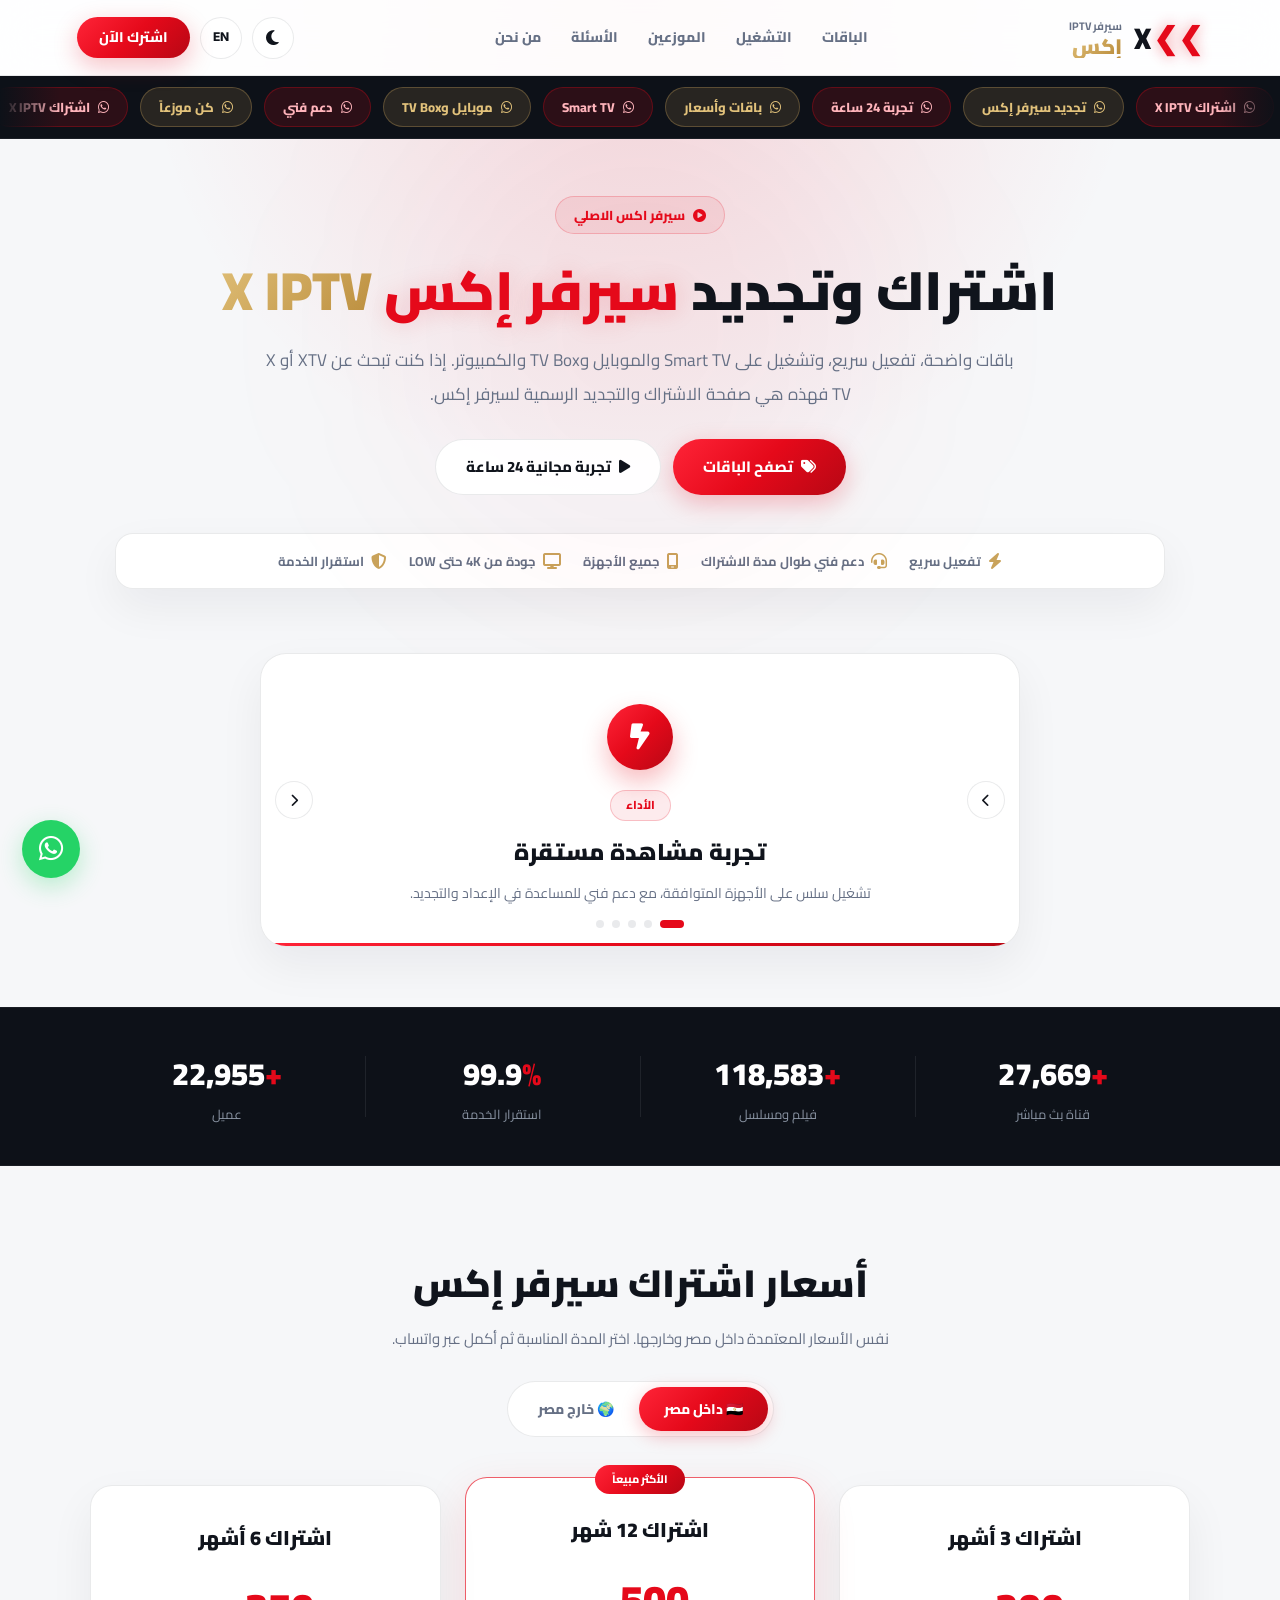
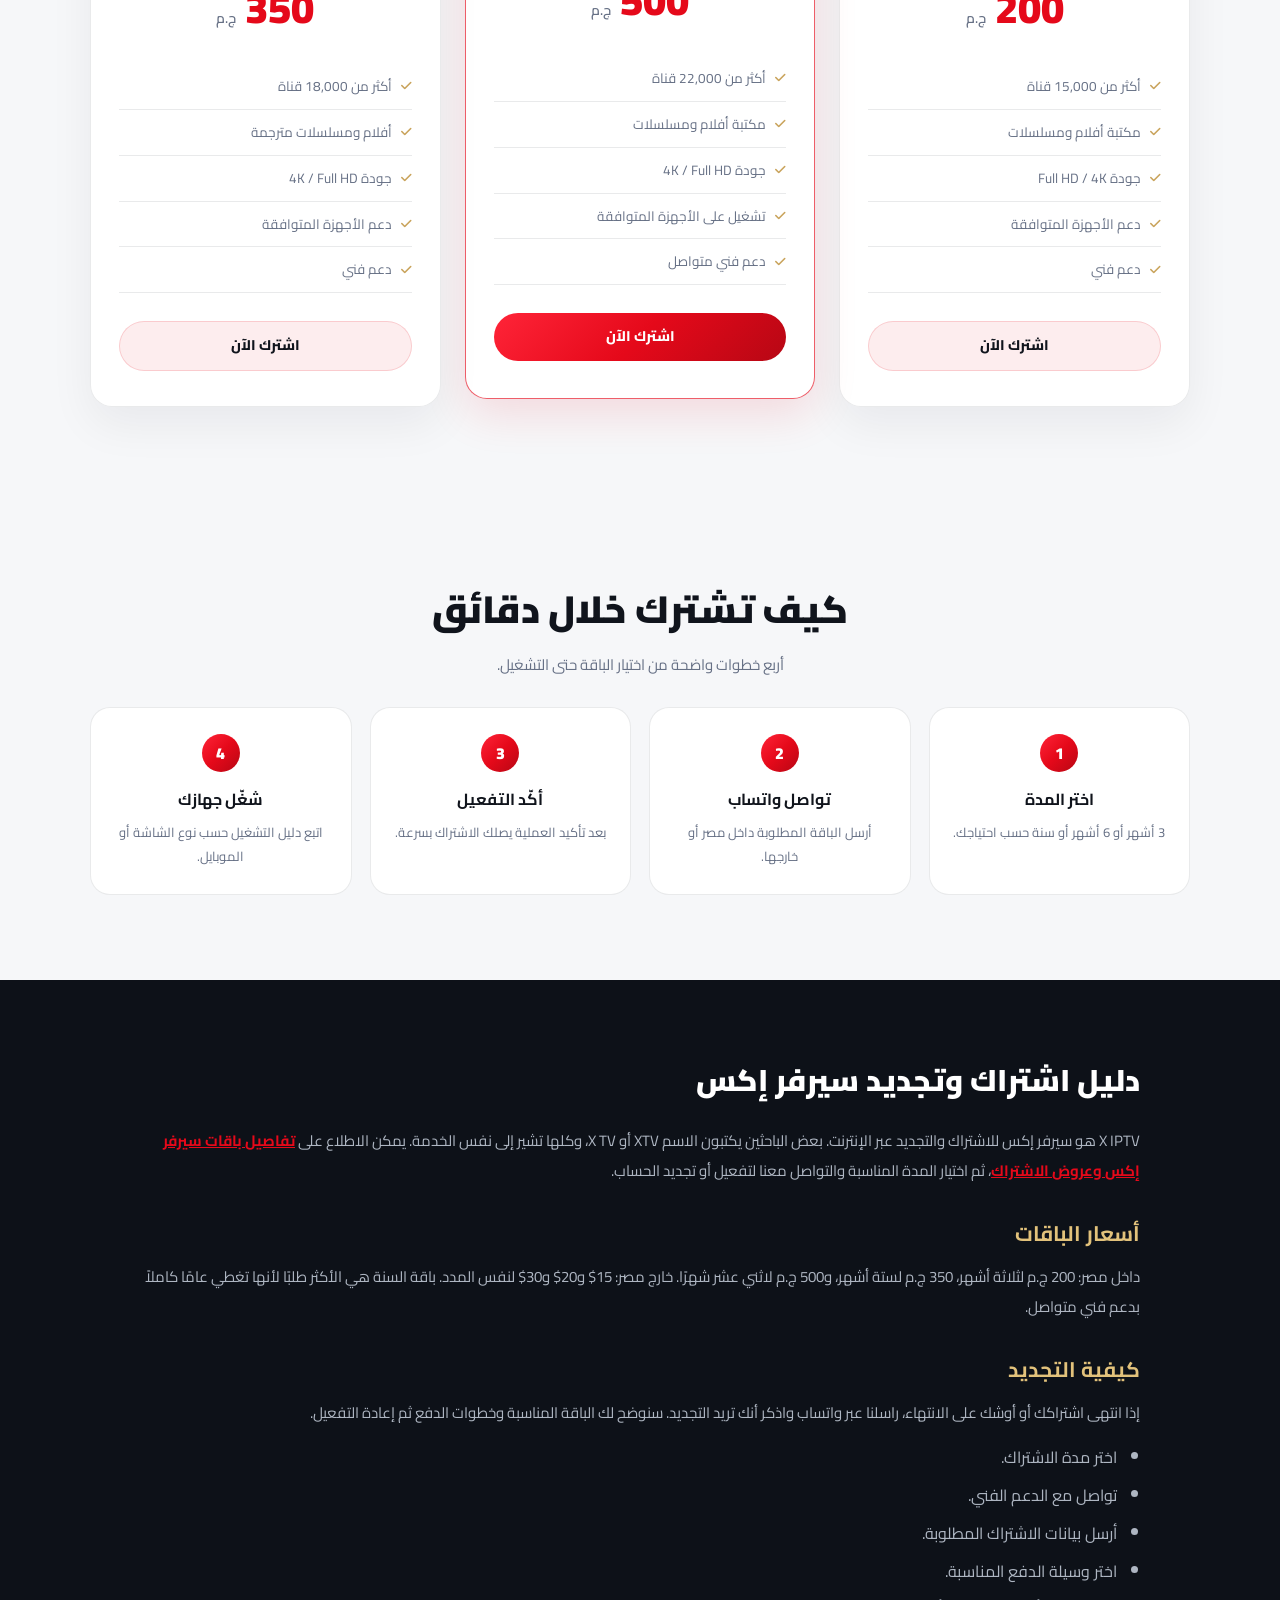
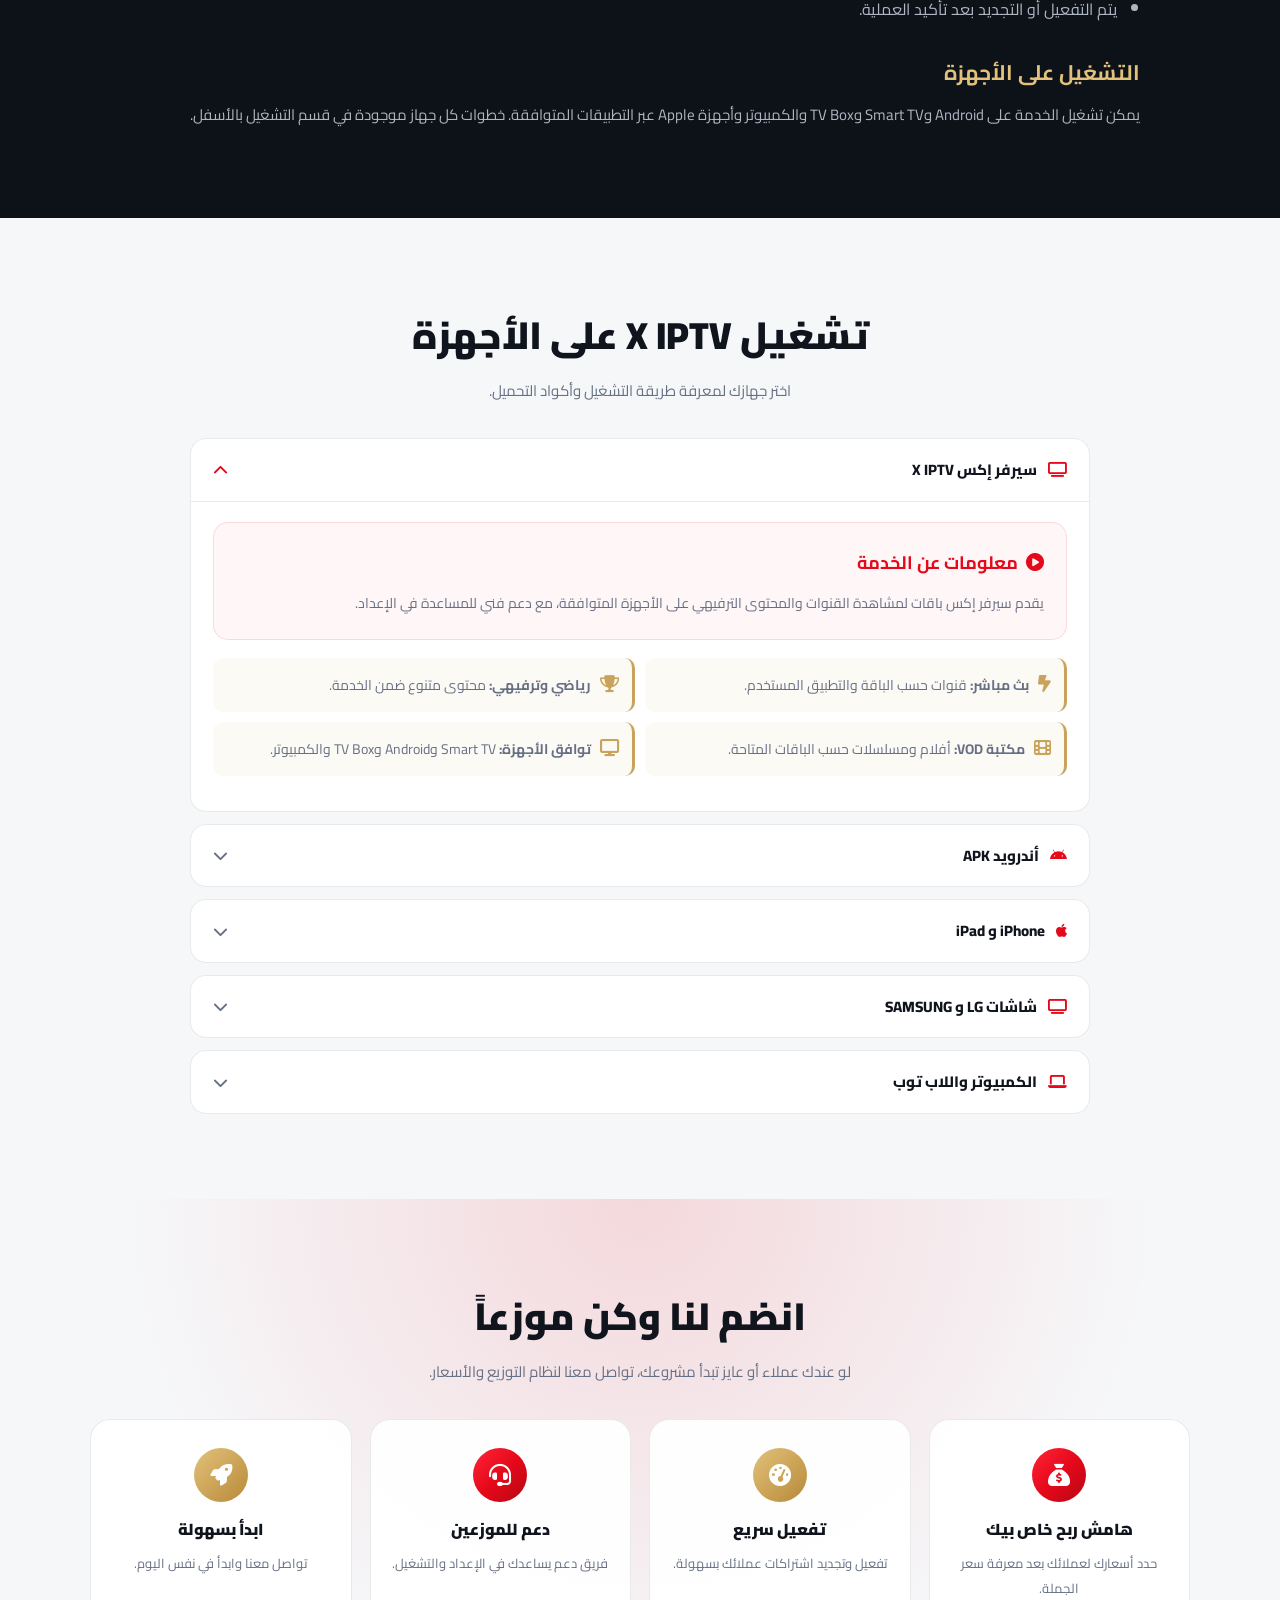
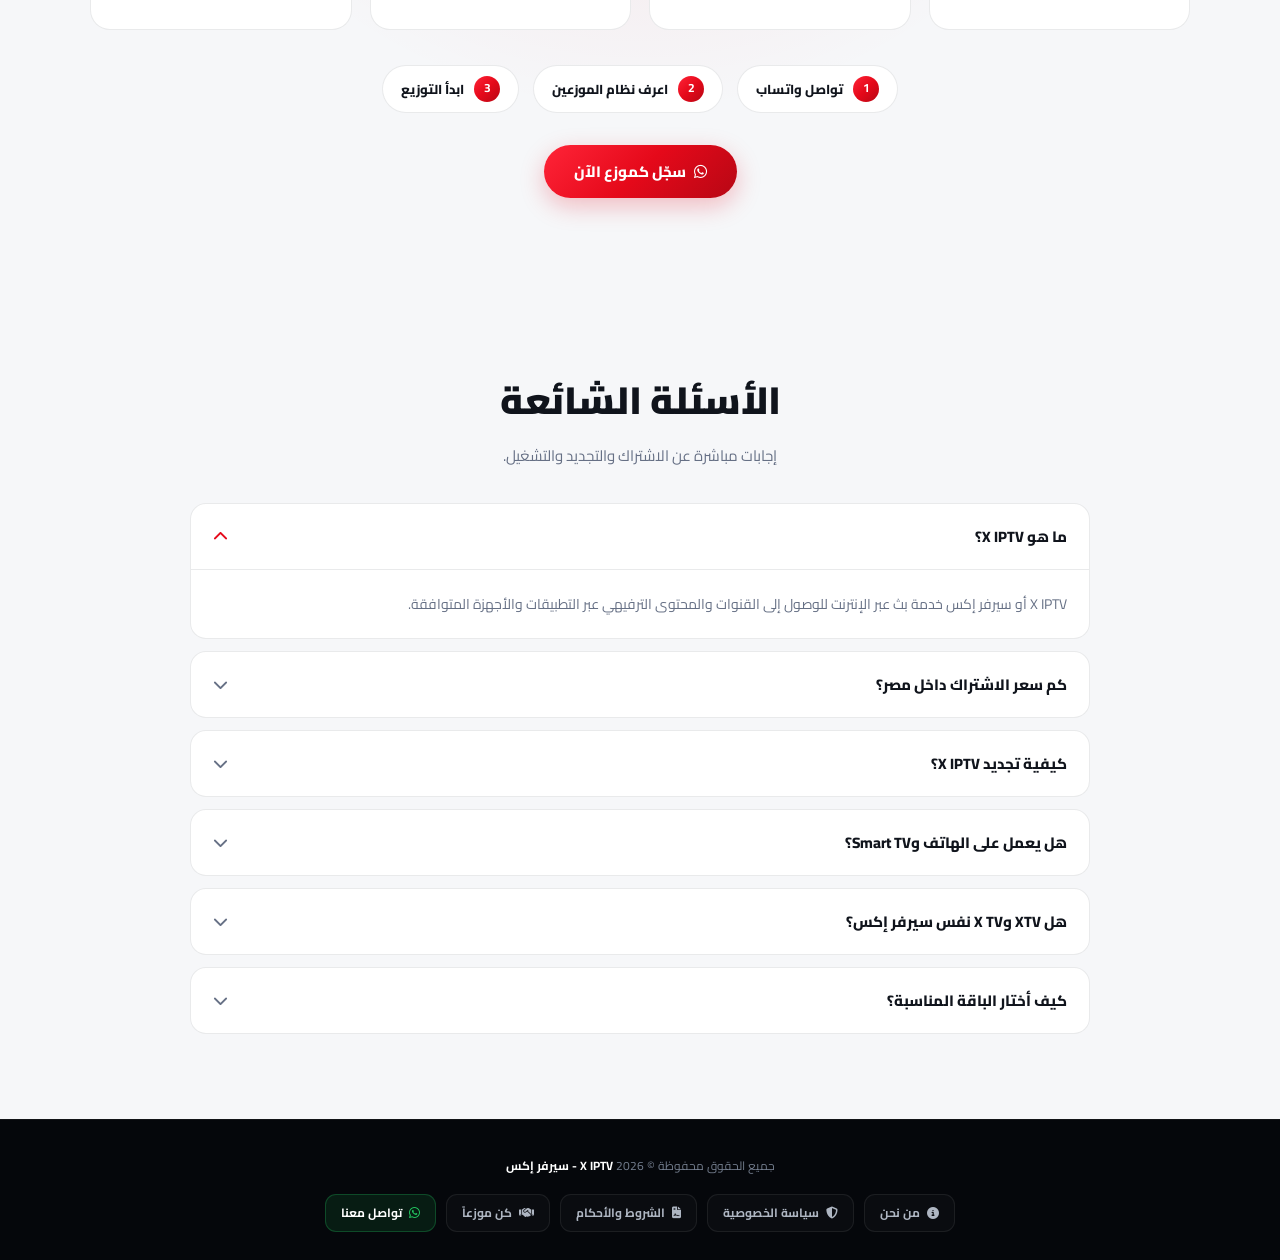
<file: index.html>
<!DOCTYPE html>
<html lang="ar" dir="rtl" data-theme="light">
<head>
        <!-- Google tag (gtag.js) for Google Ads AW-18462139495 -->
    <script async src="https://www.googletagmanager.com/gtag/js?id=AW-18462139495"></script>
    <script>
      window.dataLayer = window.dataLayer || [];
      function gtag(){dataLayer.push(arguments);}
      gtag('js', new Date());
      gtag('config', 'AW-18462139495');
    </script>
    <script defer src="/assets/ads-whatsapp-tracking.js"></script>
    <meta charset="UTF-8">
    <meta name="viewport" content="width=device-width, initial-scale=1.0">
    <title>اشتراك X IPTV | سيرفر اكس الذهبي</title>
    <meta name="description" content="اشترك أو جدّد سيرفر إكس X IPTV (XIPTV) على Smart TV والموبايل وTV Box. باقات 3 و6 و12 شهر داخل مصر من 200 ج.م، وتجربة 24 ساعة ودعم فني طوال الاشتراك.">
    <meta name="robots" content="index, follow, max-image-preview:large, max-snippet:-1, max-video-preview:-1">
    <meta name="author" content="X IPTV">
    <meta name="theme-color" content="#e5091a">
    
    <!-- Canonical & Hreflang الموحدة -->
    <link rel="canonical" href="https://xiptv.live/">
    <link rel="alternate" hreflang="ar" href="https://xiptv.live/">
    <link rel="alternate" hreflang="en" href="https://xiptv.live/en">
    <link rel="alternate" hreflang="x-default" href="https://xiptv.live/">
    
    <link rel="icon" type="image/x-icon" href="/favicon.ico">
    <link rel="icon" type="image/png" sizes="32x32" href="/favicon-32x32.png">
    <link rel="apple-touch-icon" sizes="180x180" href="/apple-touch-icon.png">
    <link rel="manifest" href="/site.webmanifest">
    
    <!-- Open Graph -->
    <meta property="og:type" content="website">
    <meta property="og:site_name" content="X IPTV">
    <meta property="og:locale" content="ar_EG">
    <meta property="og:title" content="اشتراك X IPTV | سيرفر إكس من 200 ج.م">
    <meta property="og:description" content="باقات اشتراك وتجديد سيرفر إكس على الأجهزة المتوافقة، مع أسعار واضحة داخل مصر وخارجها.">
    <meta property="og:url" content="https://xiptv.live/">
    <meta property="og:image" content="https://xiptv.live/logo.png">
    <meta property="og:image:alt" content="شعار X IPTV - سيرفر إكس">
    
    <!-- Twitter Card -->
    <meta name="twitter:card" content="summary_large_image">
    <meta name="twitter:title" content="اشتراك X IPTV | سيرفر إكس من 200 ج.م">
    <meta name="twitter:description" content="باقات اشتراك وتجديد سيرفر إكس مع تشغيل على Smart TV والموبايل.">
    <meta name="twitter:image" content="https://xiptv.live/logo.png">
    
    <link rel="preconnect" href="https://fonts.googleapis.com">
    <link rel="preconnect" href="https://fonts.gstatic.com" crossorigin>
    <link rel="stylesheet" href="https://fonts.googleapis.com/css2?family=Cairo:wght@400;500;600;700;800;900&family=Inter:wght@400;600;800&display=swap">
    <link rel="stylesheet" href="https://cdnjs.cloudflare.com/ajax/libs/font-awesome/6.5.2/css/all.min.css">
    <link rel="stylesheet" href="assets/styles.css">

    <!-- حماية ضد اختفاء المحتوى عن عناكب جوجل بسبب كلاس reveal -->
    <noscript>
        <style>
            .reveal { opacity: 1 !important; visibility: visible !important; transform: none !important; }
        </style>
    </noscript>

    <!-- Schema.org مصحح ومتوافق مع معايير جوجل -->
    <script type="application/ld+json">
    {
      "@context": "https://schema.org",
      "@graph": [
        {
          "@type": "WebSite",
          "@id": "https://xiptv.live/#website",
          "url": "https://xiptv.live/",
          "name": "X IPTV",
          "alternateName": ["سيرفر إكس", "XTV", "X TV", "X Server"],
          "inLanguage": "ar",
          "publisher": { "@id": "https://xiptv.live/#org" }
        },
        {
          "@type": "Organization",
          "@id": "https://xiptv.live/#org",
          "name": "X IPTV",
          "alternateName": "سيرفر إكس",
          "url": "https://xiptv.live/",
          "logo": "https://xiptv.live/logo.png",
          "image": "https://xiptv.live/logo.png",
          "contactPoint": {
            "@type": "ContactPoint",
            "telephone": "+201212515179",
            "contactType": "customer support",
            "availableLanguage": ["ar", "en"],
            "url": "https://wa.me/201212515179"
          }
        },
        {
          "@type": "WebPage",
          "@id": "https://xiptv.live/#webpage",
          "url": "https://xiptv.live/",
          "name": "اشتراك X IPTV | سيرفر إكس من 200 ج.م",
          "description": "اشترك أو جدّد سيرفر إكس X IPTV مع باقات وأسعار واضحة وتشغيل على الأجهزة المتوافقة.",
          "inLanguage": "ar",
          "isPartOf": { "@id": "https://xiptv.live/#website" }
        },
        {
          "@type": "Service",
          "name": "اشتراك X IPTV - سيرفر إكس",
          "description": "اشتراك سيرفر إكس للتشغيل على Smart TV والموبايل وTV Box والكمبيوتر.",
          "provider": { "@id": "https://xiptv.live/#org" },
          "areaServed": "EG",
          "hasOfferCatalog": {
            "@type": "OfferCatalog",
            "name": "باقات X IPTV",
            "itemListElement": [
              {
                "@type": "Offer",
                "itemOffered": { "@type": "Service", "name": "اشتراك 3 أشهر" },
                "price": "200",
                "priceCurrency": "EGP",
                "url": "https://xiptv.live/#pricing"
              },
              {
                "@type": "Offer",
                "itemOffered": { "@type": "Service", "name": "اشتراك 6 أشهر" },
                "price": "350",
                "priceCurrency": "EGP",
                "url": "https://xiptv.live/#pricing"
              },
              {
                "@type": "Offer",
                "itemOffered": { "@type": "Service", "name": "اشتراك 12 شهر" },
                "price": "500",
                "priceCurrency": "EGP",
                "url": "https://xiptv.live/#pricing"
              }
            ]
          }
        },
        {
          "@type": "FAQPage",
          "mainEntity": [
            {
              "@type": "Question",
              "name": "ما هو X IPTV؟",
              "acceptedAnswer": { "@type": "Answer", "text": "X IPTV أو سيرفر إكس خدمة بث عبر الإنترنت للوصول إلى القنوات والمحتوى الترفيهي عبر التطبيقات والأجهزة المتوافقة." }
            },
            {
              "@type": "Question",
              "name": "كم سعر اشتراك X IPTV داخل مصر؟",
              "acceptedAnswer": { "@type": "Answer", "text": "الأسعار داخل مصر: 200 ج.م لـ 3 أشهر، 350 ج.م لـ 6 أشهر، و500 ج.م لاشتراك 12 شهر." }
            },
            {
              "@type": "Question",
              "name": "كيفية تجديد X IPTV؟",
              "acceptedAnswer": { "@type": "Answer", "text": "تواصل عبر واتساب واذكر أنك تريد تجديد اشتراكك الحالي ليتم توضيح خطوات التجديد والباقة المناسبة." }
            },
            {
              "@type": "Question",
              "name": "هل يمكن تشغيل سيرفر إكس على Smart TV والموبايل؟",
              "acceptedAnswer": { "@type": "Answer", "text": "نعم، يمكن التشغيل على Smart TV وAndroid وTV Box وiPhone والكمبيوتر حسب التطبيق المتوافق." }
            },
            {
              "@type": "Question",
              "name": "هل XTV وX TV نفس سيرفر إكس؟",
              "acceptedAnswer": { "@type": "Answer", "text": "نعم. XTV وX TV أسماء شائعة لنفس خدمة X IPTV أو سيرفر إكس." }
            }
          ]
        }
      ]
    }
    </script>
</head>
<body>
<a class="skip-link" href="#main">تخطي إلى المحتوى</a>
<div class="scroll-progress" aria-hidden="true"><span></span></div>

<header>
    <a href="/" class="brand-logo" aria-label="X IPTV الصفحة الرئيسية">
        <div class="logo-graphic"><span class="arrows">❯❯</span><span class="x-white">X</span></div>
        <div class="brand-text-container">
            <span class="brand-text-top">سيرفر IPTV</span>
            <span class="brand-text-bottom">إكس</span>
        </div>
    </a>
    <nav class="site-nav" aria-label="التنقل الرئيسي">
        <a href="#pricing">الباقات</a>
        <a href="#apps">التشغيل</a>
        <a href="#reseller">الموزعين</a>
        <a href="#faq">الأسئلة</a>
        <a href="/about">من نحن</a>
    </nav>
    <div class="header-actions">
        <button type="button" class="menu-toggle" id="menuToggle" aria-label="فتح القائمة" aria-expanded="false"><i class="fa-solid fa-bars"></i></button>
        <button type="button" class="theme-toggle-btn" id="themeToggle" title="تغيير المظهر" aria-label="تغيير المظهر">
            <i class="fa-solid fa-moon" id="themeIcon"></i>
        </button>
        <a href="/en" class="language-toggle-btn" title="English" aria-label="Open English version">EN</a>
        <a href="https://wa.me/201212515179?text=%D8%A7%D9%84%D8%B3%D9%84%D8%A7%D9%85%20%D8%B9%D9%84%D9%8A%D9%83%D9%85%D8%8C%20%D8%A3%D8%B1%D9%8A%D8%AF%20%D8%A7%D9%84%D8%A7%D8%B4%D8%AA%D8%B1%D8%A7%D9%83%20%D9%81%D9%8A%20%D8%B3%D9%8A%D8%B1%D9%81%D8%B1%20IPTV%20%D8%A5%D9%83%D8%B3" class="nav-btn" target="_blank" rel="nofollow noopener noreferrer">اشترك الآن</a>
    </div>
</header>

<div class="ticker-wrap" role="navigation" aria-label="اختصارات التواصل">
    <div class="ticker-track" id="tickerTrack"></div>
</div>

<main id="main">
<section class="hero">
    <div class="badge-pill"><i class="fa-solid fa-circle-play"></i> سيرفر اكس الاصلي</div>
    <h1>اشتراك وتجديد <span class="red-text">سيرفر إكس</span> <span class="silver-text">X IPTV</span></h1>
    <p>باقات واضحة، تفعيل سريع، وتشغيل على Smart TV والموبايل وTV Box والكمبيوتر. إذا كنت تبحث عن XTV أو X TV فهذه هي صفحة الاشتراك والتجديد الرسمية لسيرفر إكس.</p>
    <div class="hero-buttons">
        <a href="#pricing" class="btn-main"><i class="fa-solid fa-tags"></i> تصفح الباقات</a>
        <a href="https://wa.me/201212515179?text=%D8%A7%D9%84%D8%B3%D9%84%D8%A7%D9%85%20%D8%B9%D9%84%D9%8A%D9%83%D9%85%D8%8C%20%D8%A3%D8%B1%D9%8A%D8%AF%20%D8%B7%D9%84%D8%A8%20%D8%AA%D8%AC%D8%B1%D8%A8%D8%A9%20%D9%85%D8%AC%D8%A7%D9%86%D9%8A%D9%87%2024%20%D8%B3%D8%A7%D8%B9%D8%A9%20%D9%84%D8%B3%D9%8A%D8%B1%D9%81%D8%B1%20IPTV%20%D8%A5%D9%83%D8%B3" class="btn-sec" target="_blank" rel="nofollow noopener noreferrer"><i class="fa-solid fa-play"></i> تجربة مجانية 24 ساعة</a>
    </div>
    <div class="trust-banner">
        <div class="trust-item"><i class="fa-solid fa-bolt"></i> تفعيل سريع</div>
        <div class="trust-item"><i class="fa-solid fa-headset"></i> دعم فني طوال مدة الاشتراك</div>
        <div class="trust-item"><i class="fa-solid fa-mobile-screen"></i> جميع الأجهزة</div>
        <div class="trust-item"><i class="fa-solid fa-display"></i> جودة من 4K حتى LOW</div>
        <div class="trust-item"><i class="fa-solid fa-shield-halved"></i> استقرار الخدمة</div>
    </div>
</section>

<section class="promo-slider reveal" aria-label="مميزات الخدمة">
    <h2 style="position:absolute;width:1px;height:1px;padding:0;margin:-1px;overflow:hidden;clip:rect(0,0,0,0);white-space:nowrap;border:0">مميزات اشتراك سيرفر إكس</h2>
    <div class="slider-box">
        <button class="slider-nav prev" type="button" aria-label="الشريحة السابقة"><i class="fa-solid fa-chevron-right"></i></button>
        <div class="slide active">
            <div class="slide-icon-circle accent-red"><i class="fa-solid fa-bolt-lightning"></i></div>
            <span class="slide-tag accent-red">الأداء</span>
            <h3>تجربة مشاهدة مستقرة</h3>
            <p>تشغيل سلس على الأجهزة المتوافقة، مع دعم فني للمساعدة في الإعداد والتجديد.</p>
        </div>
        <div class="slide">
            <div class="slide-icon-circle accent-gold"><i class="fa-solid fa-bolt"></i></div>
            <span class="slide-tag accent-gold">السرعة</span>
            <h3>اشتراك وتجديد بسهولة</h3>
            <p>اختَر الباقة المناسبة ثم تواصل عبر واتساب لتفعيل أو تجديد سيرفر إكس.</p>
        </div>
        <div class="slide">
            <div class="slide-icon-circle accent-red"><i class="fa-solid fa-headset"></i></div>
            <span class="slide-tag accent-red">الدعم</span>
            <h3>دعم فني أثناء الاشتراك</h3>
            <p>مساعدة في التشغيل والإعداد والتجديد حسب نوع جهازك.</p>
        </div>
        <div class="slide">
            <div class="slide-icon-circle accent-gold"><i class="fa-solid fa-display"></i></div>
            <span class="slide-tag accent-gold">التوافق</span>
            <h3>أجهزة متعددة</h3>
            <p>موبايل وSmart TV وTV Box والكمبيوتر حسب التطبيق المستخدم.</p>
        </div>
        <div class="slide">
            <div class="slide-icon-circle accent-red"><i class="fa-solid fa-play"></i></div>
            <span class="slide-tag accent-red">بدون مخاطرة</span>
            <h3>اسأل عن التجربة</h3>
            <p>إذا كانت التجربة متاحة، تواصل معنا عبر واتساب قبل الاشتراك.</p>
        </div>
        <button class="slider-nav next" type="button" aria-label="الشريحة التالية"><i class="fa-solid fa-chevron-left"></i></button>
        <div class="slider-dots" id="sliderDots"></div>
        <div class="slider-progress-track"><div class="slider-progress-bar" id="sliderProgressBar"></div></div>
    </div>
</section>

<section class="stats-section" aria-label="أرقام الخدمة">
    <h2 style="position:absolute;width:1px;height:1px;padding:0;margin:-1px;overflow:hidden;clip:rect(0,0,0,0);white-space:nowrap;border:0">إحصائيات الخدمة</h2>
    <div class="stat-item"><h3><span class="plus-red">+</span><span data-count="28000">28000</span></h3><p>قناة بث مباشر</p></div>
    <div class="stat-item"><h3><span class="plus-red">+</span><span data-count="120000">120000</span></h3><p>فيلم ومسلسل</p></div>
    <div class="stat-item"><h3>99.9<span class="percent-red">%</span></h3><p>استقرار الخدمة</p></div>
    <div class="stat-item"><h3><span class="plus-red">+</span><span data-count="23230">23230</span></h3><p>عميل</p></div>
</section>

<section class="pricing-section reveal" id="pricing" aria-labelledby="pricing-title">
    <h2 class="section-title" id="pricing-title">أسعار اشتراك سيرفر إكس</h2>
    <p class="section-subtitle">نفس الأسعار المعتمدة داخل مصر وخارجها. اختر المدة المناسبة ثم أكمل عبر واتساب.</p>
    <div class="region-selector" role="group" aria-label="اختيار المنطقة">
        <button type="button" class="region-btn active" id="btnEgypt" aria-pressed="true" onclick="setRegion('egypt')">🇪🇬 داخل مصر</button>
        <button type="button" class="region-btn" id="btnIntl" aria-pressed="false" onclick="setRegion('intl')">🌍 خارج مصر</button>
    </div>
    <div class="pricing-grid">
        <article class="price-card">
            <h3>اشتراك 3 أشهر</h3>
            <div class="price" id="price-3m">200 <span>ج.م</span></div>
            <ul class="features-list">
                <li><i class="fa-solid fa-check"></i> أكثر من 15,000 قناة</li>
                <li><i class="fa-solid fa-check"></i> مكتبة أفلام ومسلسلات</li>
                <li><i class="fa-solid fa-check"></i> جودة Full HD / 4K</li>
                <li><i class="fa-solid fa-check"></i> دعم الأجهزة المتوافقة</li>
                <li><i class="fa-solid fa-check"></i> دعم فني</li>
            </ul>
            <a href="https://wa.me/201212515179?text=%D8%A7%D9%84%D8%B3%D9%84%D8%A7%D9%85%20%D8%B9%D9%84%D9%8A%D9%83%D9%85%D8%8C%20%D8%A3%D8%B1%D9%8A%D8%AF%20%D8%A7%D9%84%D8%A7%D8%B4%D8%AA%D8%B1%D8%A7%D9%83%20%D9%81%D9%8A%20%D8%A8%D8%A7%D9%82%D8%A9%203%20%D8%A3%D8%B4%D9%87%D8%B1%20(200%20%D8%AC.%D9%85)" class="card-btn" id="btn-3m-link" target="_blank" rel="nofollow noopener noreferrer">اشترك الآن</a>
        </article>
        <article class="price-card featured">
            <div class="badge-popular">الأكثر مبيعاً</div>
            <h3>اشتراك 12 شهر</h3>
            <div class="price" id="price-12m">500 <span>ج.م</span></div>
            <ul class="features-list">
                <li><i class="fa-solid fa-check"></i> أكثر من 22,000 قناة</li>
                <li><i class="fa-solid fa-check"></i> مكتبة أفلام ومسلسلات</li>
                <li><i class="fa-solid fa-check"></i> جودة 4K / Full HD</li>
                <li><i class="fa-solid fa-check"></i> تشغيل على الأجهزة المتوافقة</li>
                <li><i class="fa-solid fa-check"></i> دعم فني متواصل</li>
            </ul>
            <a href="https://wa.me/201212515179?text=%D8%A7%D9%84%D8%B3%D9%84%D8%A7%D9%85%20%D8%B9%D9%84%D9%8A%D9%83%D9%85%D8%8C%20%D8%A3%D8%B1%D9%8A%D8%AF%20%D8%A7%D9%84%D8%A7%D8%B4%D8%AA%D8%B1%D8%A7%D9%83%20%D9%81%D9%8A%20%D8%A7%D9%84%D8%A8%D8%A7%D9%82%D8%A9%20%D8%A7%D9%84%D9%85%D9%85%D9%8A%D8%B2%D8%A9%2012%20%D8%B4%D9%87%D8%B1%20(500%20%D8%AC.%D9%85)" class="card-btn" id="btn-12m-link" target="_blank" rel="nofollow noopener noreferrer">اشترك الآن</a>
        </article>
        <article class="price-card">
            <h3>اشتراك 6 أشهر</h3>
            <div class="price" id="price-6m">350 <span>ج.م</span></div>
            <ul class="features-list">
                <li><i class="fa-solid fa-check"></i> أكثر من 18,000 قناة</li>
                <li><i class="fa-solid fa-check"></i> أفلام ومسلسلات مترجمة</li>
                <li><i class="fa-solid fa-check"></i> جودة 4K / Full HD</li>
                <li><i class="fa-solid fa-check"></i> دعم الأجهزة المتوافقة</li>
                <li><i class="fa-solid fa-check"></i> دعم فني</li>
            </ul>
            <a href="https://wa.me/201212515179?text=%D8%A7%D9%84%D8%B3%D9%84%D8%A7%D9%85%20%D8%B9%D9%84%D9%8A%D9%83%D9%85%D8%8C%20%D8%A3%D8%B1%D9%8A%D8%AF%20%D8%A7%D9%84%D8%A7%D8%B4%D8%AA%D8%B1%D8%A7%D9%83%20%D9%81%D9%8A%20%D8%A8%D8%A7%D9%82%D8%A9%206%20%D8%A3%D8%B4%D9%87%D8%B1%20(350%20%D8%AC.%D9%85)" class="card-btn" id="btn-6m-link" target="_blank" rel="nofollow noopener noreferrer">اشترك الآن</a>
        </article>
    </div>
</section>

<section class="steps-section reveal" aria-labelledby="steps-title">
    <h2 class="section-title" id="steps-title">كيف تشترك خلال دقائق</h2>
    <p class="section-subtitle">أربع خطوات واضحة من اختيار الباقة حتى التشغيل.</p>
    <div class="steps-grid">
        <div class="step-card"><div class="step-num">1</div><h3>اختر المدة</h3><p>3 أشهر أو 6 أشهر أو سنة حسب احتياجك.</p></div>
        <div class="step-card"><div class="step-num">2</div><h3>تواصل واتساب</h3><p>أرسل الباقة المطلوبة داخل مصر أو خارجها.</p></div>
        <div class="step-card"><div class="step-num">3</div><h3>أكّد التفعيل</h3><p>بعد تأكيد العملية يصلك الاشتراك بسرعة.</p></div>
        <div class="step-card"><div class="step-num">4</div><h3>شغّل جهازك</h3><p>اتبع دليل التشغيل حسب نوع الشاشة أو الموبايل.</p></div>
    </div>
</section>

<section class="seo-info-section" id="subscription-info">
    <div class="seo-info-container">
        <h2>دليل اشتراك وتجديد سيرفر إكس</h2>
        <p>X IPTV هو سيرفر إكس للاشتراك والتجديد عبر الإنترنت. بعض الباحثين يكتبون الاسم XTV أو X TV، وكلها تشير إلى نفس الخدمة. يمكن الاطلاع على <a href="/offer" style="color:var(--red);font-weight:700;text-decoration:underline">تفاصيل باقات سيرفر إكس وعروض الاشتراك</a>، ثم اختيار المدة المناسبة والتواصل معنا لتفعيل أو تجديد الحساب.</p>
        <h3>أسعار الباقات</h3>
        <p>داخل مصر: 200 ج.م لثلاثة أشهر، 350 ج.م لستة أشهر، و500 ج.م لاثني عشر شهرًا. خارج مصر: 15$ و20$ و30$ لنفس المدد. باقة السنة هي الأكثر طلبًا لأنها تغطي عامًا كاملاً بدعم فني متواصل.</p>
        <h3>كيفية التجديد</h3>
        <p>إذا انتهى اشتراكك أو أوشك على الانتهاء، راسلنا عبر واتساب واذكر أنك تريد التجديد. سنوضح لك الباقة المناسبة وخطوات الدفع ثم إعادة التفعيل.</p>
        <ul>
            <li>اختر مدة الاشتراك.</li>
            <li>تواصل مع الدعم الفني.</li>
            <li>أرسل بيانات الاشتراك المطلوبة.</li>
            <li>اختر وسيلة الدفع المناسبة.</li>
            <li>يتم التفعيل أو التجديد بعد تأكيد العملية.</li>
        </ul>
        <h3>التشغيل على الأجهزة</h3>
        <p>يمكن تشغيل الخدمة على Android وSmart TV وTV Box والكمبيوتر وأجهزة Apple عبر التطبيقات المتوافقة. خطوات كل جهاز موجودة في قسم التشغيل بالأسفل.</p>
    </div>
</section>

<section class="apps-section reveal" id="apps">
    <h2 class="section-title">تشغيل X IPTV على الأجهزة</h2>
    <p class="section-subtitle">اختر جهازك لمعرفة طريقة التشغيل وأكواد التحميل.</p>
    <div class="accordion-container">
        <div class="accordion-item active">
            <div class="accordion-header" onclick="toggleAccordion(this)"><span><i class="fa-solid fa-tv icon-device"></i> سيرفر إكس X IPTV</span><i class="fa-solid fa-chevron-down toggle-icon"></i></div>
            <div class="accordion-content">
                <div class="rich-desc-box">
                    <h3><i class="fa-solid fa-circle-play"></i> معلومات عن الخدمة</h3>
                    <p>يقدم سيرفر إكس باقات لمشاهدة القنوات والمحتوى الترفيهي على الأجهزة المتوافقة، مع دعم فني للمساعدة في الإعداد.</p>
                </div>
                <div class="feature-bullets">
                    <div class="feature-bullet-item"><i class="fa-solid fa-bolt-lightning"></i><div><strong>بث مباشر:</strong> قنوات حسب الباقة والتطبيق المستخدم.</div></div>
                    <div class="feature-bullet-item"><i class="fa-solid fa-trophy"></i><div><strong>رياضي وترفيهي:</strong> محتوى متنوع ضمن الخدمة.</div></div>
                    <div class="feature-bullet-item"><i class="fa-solid fa-film"></i><div><strong>مكتبة VOD:</strong> أفلام ومسلسلات حسب الباقات المتاحة.</div></div>
                    <div class="feature-bullet-item"><i class="fa-solid fa-display"></i><div><strong>توافق الأجهزة:</strong> Smart TV وAndroid وTV Box والكمبيوتر.</div></div>
                </div>
            </div>
        </div>
        <div class="accordion-item">
            <div class="accordion-header" onclick="toggleAccordion(this)"><span><i class="fa-brands fa-android icon-device"></i> أندرويد APK</span><i class="fa-solid fa-chevron-down toggle-icon"></i></div>
            <div class="accordion-content">
                <p>حمّل تطبيق سيرفر إكس على الموبايل أو شاشات Android وأجهزة TV Box.</p>
                <div style="margin-top:15px;">
                    <a href="https://eurofinal.site/XTV_PRO.apk" class="download-btn-inline" target="_blank" rel="nofollow noopener noreferrer"><i class="fa-solid fa-download"></i> XTV PRO</a>
                    <a href="https://eurofinal.site/XTV_Code_V3.apk" class="download-btn-inline" target="_blank" rel="nofollow noopener noreferrer"><i class="fa-solid fa-download"></i> XTV Code V3</a>
                </div>
                <p style="margin-top:15px;">أكواد Downloader (اضغط للنسخ):
                    <span class="code-badge" data-copy="5833417">5833417</span>
                    <span class="code-badge" data-copy="7814261">7814261</span>
                    <span class="code-badge" data-copy="8539550">8539550</span>
                    <span class="code-badge" data-copy="2965285">2965285</span>
                </p>
            </div>
        </div>
        <div class="accordion-item">
            <div class="accordion-header" onclick="toggleAccordion(this)"><span><i class="fa-brands fa-apple icon-device"></i> iPhone و iPad</span><i class="fa-solid fa-chevron-down toggle-icon"></i></div>
            <div class="accordion-content">
                <p>استخدم تطبيقات IPTV المتوافقة مع نظام Apple.</p>
                <div style="margin-top:15px;">
                    <a href="https://apps.apple.com/kw/app/smarters-player-lite/id1628995509?l=ar" class="download-btn-inline" target="_blank" rel="nofollow noopener noreferrer"><i class="fa-brands fa-apple"></i> Smarters Player Lite</a>
                    <a href="https://apps.apple.com/eg/app/code-play/id1661811116?l=ar" class="download-btn-inline" target="_blank" rel="nofollow noopener noreferrer"><i class="fa-brands fa-apple"></i> Code Play</a>
                </div>
                <p style="margin-top:15px;">كود Code Play: <span class="code-badge" data-copy="070">070</span></p>
            </div>
        </div>
        <div class="accordion-item">
            <div class="accordion-header" onclick="toggleAccordion(this)"><span><i class="fa-solid fa-tv icon-device"></i> شاشات LG و SAMSUNG</span><i class="fa-solid fa-chevron-down toggle-icon"></i></div>
            <div class="accordion-content">
                <div class="rich-desc-box">
                    <h3><i class="fa-solid fa-display"></i> التشغيل على الشاشات الذكية</h3>
                    <p>ابحث عن تطبيق <strong>PLAYER 0</strong> ثم اختر <strong>PORTAL CODE</strong>.</p>
                </div>
                <p>كود الدخول: <span class="code-badge" data-copy="75886993">75886993</span></p>
                <p style="margin-top:12px;">بعد إدخال الكود أدخل اسم المستخدم وكلمة السر الخاصة باشتراكك.</p>
            </div>
        </div>
        <div class="accordion-item">
            <div class="accordion-header" onclick="toggleAccordion(this)"><span><i class="fa-solid fa-laptop icon-device"></i> الكمبيوتر واللاب توب</span><i class="fa-solid fa-chevron-down toggle-icon"></i></div>
            <div class="accordion-content">
                يمكنك التشغيل على Windows عبر تطبيق IPTV متوافق.
                <a href="https://www.mhiptv.net/iptv/IPTVSmartersPro-1.1.1.exe" class="download-btn-inline" target="_blank" rel="nofollow noopener noreferrer">تحميل التطبيق</a>
            </div>
        </div>
    </div>
</section>

<section class="reseller-section reveal" id="reseller" aria-labelledby="reseller-title">
    <h2 class="section-title" id="reseller-title">انضم لنا وكن موزعاً</h2>
    <p class="section-subtitle">لو عندك عملاء أو عايز تبدأ مشروعك، تواصل معنا لنظام التوزيع والأسعار.</p>
    <div class="reseller-grid">
        <div class="reseller-card"><i class="fa-solid fa-sack-dollar"></i><h3>هامش ربح خاص بيك</h3><p>حدد أسعارك لعملائك بعد معرفة سعر الجملة.</p></div>
        <div class="reseller-card"><i class="fa-solid fa-gauge-high"></i><h3>تفعيل سريع</h3><p>تفعيل وتجديد اشتراكات عملائك بسهولة.</p></div>
        <div class="reseller-card"><i class="fa-solid fa-headset"></i><h3>دعم للموزعين</h3><p>فريق دعم يساعدك في الإعداد والتشغيل.</p></div>
        <div class="reseller-card"><i class="fa-solid fa-rocket"></i><h3>ابدأ بسهولة</h3><p>تواصل معنا وابدأ في نفس اليوم.</p></div>
    </div>
    <div class="reseller-steps">
        <div class="reseller-step"><b>1</b> تواصل واتساب</div>
        <div class="reseller-step"><b>2</b> اعرف نظام الموزعين</div>
        <div class="reseller-step"><b>3</b> ابدأ التوزيع</div>
    </div>
    <a href="https://wa.me/201212515179?text=%D8%A7%D9%84%D8%B3%D9%84%D8%A7%D9%85%20%D8%B9%D9%84%D9%8A%D9%83%D9%85%D8%8C%20%D8%A3%D8%B1%D9%8A%D8%AF%20%D8%A3%D9%86%20%D8%A3%D8%B5%D8%A8%D8%AD%20%D9%85%D9%88%D8%B2%D8%B9%D8%A7%D9%8B%20%D9%84%D8%B3%D9%8A%D8%B1%D9%81%D8%B1%20X%20IPTV" class="btn-main" target="_blank" rel="nofollow noopener noreferrer"><i class="fa-brands fa-whatsapp"></i> سجّل كموزع الآن</a>
</section>

<section class="faq-section reveal" id="faq">
    <h2 class="section-title">الأسئلة الشائعة</h2>
    <p class="section-subtitle">إجابات مباشرة عن الاشتراك والتجديد والتشغيل.</p>
    <div class="faq-container">
        <div class="faq-item active">
            <button type="button" aria-expanded="true">ما هو X IPTV؟ <i class="fa-solid fa-chevron-down toggle-icon"></i></button>
            <div class="faq-answer"><p>X IPTV أو سيرفر إكس خدمة بث عبر الإنترنت للوصول إلى القنوات والمحتوى الترفيهي عبر التطبيقات والأجهزة المتوافقة.</p></div>
        </div>
        <div class="faq-item">
            <button type="button" aria-expanded="false">كم سعر الاشتراك داخل مصر؟ <i class="fa-solid fa-chevron-down toggle-icon"></i></button>
            <div class="faq-answer"><p>200 ج.م لـ 3 أشهر، 350 ج.م لـ 6 أشهر، و500 ج.م لاشتراك 12 شهر.</p></div>
        </div>
        <div class="faq-item">
            <button type="button" aria-expanded="false">كيفية تجديد X IPTV؟ <i class="fa-solid fa-chevron-down toggle-icon"></i></button>
            <div class="faq-answer"><p>تواصل مع الدعم عبر واتساب واذكر أنك تريد تجديد اشتراكك الحالي ليتم توضيح الخطوات.</p></div>
        </div>
        <div class="faq-item">
            <button type="button" aria-expanded="false">هل يعمل على الهاتف وSmart TV؟ <i class="fa-solid fa-chevron-down toggle-icon"></i></button>
            <div class="faq-answer"><p>نعم، على الأجهزة المتوافقة مع تطبيقات IPTV، وتختلف خطوات الإعداد حسب الجهاز.</p></div>
        </div>
        <div class="faq-item">
            <button type="button" aria-expanded="false">هل XTV وX TV نفس سيرفر إكس؟ <i class="fa-solid fa-chevron-down toggle-icon"></i></button>
            <div class="faq-answer"><p>نعم. هذه أسماء شائعة لنفس خدمة X IPTV. يمكنك التواصل معنا لتأكيد الباقة المناسبة لجهازك.</p></div>
        </div>
        <div class="faq-item">
            <button type="button" aria-expanded="false">كيف أختار الباقة المناسبة؟ <i class="fa-solid fa-chevron-down toggle-icon"></i></button>
            <div class="faq-answer"><p>اختر المدة من قسم الباقات. إذا احتجت مساعدة في الاختيار أو التجديد راسلنا عبر واتساب.</p></div>
        </div>
    </div>
</section>
</main>

<footer>
    <p>جميع الحقوق محفوظة © 2026 <strong>X IPTV - سيرفر إكس</strong></p>
    <div class="footer-links">
        <a href="/about"><i class="fa-solid fa-circle-info"></i> من نحن</a>
        <a href="/privacy"><i class="fa-solid fa-shield-halved"></i> سياسة الخصوصية</a>
        <a href="/terms"><i class="fa-solid fa-file-contract"></i> الشروط والأحكام</a>
        <a href="#reseller"><i class="fa-solid fa-handshake"></i> كن موزعاً</a>
        <a href="https://wa.me/201212515179?text=%D8%A7%D9%84%D8%B3%D9%84%D8%A7%D9%85%20%D8%B9%D9%84%D9%8A%D9%83%D9%85%D8%8C%20%D8%A3%D8%B1%D9%8A%D8%AF%20%D8%A7%D9%84%D8%AA%D9%88%D8%A7%D8%B5%D9%84%20%D9%85%D8%B9%20X%20IPTV" target="_blank" rel="nofollow noopener noreferrer" class="footer-contact"><i class="fa-brands fa-whatsapp"></i> تواصل معنا</a>
    </div>
</footer>

<a href="https://wa.me/201212515179?text=%D8%A7%D9%84%D8%B3%D9%84%D8%A7%D9%85%20%D8%B9%D9%84%D9%8A%D9%83%D9%85%D8%8C%20%D8%A3%D8%B1%D9%8A%D8%AF%20%D8%A7%D9%84%D8%A7%D8%B3%D8%AA%D9%81%D8%B3%D8%A7%D8%B1%20%D8%B9%D9%86%20%D8%B3%D9%8A%D8%B1%D9%81%D8%B1%20IPTV%20%D8%A5%D9%83%D8%B3" class="whatsapp-float" target="_blank" rel="nofollow noopener noreferrer" aria-label="التواصل عبر واتساب"><i class="fa-brands fa-whatsapp"></i></a>
<div class="mobile-cta"><a href="https://wa.me/201212515179?text=%D8%A7%D9%84%D8%B3%D9%84%D8%A7%D9%85%20%D8%B9%D9%84%D9%8A%D9%83%D9%85%D8%8C%20%D8%A3%D8%B1%D9%8A%D8%AF%20%D8%A7%D9%84%D8%A7%D8%B4%D8%AA%D8%B1%D8%A7%D9%83%20%D9%81%D9%8A%20%D8%B3%D9%8A%D8%B1%D9%81%D8%B1%20IPTV%20%D8%A5%D9%83%D8%B3" target="_blank" rel="nofollow noopener noreferrer"><i class="fa-brands fa-whatsapp"></i> اشترك عبر واتساب</a></div>
<div class="toast" id="toast" role="status"></div>
<script src="assets/app.js" defer></script>
</body>
</html>
</file>
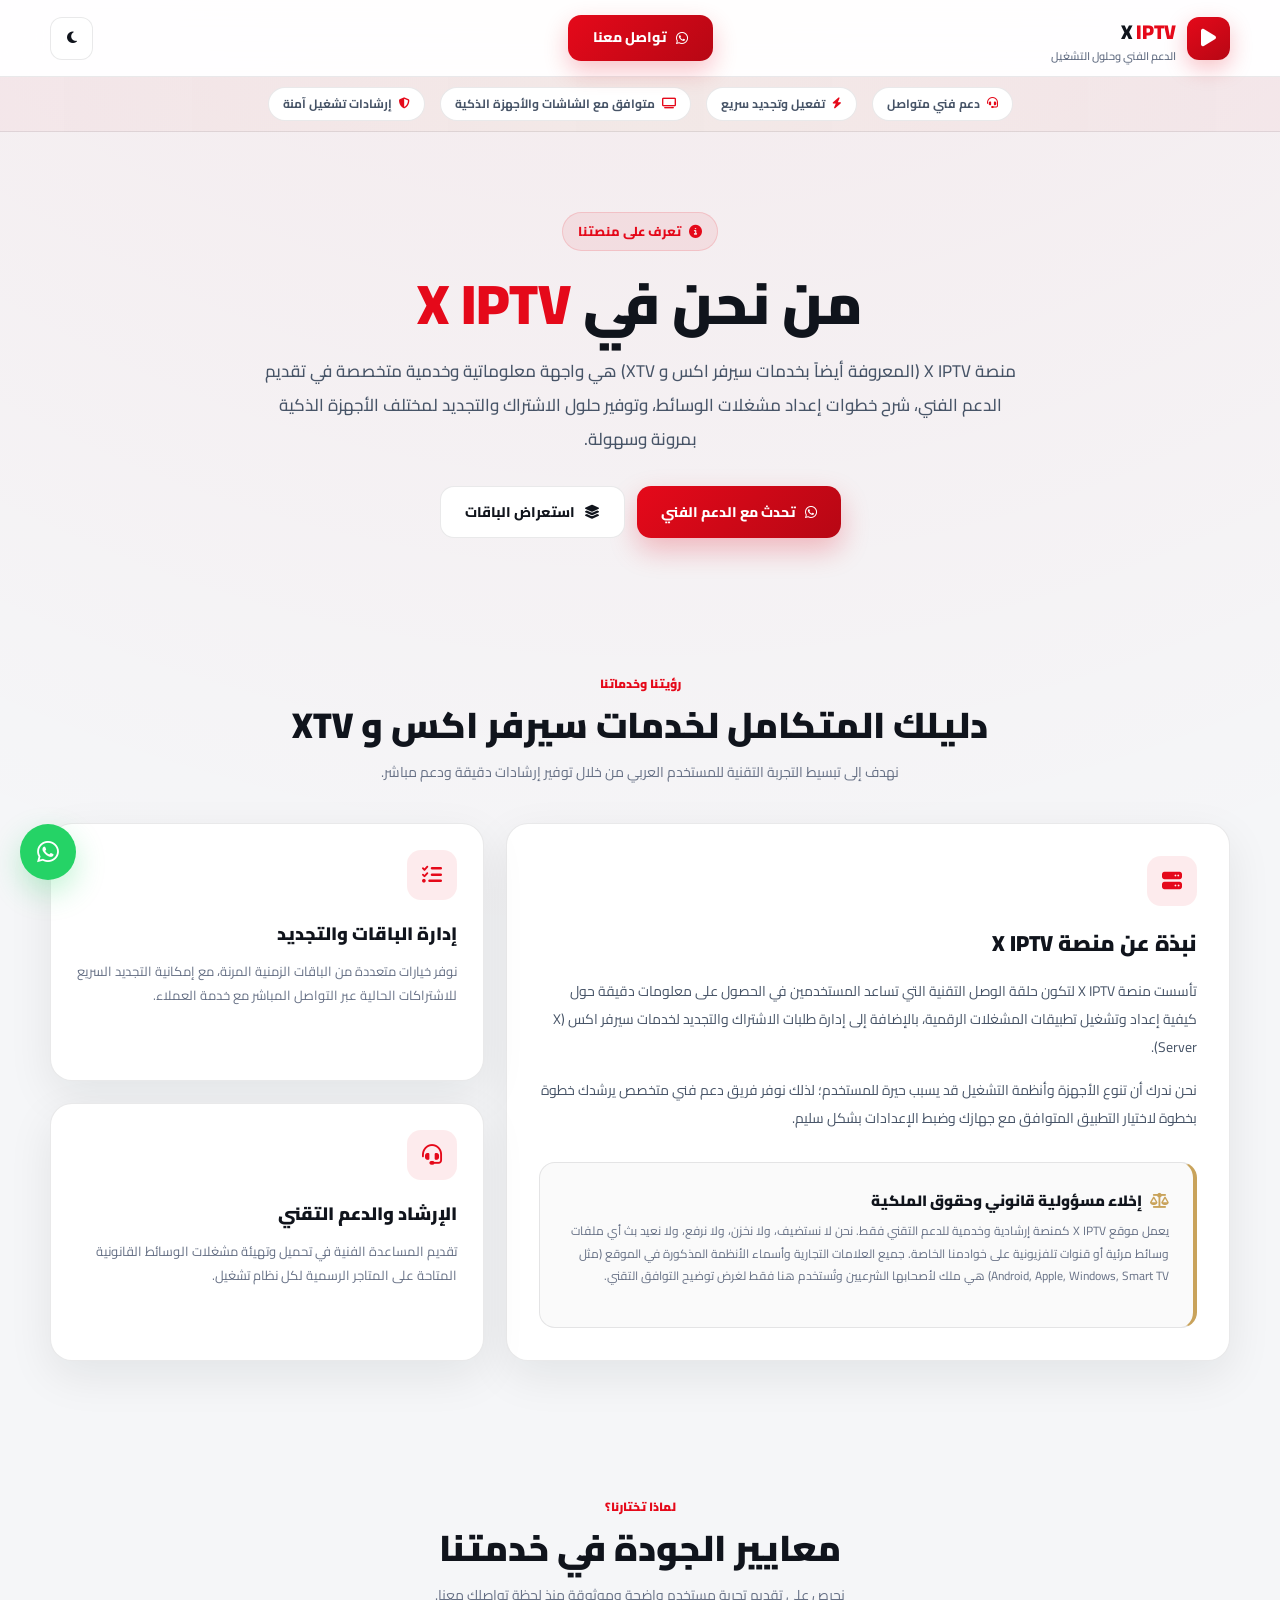
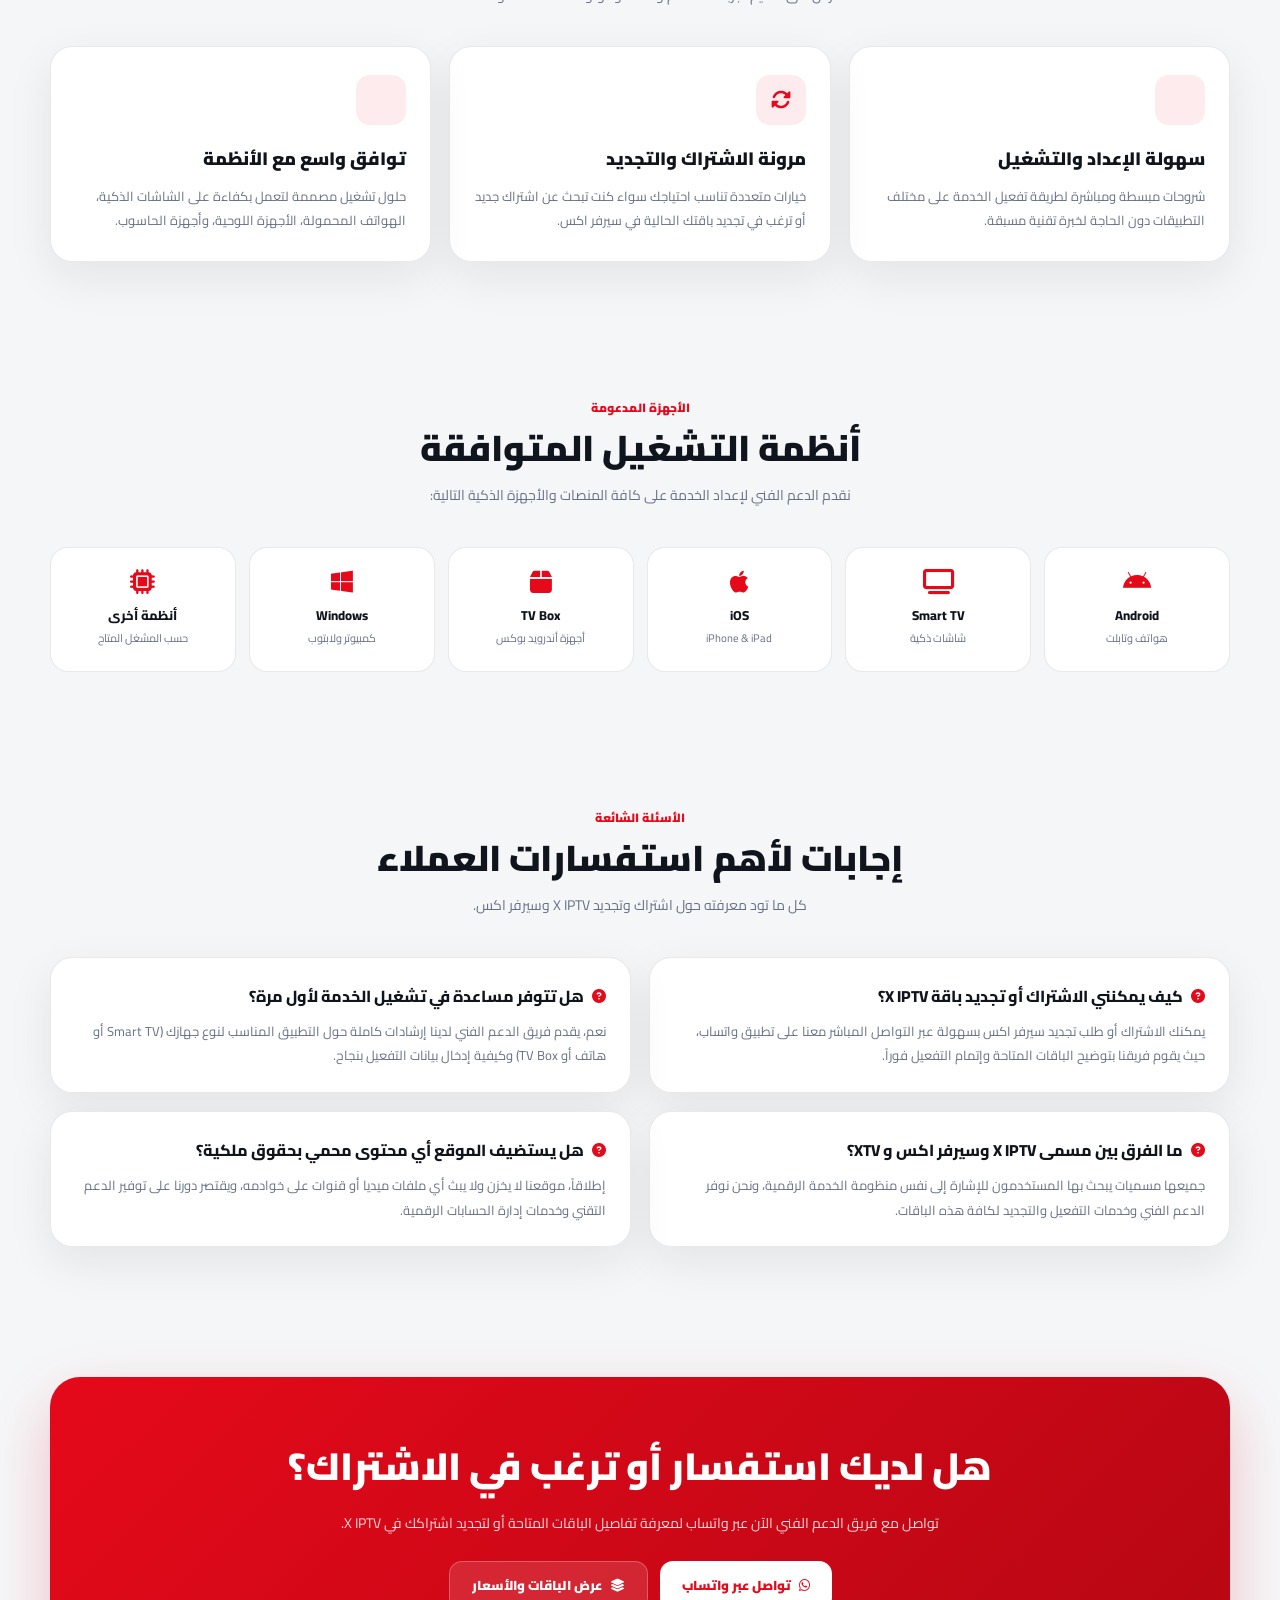
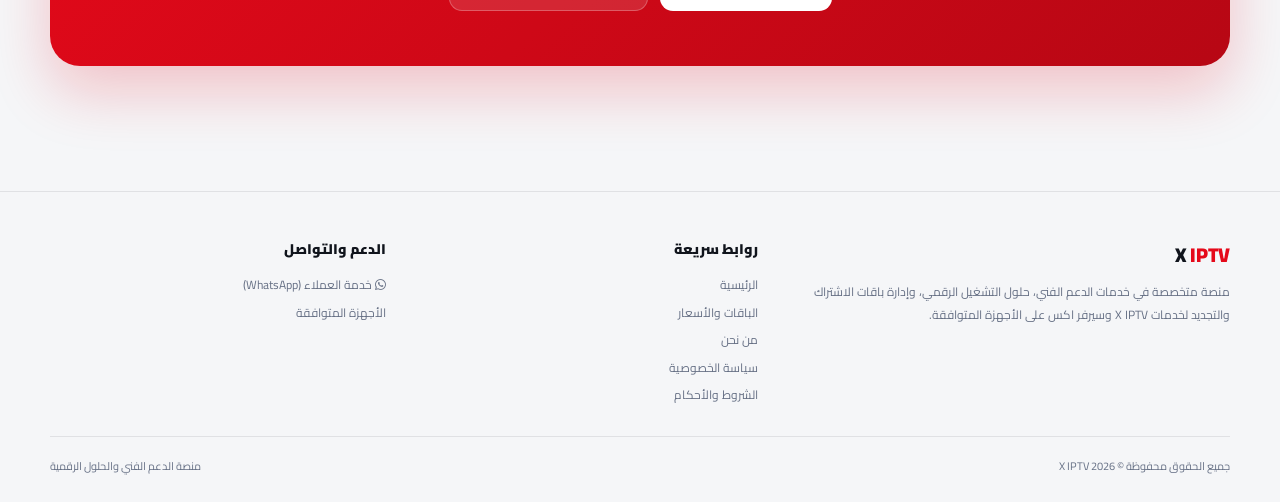
<file: about.html>
<!DOCTYPE html>
<html lang="ar" dir="rtl" data-theme="light">

<head>
        <!-- Google tag (gtag.js) for Google Ads AW-18462139495 -->
    <script async src="https://www.googletagmanager.com/gtag/js?id=AW-18462139495"></script>
    <script>
      window.dataLayer = window.dataLayer || [];
      function gtag(){dataLayer.push(arguments);}
      gtag('js', new Date());
      gtag('config', 'AW-18462139495');
    </script>
    <script defer src="/assets/ads-whatsapp-tracking.js"></script>
    <meta charset="UTF-8">
    <meta name="viewport" content="width=device-width, initial-scale=1.0">

    <!-- ================= SEO ================= -->
    <title>من نحن | X IPTV - خدمات الدعم الفني وحلول التشغيل الرقمي</title>

    <meta name="description"
        content="تعرف على منصة X IPTV (سيرفر اكس) المتخصصة في تقديم الدعم الفني، إرشادات التشغيل، وإدارة الباقات الرقمية المتوافقة مع الشاشات الذكية والهواتف وأجهزة TV Box.">

    <meta name="robots" content="index, follow, max-image-preview:large">
    <meta name="author" content="X IPTV">

    <!-- تأكد أن هذا الرابط يطابق الرابط الفعلي في المتصفح لتجنب خطأ إعادة التوجيه -->
    <link rel="canonical" href="https://xiptv.live/about">

    <!-- ================= FAVICON ================= -->
    <link rel="icon" type="image/x-icon" href="/favicon.ico">
    <link rel="apple-touch-icon" href="/apple-touch-icon.png">
    <meta name="theme-color" content="#e5091a">

    <!-- ================= OPEN GRAPH ================= -->
    <meta property="og:type" content="website">
    <meta property="og:locale" content="ar_AR">
    <meta property="og:title" content="من نحن | X IPTV - حلول التشغيل والدعم الفني">
    <meta property="og:description"
        content="تعرف على منصة X IPTV وخدمات الدعم الفني وإرشادات ضبط وتفعيل التطبيقات على مختلف الأجهزة الذكية.">
    <meta property="og:url" content="https://xiptv.live/about">
    <meta property="og:image" content="https://xiptv.live/logo.png">
    <meta property="og:site_name" content="X IPTV">

    <!-- ================= TWITTER ================= -->
    <meta name="twitter:card" content="summary_large_image">
    <meta name="twitter:title" content="من نحن | X IPTV - حلول التشغيل والدعم الفني">
    <meta name="twitter:description"
        content="معلومات شاملة حول خدمات X IPTV، الباقات المتاحة، والدعم الفني للأجهزة الذكية.">
    <meta name="twitter:image" content="https://xiptv.live/logo.png">

    <!-- ================= FONTS & ICONS ================= -->
    <link rel="preconnect" href="https://fonts.googleapis.com">
    <link rel="preconnect" href="https://fonts.gstatic.com" crossorigin>
    <link href="https://fonts.googleapis.com/css2?family=Cairo:wght@400;500;600;700;800;900&display=swap" rel="stylesheet">
    <link rel="stylesheet" href="https://cdnjs.cloudflare.com/ajax/libs/font-awesome/6.5.2/css/all.min.css">

    <!-- ================= STRUCTURED DATA (About + FAQ Schema) ================= -->
    <script type="application/ld+json">
    {
        "@context": "https://schema.org",
        "@graph": [
            {
                "@type": "AboutPage",
                "@id": "https://xiptv.live/about#webpage",
                "name": "من نحن | X IPTV",
                "url": "https://xiptv.live/about",
                "description": "منصة متخصصة في توفير معلومات الدعم الفني وإرشادات التشغيل لخدمات X IPTV و XTV على الأجهزة الذكية.",
                "inLanguage": "ar",
                "isPartOf": {
                    "@type": "WebSite",
                    "@id": "https://xiptv.live/#website",
                    "name": "X IPTV",
                    "url": "https://xiptv.live/"
                }
            },
            {
                "@type": "FAQPage",
                "mainEntity": [
                    {
                        "@type": "Question",
                        "name": "ما هي طبيعة الخدمات التي يقدمها موقع X IPTV؟",
                        "acceptedAnswer": {
                            "@type": "Answer",
                            "text": "نحن نقدم خدمات الدعم الفني، الاستشارات التقنية، وإرشادات ضبط وتفعيل مشغلات الوسائط الرقمية على الأجهزة المتوافقة مثل الشاشات الذكية والهواتف."
                        }
                    },
                    {
                        "@type": "Question",
                        "name": "هل يستضيف موقع X IPTV أي محتوى مرئي أو ملفات بث؟",
                        "acceptedAnswer": {
                            "@type": "Answer",
                            "text": "لا، موقع X IPTV لا يستضيف ولا يخزن ولا يبث أي ملفات فيديو أو قنوات تلفزيونية على خوادمه، ويقتصر دوره على الإرشاد التقني وخدمات الدعم."
                        }
                    },
                    {
                        "@type": "Question",
                        "name": "ما هي الأجهزة المتوافقة مع إعدادات التشغيل؟",
                        "acceptedAnswer": {
                            "@type": "Answer",
                            "text": "تتوافق الإعدادات مع شاشات Smart TV، أجهزة Android TV Box، الهواتف الذكية بنظامي Android و iOS، وأجهزة الكمبيوتر بنظام Windows."
                        }
                    }
                ]
            }
        ]
    }
    </script>

    <style>
        /* =========================================================
           ROOT & THEMES
        ========================================================= */
        :root {
            --red: #e5091a;
            --red-dark: #b70714;
            --gold: #c9a35b;
            --bg: #f5f6f8;
            --bg-secondary: #ffffff;
            --card: #ffffff;
            --card-soft: #fafafa;
            --text: #10141c;
            --text-secondary: #475467;
            --muted: #667085;
            --border: rgba(16, 20, 28, .09);
            --shadow: 0 15px 45px rgba(16, 20, 28, .08);
            --shadow-hover: 0 20px 55px rgba(16, 20, 28, .13);
            --radius: 22px;
        }

        [data-theme="dark"] {
            --bg: #080b11;
            --bg-secondary: #0d1118;
            --card: #10151e;
            --card-soft: #0d1219;
            --text: #f5f7fa;
            --text-secondary: #c5ccd6;
            --muted: #98a2b3;
            --border: rgba(255,255,255,.08);
            --shadow: 0 20px 55px rgba(0,0,0,.35);
            --shadow-hover: 0 25px 65px rgba(0,0,0,.48);
        }

        /* =========================================================
           RESET & BASE
        ========================================================= */
        * {
            margin: 0;
            padding: 0;
            box-sizing: border-box;
        }

        html {
            scroll-behavior: smooth;
        }

        body {
            font-family: "Cairo", sans-serif;
            background: radial-gradient(circle at 50% -20%, rgba(229,9,26,.08), transparent 38%), var(--bg);
            color: var(--text);
            line-height: 1.8;
            overflow-x: hidden;
            transition: background .35s ease, color .35s ease;
        }

        a {
            color: inherit;
            text-decoration: none;
        }

        button {
            font-family: inherit;
        }

        .container {
            width: min(1180px, calc(100% - 32px));
            margin: auto;
        }

        /* =========================================================
           HEADER
        ========================================================= */
        .header {
            position: sticky;
            top: 0;
            z-index: 1000;
            background: color-mix(in srgb, var(--bg-secondary) 94%, transparent);
            backdrop-filter: blur(18px);
            -webkit-backdrop-filter: blur(18px);
            border-bottom: 1px solid var(--border);
        }

        .header-inner {
            min-height: 76px;
            display: grid;
            grid-template-columns: 1fr auto 1fr;
            align-items: center;
            gap: 20px;
        }

        .brand {
            display: flex;
            align-items: center;
            gap: 11px;
            font-weight: 900;
            font-size: 20px;
            justify-self: start;
        }

        .brand-logo {
            width: 43px;
            height: 43px;
            border-radius: 12px;
            display: grid;
            place-items: center;
            background: linear-gradient(145deg, var(--red), var(--red-dark));
            color: #fff;
            box-shadow: 0 8px 22px rgba(229,9,26,.25);
        }

        .brand-text span {
            color: var(--red);
        }

        .brand-sub {
            display: block;
            color: var(--muted);
            font-size: 11px;
            line-height: 1.1;
            font-weight: 600;
        }

        .header-center {
            display: flex;
            align-items: center;
            justify-content: center;
        }

        .top-subscribe {
            display: inline-flex;
            align-items: center;
            justify-content: center;
            gap: 9px;
            min-width: 145px;
            height: 46px;
            padding: 0 22px;
            color: #fff;
            background: linear-gradient(135deg, var(--red), var(--red-dark));
            border-radius: 13px;
            font-size: 14px;
            font-weight: 800;
            box-shadow: 0 10px 25px rgba(229,9,26,.24);
            transition: .25s ease;
        }

        .top-subscribe:hover {
            transform: translateY(-2px);
            box-shadow: 0 15px 32px rgba(229,9,26,.34);
        }

        .header-actions {
            justify-self: end;
            display: flex;
            align-items: center;
            gap: 8px;
        }

        .header-btn {
            width: 43px;
            height: 43px;
            border-radius: 12px;
            display: grid;
            place-items: center;
            border: 1px solid var(--border);
            background: var(--card);
            color: var(--text);
            cursor: pointer;
            transition: .25s ease;
        }

        .header-btn:hover {
            border-color: rgba(229,9,26,.35);
            color: var(--red);
            transform: translateY(-2px);
        }

        /* =========================================================
           FEATURES BAR (REPLACES SPAM TICKER)
        ========================================================= */
        .info-bar {
            border-bottom: 1px solid var(--border);
            background: linear-gradient(90deg, rgba(229,9,26,.04), rgba(201,163,91,.06), rgba(229,9,26,.04));
            padding: 10px 0;
        }

        .info-bar-inner {
            display: flex;
            flex-wrap: wrap;
            justify-content: center;
            gap: 15px;
        }

        .info-pill {
            display: inline-flex;
            align-items: center;
            gap: 7px;
            padding: 5px 14px;
            background: var(--card);
            border: 1px solid var(--border);
            border-radius: 999px;
            color: var(--text-secondary);
            font-size: 12px;
            font-weight: 700;
        }

        .info-pill i {
            color: var(--red);
            font-size: 11px;
        }

        /* =========================================================
           HERO
        ========================================================= */
        .hero {
            position: relative;
            padding: 80px 0 65px;
            text-align: center;
            overflow: hidden;
        }

        .hero-content {
            position: relative;
            z-index: 2;
            max-width: 850px;
            margin: auto;
        }

        .hero-badge {
            display: inline-flex;
            align-items: center;
            gap: 8px;
            padding: 7px 15px;
            margin-bottom: 19px;
            border-radius: 999px;
            color: var(--red);
            background: rgba(229,9,26,.07);
            border: 1px solid rgba(229,9,26,.13);
            font-size: 13px;
            font-weight: 800;
        }

        .hero h1 {
            font-size: clamp(32px, 5vw, 56px);
            line-height: 1.2;
            font-weight: 900;
            margin-bottom: 17px;
        }

        .hero h1 span {
            color: var(--red);
        }

        .hero-lead {
            max-width: 760px;
            margin: auto;
            color: var(--text-secondary);
            font-size: clamp(14px, 2vw, 17px);
            line-height: 2;
            font-weight: 500;
        }

        .hero-actions {
            display: flex;
            justify-content: center;
            align-items: center;
            flex-wrap: wrap;
            gap: 12px;
            margin-top: 30px;
        }

        .hero-btn {
            min-width: 175px;
            height: 52px;
            padding: 0 24px;
            display: inline-flex;
            align-items: center;
            justify-content: center;
            gap: 9px;
            border-radius: 14px;
            font-size: 14px;
            font-weight: 800;
            transition: .25s ease;
        }

        .hero-btn.primary {
            color: #fff;
            background: linear-gradient(135deg, var(--red), var(--red-dark));
            box-shadow: 0 12px 28px rgba(229,9,26,.25);
        }

        .hero-btn.primary:hover {
            transform: translateY(-3px);
            box-shadow: 0 17px 36px rgba(229,9,26,.35);
        }

        .hero-btn.secondary {
            color: var(--text);
            background: var(--card);
            border: 1px solid var(--border);
        }

        .hero-btn.secondary:hover {
            transform: translateY(-3px);
            border-color: rgba(201,163,91,.55);
            color: var(--gold);
        }

        /* =========================================================
           SECTIONS & CARDS
        ========================================================= */
        .section {
            padding: 65px 0;
        }

        .section-head {
            max-width: 750px;
            margin: 0 auto 38px;
            text-align: center;
        }

        .section-label {
            display: inline-block;
            color: var(--red);
            font-size: 12px;
            font-weight: 900;
            margin-bottom: 7px;
        }

        .section-head h2 {
            font-size: clamp(24px, 3.5vw, 36px);
            line-height: 1.3;
            font-weight: 900;
            margin-bottom: 10px;
        }

        .section-head p {
            color: var(--muted);
            font-size: 14px;
            line-height: 1.9;
        }

        .about-grid {
            display: grid;
            grid-template-columns: 1.25fr .75fr;
            gap: 22px;
            align-items: stretch;
        }

        .main-card, .small-card, .feature-card, .faq-card {
            padding: 32px;
            background: var(--card);
            border: 1px solid var(--border);
            border-radius: var(--radius);
            box-shadow: var(--shadow);
        }

        .card-icon, .feature-icon {
            width: 50px;
            height: 50px;
            display: grid;
            place-items: center;
            margin-bottom: 18px;
            border-radius: 14px;
            background: rgba(229,9,26,.08);
            color: var(--red);
            font-size: 20px;
        }

        .main-card h3 {
            font-size: 22px;
            font-weight: 900;
            margin-bottom: 13px;
        }

        .main-card p {
            color: var(--text-secondary);
            font-size: 14px;
            line-height: 2;
            margin-bottom: 15px;
        }

        .side-cards {
            display: grid;
            gap: 22px;
        }

        .small-card {
            padding: 26px;
            transition: .25s ease;
        }

        .small-card:hover, .feature-card:hover {
            transform: translateY(-4px);
            box-shadow: var(--shadow-hover);
        }

        .small-card h3, .feature-card h3 {
            font-size: 18px;
            font-weight: 900;
            margin-bottom: 8px;
        }

        .small-card p, .feature-card p {
            color: var(--muted);
            font-size: 13px;
            line-height: 1.9;
        }

        .features {
            display: grid;
            grid-template-columns: repeat(3, 1fr);
            gap: 18px;
        }

        .feature-card {
            position: relative;
            padding: 28px 24px;
        }

        /* =========================================================
           FAQ SECTION (SEO BOOST)
        ========================================================= */
        .faq-grid {
            display: grid;
            grid-template-columns: repeat(2, 1fr);
            gap: 18px;
        }

        .faq-card {
            padding: 24px;
        }

        .faq-card h3 {
            font-size: 16px;
            font-weight: 800;
            margin-bottom: 8px;
            color: var(--text);
            display: flex;
            align-items: center;
            gap: 8px;
        }

        .faq-card h3 i {
            color: var(--red);
            font-size: 14px;
        }

        .faq-card p {
            color: var(--muted);
            font-size: 13px;
            line-height: 1.9;
        }

        /* =========================================================
           DEVICES
        ========================================================= */
        .devices {
            display: grid;
            grid-template-columns: repeat(6, 1fr);
            gap: 13px;
        }

        .device {
            min-height: 125px;
            padding: 18px 10px;
            display: flex;
            flex-direction: column;
            justify-content: center;
            align-items: center;
            text-align: center;
            background: var(--card);
            border: 1px solid var(--border);
            border-radius: 18px;
            transition: .25s ease;
        }

        .device:hover {
            transform: translateY(-4px);
            border-color: rgba(201,163,91,.4);
            box-shadow: var(--shadow);
        }

        .device i {
            font-size: 25px;
            color: var(--red);
            margin-bottom: 9px;
        }

        .device strong {
            font-size: 13px;
            font-weight: 800;
        }

        .device span {
            color: var(--muted);
            font-size: 11px;
            margin-top: 2px;
        }

        /* =========================================================
           LEGAL DISCLAIMER (COPYRIGHT SAFE)
        ========================================================= */
        .disclaimer-box {
            padding: 24px;
            background: var(--card-soft);
            border: 1px solid var(--border);
            border-right: 4px solid var(--gold);
            border-radius: 16px;
            margin-top: 30px;
        }

        .disclaimer-box h4 {
            font-size: 15px;
            font-weight: 900;
            margin-bottom: 6px;
            display: flex;
            align-items: center;
            gap: 8px;
        }

        .disclaimer-box h4 i {
            color: var(--gold);
        }

        .disclaimer-box p {
            color: var(--muted);
            font-size: 12px;
            line-height: 1.9;
        }

        /* =========================================================
           CTA & FOOTER
        ========================================================= */
        .cta {
            padding: 55px 30px;
            border-radius: 30px;
            text-align: center;
            background: linear-gradient(135deg, #e5091a, #b70714);
            box-shadow: 0 25px 60px rgba(229,9,26,.22);
            color: #fff;
        }

        .cta h2 {
            font-size: clamp(24px, 4vw, 38px);
            font-weight: 900;
            margin-bottom: 10px;
        }

        .cta p {
            color: rgba(255,255,255,.85);
            font-size: 14px;
            max-width: 650px;
            margin: auto;
        }

        .cta-actions {
            display: flex;
            justify-content: center;
            flex-wrap: wrap;
            gap: 12px;
            margin-top: 25px;
        }

        .cta-btn {
            min-width: 170px;
            height: 50px;
            padding: 0 22px;
            display: inline-flex;
            justify-content: center;
            align-items: center;
            gap: 8px;
            border-radius: 13px;
            font-size: 13px;
            font-weight: 900;
            transition: .25s ease;
        }

        .cta-btn.white {
            color: var(--red);
            background: #fff;
        }

        .cta-btn.gold {
            color: #fff;
            background: rgba(255,255,255,.12);
            border: 1px solid rgba(255,255,255,.25);
        }

        footer {
            padding: 45px 0 25px;
            border-top: 1px solid var(--border);
            margin-top: 60px;
        }

        .footer-top {
            display: grid;
            grid-template-columns: 1.3fr 1fr 1fr;
            gap: 35px;
            padding-bottom: 30px;
        }

        .footer-brand h3 {
            font-size: 20px;
            font-weight: 900;
            margin-bottom: 8px;
        }

        .footer-brand h3 span {
            color: var(--red);
        }

        .footer-brand p {
            color: var(--muted);
            font-size: 12px;
            line-height: 1.9;
        }

        .footer-title {
            font-size: 14px;
            font-weight: 900;
            margin-bottom: 12px;
        }

        .footer-links {
            display: flex;
            flex-direction: column;
            gap: 6px;
        }

        .footer-links a {
            width: fit-content;
            color: var(--muted);
            font-size: 12px;
            transition: .2s ease;
        }

        .footer-links a:hover {
            color: var(--red);
            transform: translateX(-3px);
        }

        .footer-bottom {
            padding-top: 20px;
            border-top: 1px solid var(--border);
            display: flex;
            align-items: center;
            justify-content: space-between;
            color: var(--muted);
            font-size: 11px;
        }

        .floating-wa {
            position: fixed;
            bottom: 20px;
            left: 20px;
            z-index: 900;
            width: 56px;
            height: 56px;
            display: grid;
            place-items: center;
            border-radius: 50%;
            color: #fff;
            background: #25d366;
            font-size: 25px;
            box-shadow: 0 12px 30px rgba(37,211,102,.28);
            transition: .25s ease;
        }

        /* =========================================================
           RESPONSIVE
        ========================================================= */
        @media (max-width: 900px) {
            .about-grid, .faq-grid { grid-template-columns: 1fr; }
            .features { grid-template-columns: repeat(2, 1fr); }
            .devices { grid-template-columns: repeat(3, 1fr); }
            .footer-top { grid-template-columns: 1fr 1fr; }
        }

        @media (max-width: 650px) {
            .brand-text { display: none; }
            .features { grid-template-columns: 1fr; }
            .devices { grid-template-columns: repeat(2, 1fr); }
            .footer-top { grid-template-columns: 1fr; }
            .footer-bottom { flex-direction: column; gap: 10px; text-align: center; }
        }
    </style>

    <!-- منع وميض الشاشة البيضاء عند تفعيل الوضع الليلي -->
    <script>
        (function() {
            const saved = localStorage.getItem("xiptv-theme") || "light";
            document.documentElement.setAttribute("data-theme", saved);
        })();
    </script>
</head>

<body>

    <!-- ================= HEADER ================= -->
    <header class="header">
        <div class="container header-inner">
            <a href="/" class="brand">
                <div class="brand-logo">
                    <i class="fa-solid fa-play"></i>
                </div>
                <div class="brand-text">
                    <div>X <span>IPTV</span></div>
                    <small class="brand-sub">الدعم الفني وحلول التشغيل</small>
                </div>
            </a>

            <div class="header-center">
                <a href="https://wa.me/201212515179?text=السلام%20عليكم،%20أريد%20الاستفسار%20عن%20باقات%20وخدمات%20X%20IPTV"
                   target="_blank" rel="noopener noreferrer" class="top-subscribe">
                    <i class="fa-brands fa-whatsapp"></i>
                    تواصل معنا
                </a>
            </div>

            <div class="header-actions">
                <button class="header-btn" id="themeToggle" aria-label="تغيير المظهر">
                    <i class="fa-solid fa-moon"></i>
                </button>
            </div>
        </div>
    </header>

    <!-- ================= INFO BAR ================= -->
    <div class="info-bar">
        <div class="container info-bar-inner">
            <span class="info-pill"><i class="fa-solid fa-headset"></i> دعم فني متواصل</span>
            <span class="info-pill"><i class="fa-solid fa-bolt"></i> تفعيل وتجديد سريع</span>
            <span class="info-pill"><i class="fa-solid fa-tv"></i> متوافق مع الشاشات والأجهزة الذكية</span>
            <span class="info-pill"><i class="fa-solid fa-shield-halved"></i> إرشادات تشغيل آمنة</span>
        </div>
    </div>

    <!-- ================= HERO ================= -->
    <section class="hero">
        <div class="container hero-content">
            <div class="hero-badge">
                <i class="fa-solid fa-circle-info"></i>
                تعرف على منصتنا
            </div>

            <h1>من نحن في <span>X IPTV</span></h1>

            <p class="hero-lead">
                منصة X IPTV (المعروفة أيضاً بخدمات سيرفر اكس و XTV) هي واجهة معلوماتية وخدمية متخصصة في تقديم الدعم الفني، شرح خطوات إعداد مشغلات الوسائط، وتوفير حلول الاشتراك والتجديد لمختلف الأجهزة الذكية بمرونة وسهولة.
            </p>

            <div class="hero-actions">
                <a href="https://wa.me/201212515179?text=السلام%20عليكم،%20أريد%20الاستفسار%20عن%20خدمات%20X%20IPTV"
                   target="_blank" rel="noopener noreferrer" class="hero-btn primary">
                    <i class="fa-brands fa-whatsapp"></i>
                    تحدث مع الدعم الفني
                </a>
                <a href="/#pricing" class="hero-btn secondary">
                    <i class="fa-solid fa-layer-group"></i>
                    استعراض الباقات
                </a>
            </div>
        </div>
    </section>

    <!-- ================= ABOUT SECTION ================= -->
    <section class="section">
        <div class="container">
            <div class="section-head">
                <span class="section-label">رؤيتنا وخدماتنا</span>
                <h2>دليلك المتكامل لخدمات سيرفر اكس و XTV</h2>
                <p>نهدف إلى تبسيط التجربة التقنية للمستخدم العربي من خلال توفير إرشادات دقيقة ودعم مباشر.</p>
            </div>

            <div class="about-grid">
                <article class="main-card">
                    <div class="card-icon">
                        <i class="fa-solid fa-server"></i>
                    </div>
                    <h3>نبذة عن منصة X IPTV</h3>
                    <p>
                        تأسست منصة X IPTV لتكون حلقة الوصل التقنية التي تساعد المستخدمين في الحصول على معلومات دقيقة حول كيفية إعداد وتشغيل تطبيقات المشغلات الرقمية، بالإضافة إلى إدارة طلبات الاشتراك والتجديد لخدمات سيرفر اكس (X Server).
                    </p>
                    <p>
                        نحن ندرك أن تنوع الأجهزة وأنظمة التشغيل قد يسبب حيرة للمستخدم؛ لذلك نوفر فريق دعم فني متخصص يرشدك خطوة بخطوة لاختيار التطبيق المتوافق مع جهازك وضبط الإعدادات بشكل سليم.
                    </p>

                    <!-- إخلاء مسؤولية قانوني لحماية الموقع من مخالفات حقوق الملكية -->
                    <div class="disclaimer-box">
                        <h4><i class="fa-solid fa-scale-balanced"></i> إخلاء مسؤولية قانوني وحقوق الملكية</h4>
                        <p>
                            يعمل موقع X IPTV كمنصة إرشادية وخدمية للدعم التقني فقط. نحن لا نستضيف، ولا نخزن، ولا نرفع، ولا نعيد بث أي ملفات وسائط مرئية أو قنوات تلفزيونية على خوادمنا الخاصة. جميع العلامات التجارية وأسماء الأنظمة المذكورة في الموقع (مثل Android, Apple, Windows, Smart TV) هي ملك لأصحابها الشرعيين وتُستخدم هنا فقط لغرض توضيح التوافق التقني.
                        </p>
                    </div>
                </article>

                <div class="side-cards">
                    <article class="small-card">
                        <div class="card-icon">
                            <i class="fa-solid fa-list-check"></i>
                        </div>
                        <h3>إدارة الباقات والتجديد</h3>
                        <p>
                            نوفر خيارات متعددة من الباقات الزمنية المرنة، مع إمكانية التجديد السريع للاشتراكات الحالية عبر التواصل المباشر مع خدمة العملاء.
                        </p>
                    </article>

                    <article class="small-card">
                        <div class="card-icon">
                            <i class="fa-solid fa-headset"></i>
                        </div>
                        <h3>الإرشاد والدعم التقني</h3>
                        <p>
                            تقديم المساعدة الفنية في تحميل وتهيئة مشغلات الوسائط القانونية المتاحة على المتاجر الرسمية لكل نظام تشغيل.
                        </p>
                    </article>
                </div>
            </div>
        </div>
    </section>

    <!-- ================= FEATURES ================= -->
    <section class="section">
        <div class="container">
            <div class="section-head">
                <span class="section-label">لماذا تختارنا؟</span>
                <h2>معايير الجودة في خدمتنا</h2>
                <p>نحرص على تقديم تجربة مستخدم واضحة وموثوقة منذ لحظة تواصلك معنا.</p>
            </div>

            <div class="features">
                <article class="feature-card">
                    <div class="feature-icon">
                        <i class="fa-solid fa-Sliders"></i>
                    </div>
                    <h3>سهولة الإعداد والتشغيل</h3>
                    <p>شروحات مبسطة ومباشرة لطريقة تفعيل الخدمة على مختلف التطبيقات دون الحاجة لخبرة تقنية مسبقة.</p>
                </article>

                <article class="feature-card">
                    <div class="feature-icon">
                        <i class="fa-solid fa-rotate"></i>
                    </div>
                    <h3>مرونة الاشتراك والتجديد</h3>
                    <p>خيارات متعددة تناسب احتياجك سواء كنت تبحث عن اشتراك جديد أو ترغب في تجديد باقتك الحالية في سيرفر اكس.</p>
                </article>

                <article class="feature-card">
                    <div class="feature-icon">
                        <i class="fa-solid fa-laptop-mobile"></i>
                    </div>
                    <h3>توافق واسع مع الأنظمة</h3>
                    <p>حلول تشغيل مصممة لتعمل بكفاءة على الشاشات الذكية، الهواتف المحمولة، الأجهزة اللوحية، وأجهزة الحاسوب.</p>
                </article>
            </div>
        </div>
    </section>

    <!-- ================= DEVICES ================= -->
    <section class="section" id="devices">
        <div class="container">
            <div class="section-head">
                <span class="section-label">الأجهزة المدعومة</span>
                <h2>أنظمة التشغيل المتوافقة</h2>
                <p>نقدم الدعم الفني لإعداد الخدمة على كافة المنصات والأجهزة الذكية التالية:</p>
            </div>

            <div class="devices">
                <div class="device">
                    <i class="fa-brands fa-android"></i>
                    <strong>Android</strong>
                    <span>هواتف وتابلت</span>
                </div>
                <div class="device">
                    <i class="fa-solid fa-tv"></i>
                    <strong>Smart TV</strong>
                    <span>شاشات ذكية</span>
                </div>
                <div class="device">
                    <i class="fa-brands fa-apple"></i>
                    <strong>iOS</strong>
                    <span>iPhone & iPad</span>
                </div>
                <div class="device">
                    <i class="fa-solid fa-box"></i>
                    <strong>TV Box</strong>
                    <span>أجهزة أندرويد بوكس</span>
                </div>
                <div class="device">
                    <i class="fa-brands fa-windows"></i>
                    <strong>Windows</strong>
                    <span>كمبيوتر ولابتوب</span>
                </div>
                <div class="device">
                    <i class="fa-solid fa-microchip"></i>
                    <strong>أنظمة أخرى</strong>
                    <span>حسب المشغل المتاح</span>
                </div>
            </div>
        </div>
    </section>

    <!-- ================= FAQ (SEO REPLACEMENT FOR KEYWORD BOX) ================= -->
    <section class="section">
        <div class="container">
            <div class="section-head">
                <span class="section-label">الأسئلة الشائعة</span>
                <h2>إجابات لأهم استفسارات العملاء</h2>
                <p>كل ما تود معرفته حول اشتراك وتجديد X IPTV وسيرفر اكس.</p>
            </div>

            <div class="faq-grid">
                <div class="faq-card">
                    <h3><i class="fa-solid fa-circle-question"></i> كيف يمكنني الاشتراك أو تجديد باقة X IPTV؟</h3>
                    <p>يمكنك الاشتراك أو طلب تجديد سيرفر اكس بسهولة عبر التواصل المباشر معنا على تطبيق واتساب، حيث يقوم فريقنا بتوضيح الباقات المتاحة وإتمام التفعيل فوراً.</p>
                </div>

                <div class="faq-card">
                    <h3><i class="fa-solid fa-circle-question"></i> هل تتوفر مساعدة في تشغيل الخدمة لأول مرة؟</h3>
                    <p>نعم، يقدم فريق الدعم الفني لدينا إرشادات كاملة حول التطبيق المناسب لنوع جهازك (Smart TV أو هاتف أو TV Box) وكيفية إدخال بيانات التفعيل بنجاح.</p>
                </div>

                <div class="faq-card">
                    <h3><i class="fa-solid fa-circle-question"></i> ما الفرق بين مسمى X IPTV وسيرفر اكس و XTV؟</h3>
                    <p>جميعها مسميات يبحث بها المستخدمون للإشارة إلى نفس منظومة الخدمة الرقمية، ونحن نوفر الدعم الفني وخدمات التفعيل والتجديد لكافة هذه الباقات.</p>
                </div>

                <div class="faq-card">
                    <h3><i class="fa-solid fa-circle-question"></i> هل يستضيف الموقع أي محتوى محمي بحقوق ملكية؟</h3>
                    <p>إطلاقاً، موقعنا لا يخزن ولا يبث أي ملفات ميديا أو قنوات على خوادمه، ويقتصر دورنا على توفير الدعم التقني وخدمات إدارة الحسابات الرقمية.</p>
                </div>
            </div>
        </div>
    </section>

    <!-- ================= CTA ================= -->
    <section class="section">
        <div class="container">
            <div class="cta">
                <h2>هل لديك استفسار أو ترغب في الاشتراك؟</h2>
                <p>تواصل مع فريق الدعم الفني الآن عبر واتساب لمعرفة تفاصيل الباقات المتاحة أو لتجديد اشتراكك في X IPTV.</p>
                <div class="cta-actions">
                    <a href="https://wa.me/201212515179?text=السلام%20عليكم،%20أريد%20الاستفسار%20عن%20اشتراك%20X%20IPTV"
                       target="_blank" rel="noopener noreferrer" class="cta-btn white">
                        <i class="fa-brands fa-whatsapp"></i>
                        تواصل عبر واتساب
                    </a>
                    <a href="/#pricing" class="cta-btn gold">
                        <i class="fa-solid fa-layer-group"></i>
                        عرض الباقات والأسعار
                    </a>
                </div>
            </div>
        </div>
    </section>

    <!-- ================= FOOTER ================= -->
    <footer>
        <div class="container">
            <div class="footer-top">
                <div class="footer-brand">
                    <h3>X <span>IPTV</span></h3>
                    <p>منصة متخصصة في خدمات الدعم الفني، حلول التشغيل الرقمي، وإدارة باقات الاشتراك والتجديد لخدمات X IPTV وسيرفر اكس على الأجهزة المتوافقة.</p>
                </div>

                <div>
                    <div class="footer-title">روابط سريعة</div>
                    <div class="footer-links">
                        <a href="/">الرئيسية</a>
                        <a href="/#pricing">الباقات والأسعار</a>
                        <a href="/about">من نحن</a>
                        <a href="/privacy">سياسة الخصوصية</a>
                        <a href="/terms">الشروط والأحكام</a>
                    </div>
                </div>

                <div>
                    <div class="footer-title">الدعم والتواصل</div>
                    <div class="footer-links">
                        <a href="https://wa.me/201212515179" target="_blank" rel="noopener noreferrer">
                            <i class="fa-brands fa-whatsapp"></i> خدمة العملاء (WhatsApp)
                        </a>
                        <a href="#devices">الأجهزة المتوافقة</a>
                    </div>
                </div>
            </div>

            <div class="footer-bottom">
                <span>جميع الحقوق محفوظة © 2026 X IPTV</span>
                <span>منصة الدعم الفني والحلول الرقمية</span>
            </div>
        </div>
    </footer>

    <!-- ================= FLOATING WHATSAPP ================= -->
    <a href="https://wa.me/201212515179?text=السلام%20عليكم،%20أريد%20الاستفسار%20عن%20X%20IPTV"
       target="_blank" rel="noopener noreferrer" class="floating-wa" aria-label="تواصل معنا عبر واتساب">
        <i class="fa-brands fa-whatsapp"></i>
    </a>

    <!-- ================= THEME SCRIPT ================= -->
    <script>
        const html = document.documentElement;
        const themeToggle = document.getElementById("themeToggle");

        function updateThemeIcon() {
            const isDark = html.getAttribute("data-theme") === "dark";
            themeToggle.innerHTML = isDark
                ? '<i class="fa-solid fa-sun"></i>'
                : '<i class="fa-solid fa-moon"></i>';
        }

        updateThemeIcon();

        themeToggle.addEventListener("click", () => {
            const current = html.getAttribute("data-theme");
            const next = current === "dark" ? "light" : "dark";
            html.setAttribute("data-theme", next);
            localStorage.setItem("xiptv-theme", next);
            updateThemeIcon();
        });
    </script>

</body>
</html>
</file>
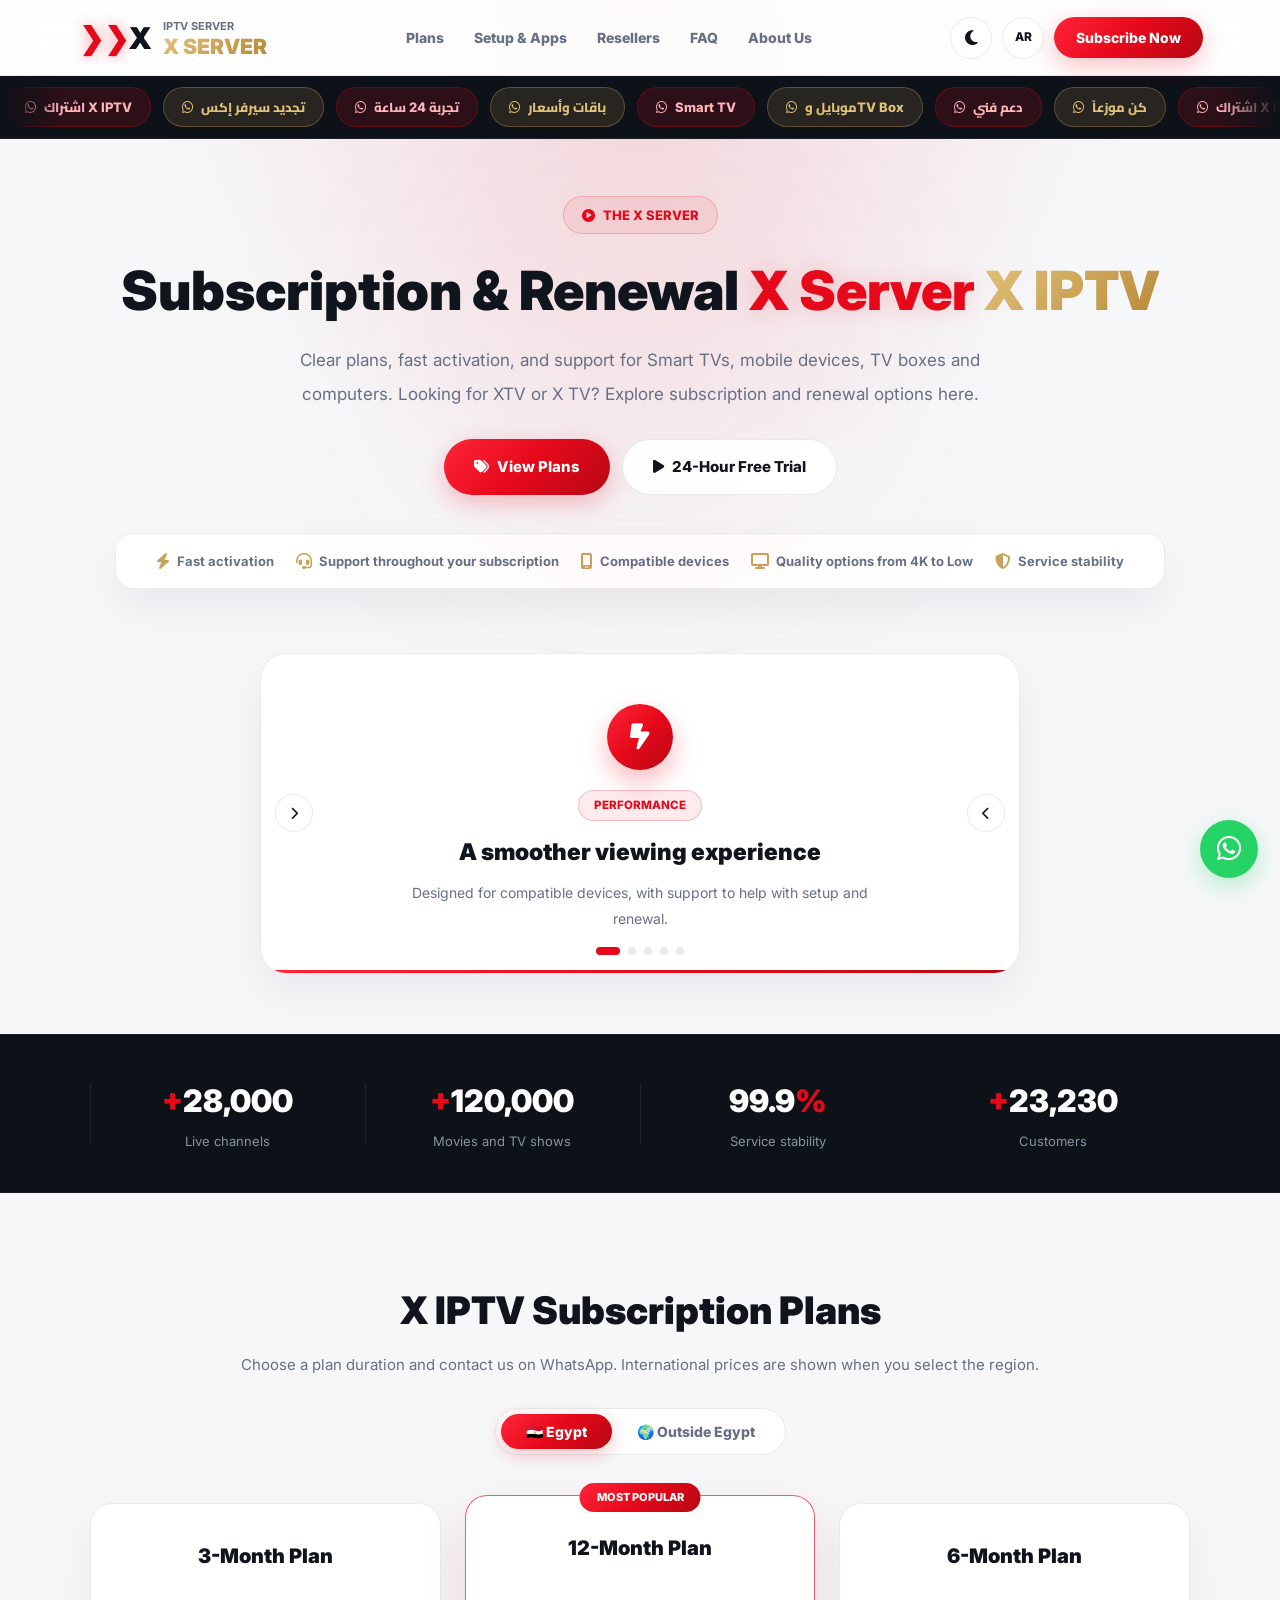
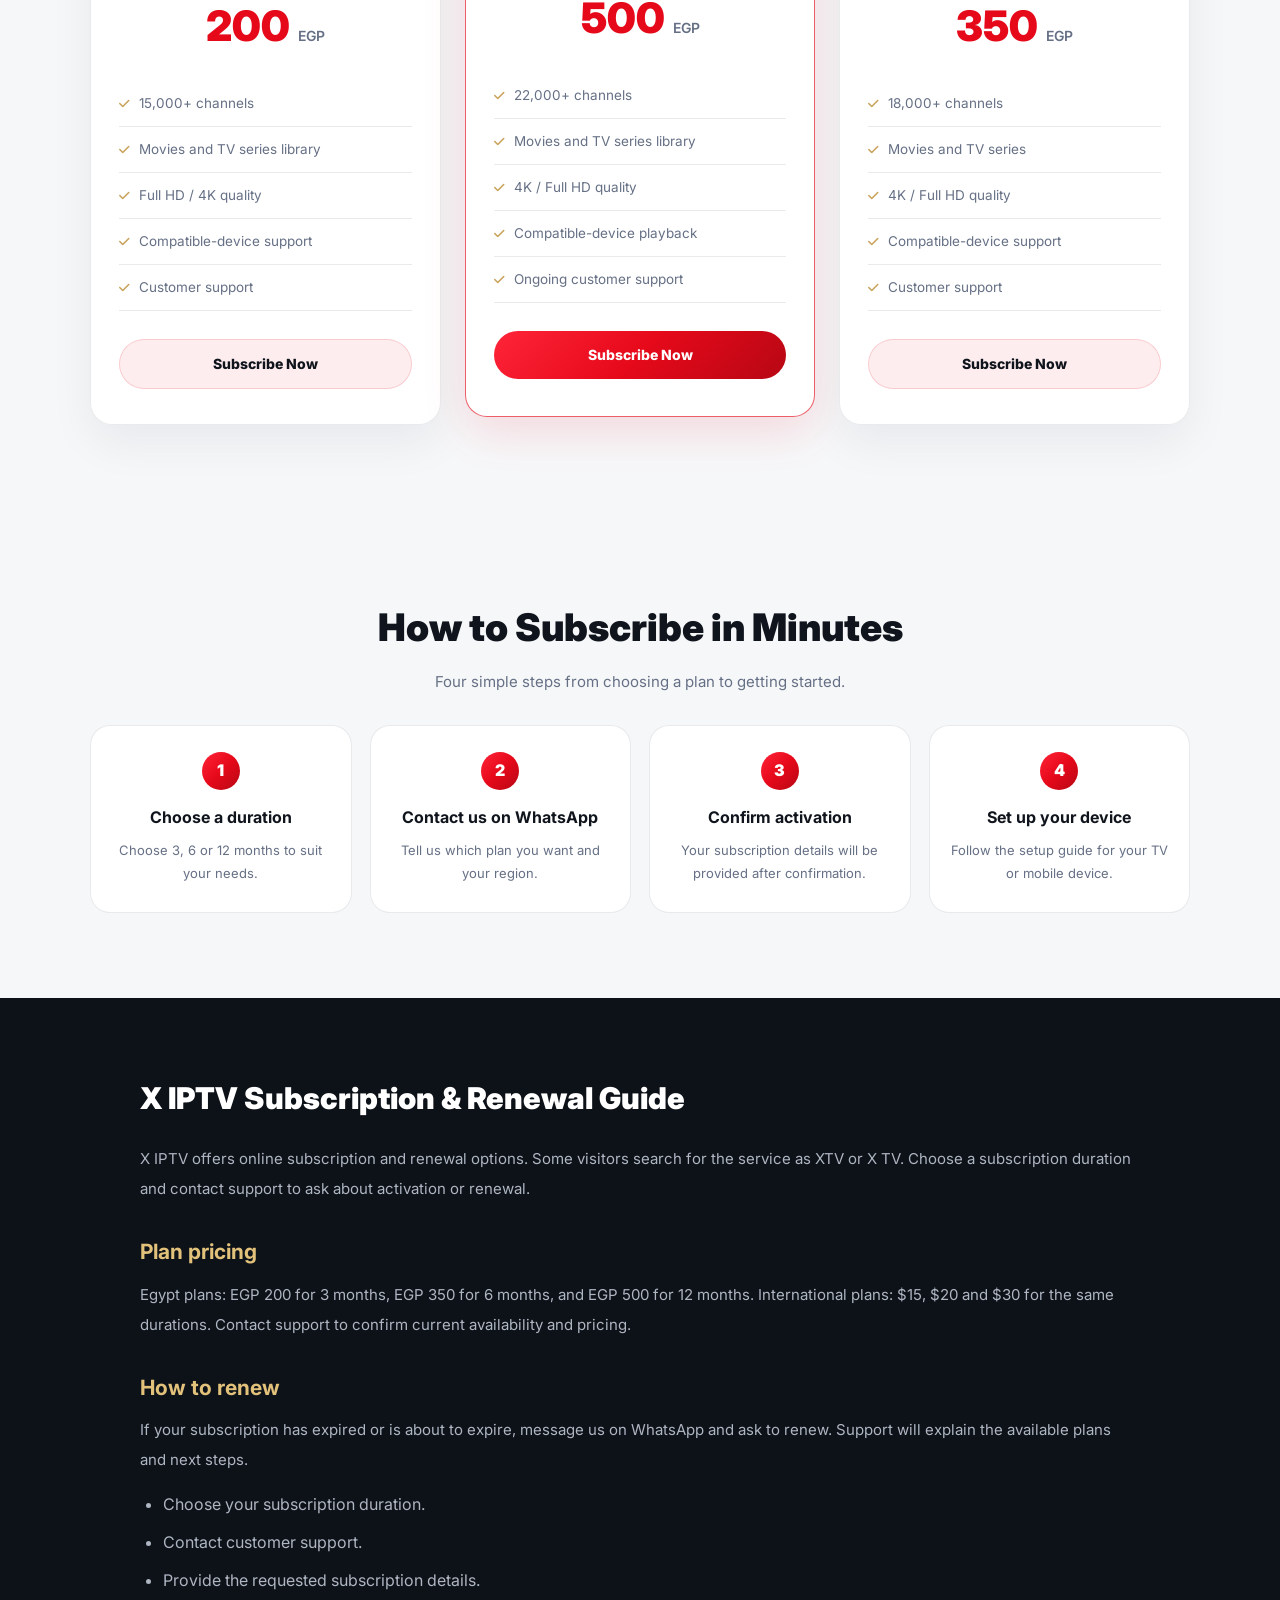
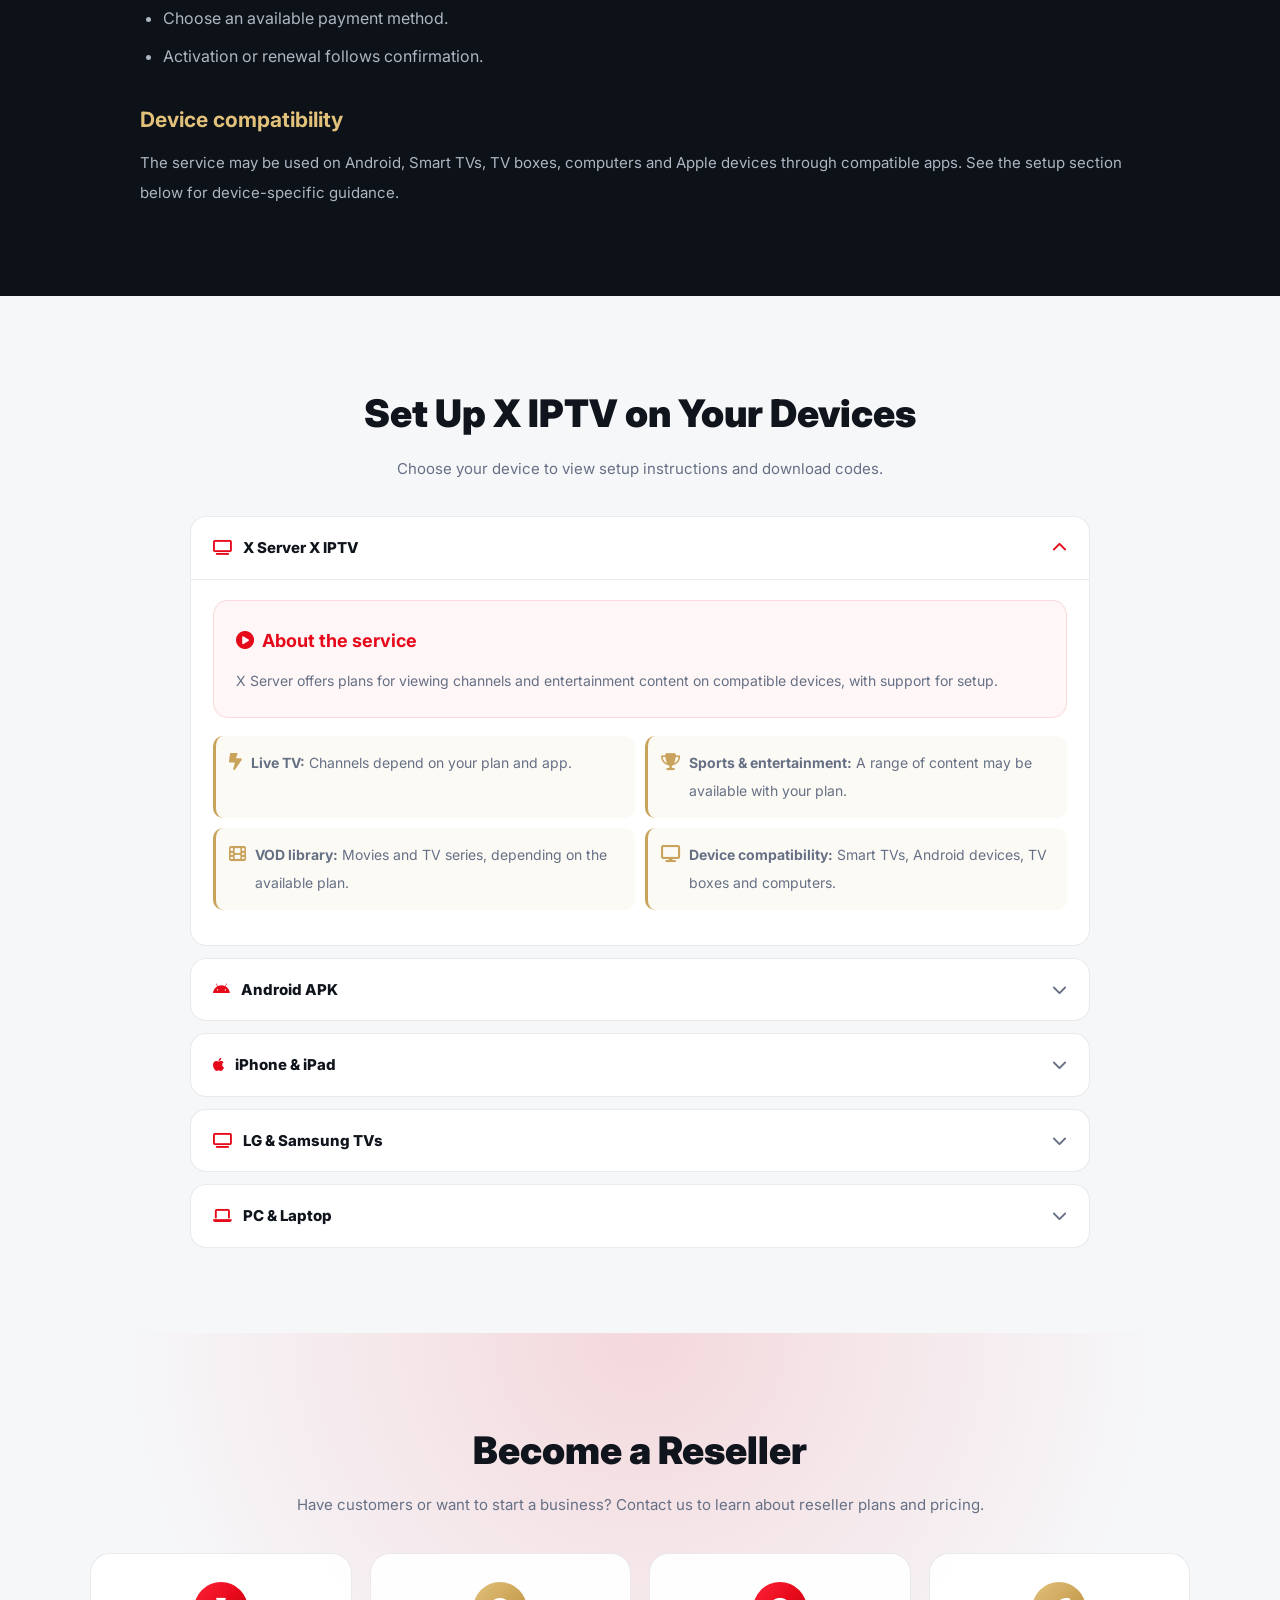
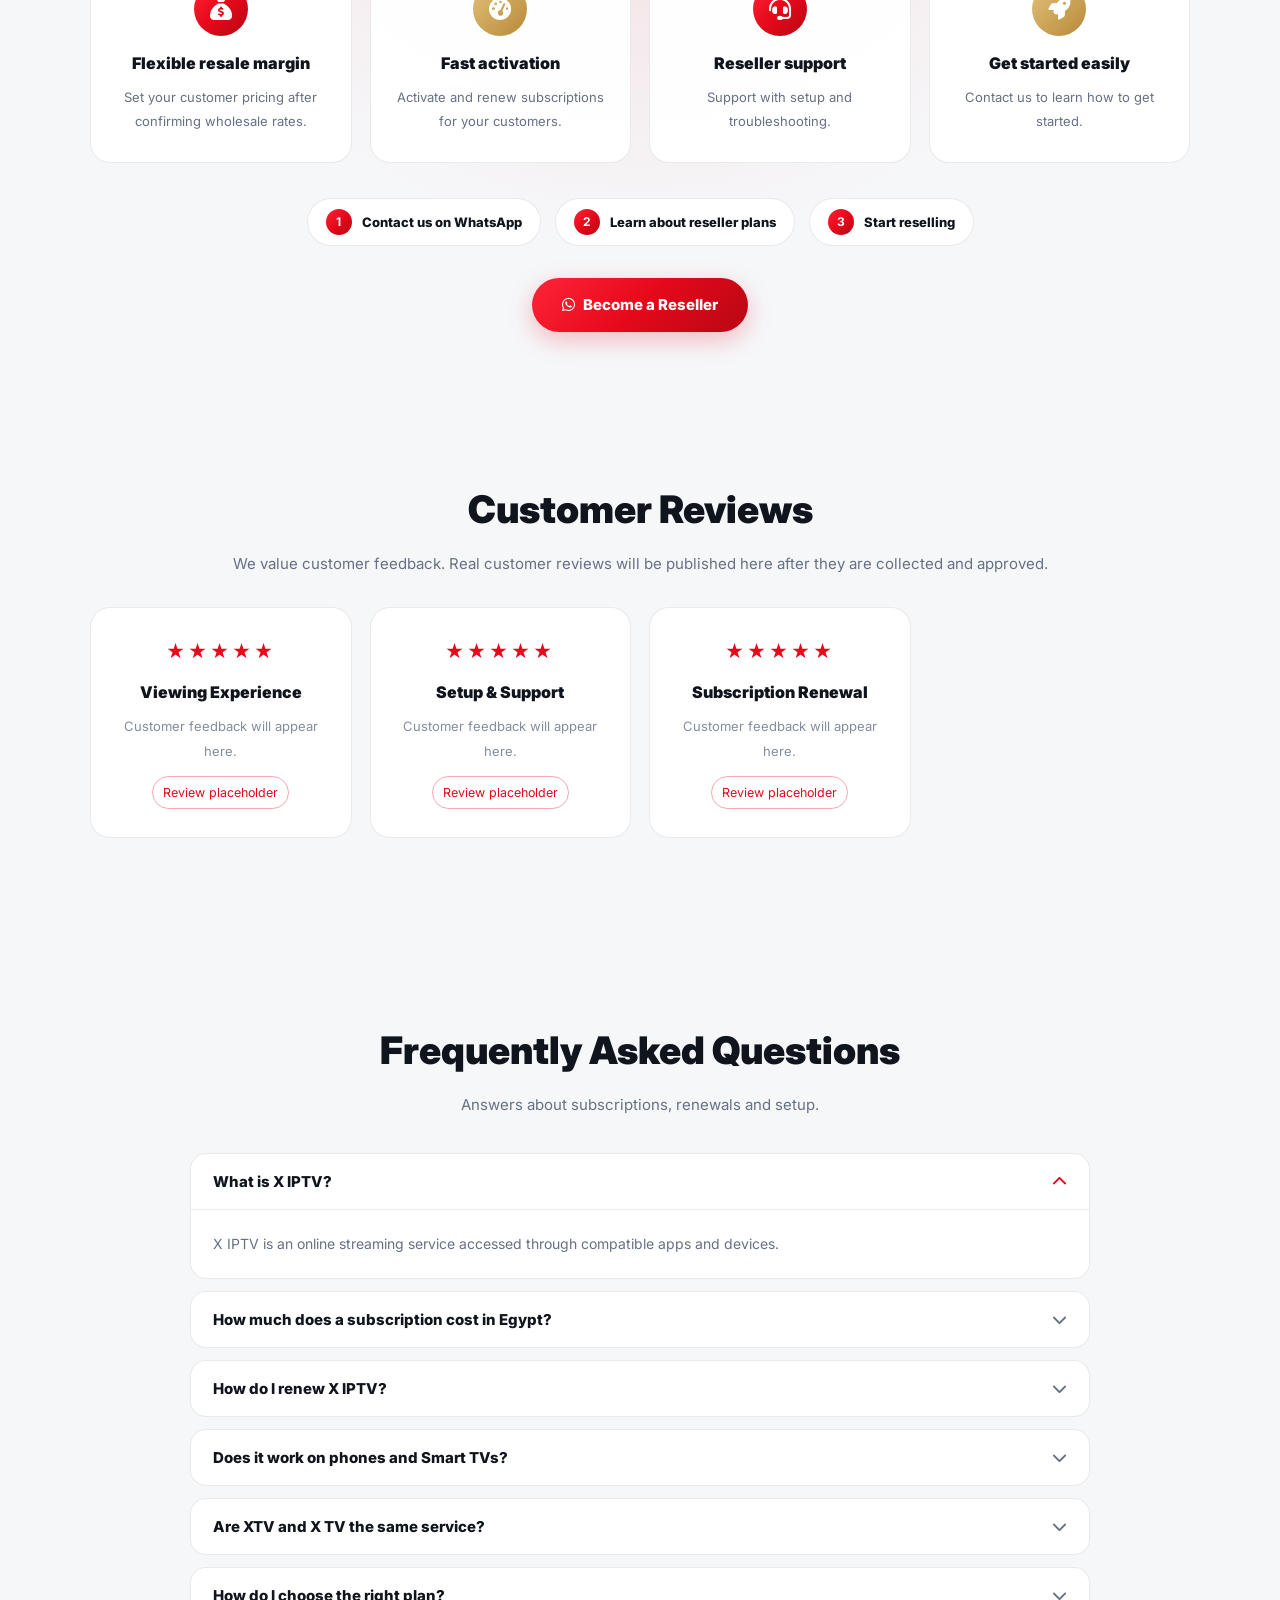
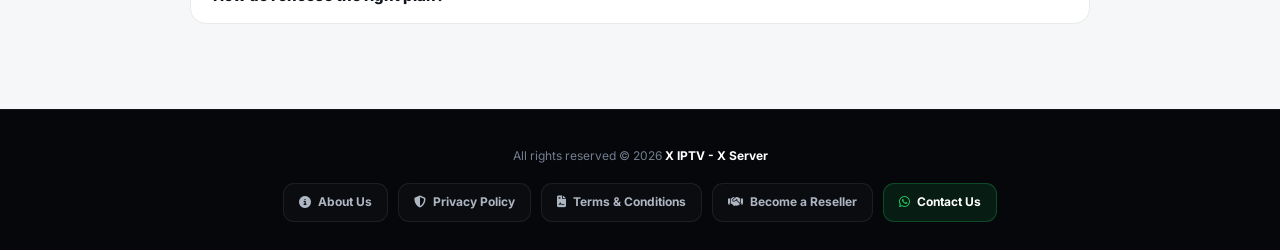
<file: en.html>
<!DOCTYPE html>
<html lang="en" dir="ltr" data-theme="light">
<head>
        <!-- Google tag (gtag.js) for Google Ads AW-18462139495 -->
    <script async src="https://www.googletagmanager.com/gtag/js?id=AW-18462139495"></script>
    <script>
      window.dataLayer = window.dataLayer || [];
      function gtag(){dataLayer.push(arguments);}
      gtag('js', new Date());
      gtag('config', 'AW-18462139495');
    </script>
    <script defer src="/assets/ads-whatsapp-tracking.js"></script>
    <meta charset="UTF-8">
    <meta name="viewport" content="width=device-width, initial-scale=1.0">
    <title>X IPTV Subscription | X Server Plans & Renewal</title>
    <meta name="description" content="Subscribe or renew X IPTV for Smart TVs, phones and TV boxes. Compare 3, 6 and 12-month plans, request a trial, and contact support on WhatsApp.">
    <meta name="robots" content="index, follow, max-image-preview:large, max-snippet:-1, max-video-preview:-1">
    <meta name="author" content="X IPTV">
    <meta name="theme-color" content="#e5091a">
    
    <!-- Canonical & Hreflang -->
    <link rel="canonical" href="https://xiptv.live/en">
    <link rel="alternate" hreflang="ar" href="https://xiptv.live/">
    <link rel="alternate" hreflang="en" href="https://xiptv.live/en">
    <link rel="alternate" hreflang="x-default" href="https://xiptv.live/">
    
    <link rel="icon" type="image/x-icon" href="/favicon.ico">
    <link rel="icon" type="image/png" sizes="32x32" href="/favicon-32x32.png">
    <link rel="apple-touch-icon" sizes="180x180" href="/apple-touch-icon.png">
    <link rel="manifest" href="/site.webmanifest">
    
    <!-- Open Graph -->
    <meta property="og:type" content="website">
    <meta property="og:site_name" content="X IPTV">
    <meta property="og:locale" content="en_US">
    <meta property="og:title" content="X IPTV Subscription | Plans from EGP 200">
    <meta property="og:description" content="X IPTV subscription and renewal plans for compatible devices, with clear pricing for Egypt and international customers.">
    <meta property="og:url" content="https://xiptv.live/en">
    <meta property="og:image" content="https://xiptv.live/logo.png">
    <meta property="og:image:alt" content="X IPTV logo">
    
    <!-- Twitter Card -->
    <meta name="twitter:card" content="summary_large_image">
    <meta name="twitter:title" content="X IPTV Subscription | Plans from EGP 200">
    <meta name="twitter:description" content="X IPTV subscription and renewal for Smart TVs and mobile devices.">
    <meta name="twitter:image" content="https://xiptv.live/logo.png">
    
    <link rel="preconnect" href="https://fonts.googleapis.com">
    <link rel="preconnect" href="https://fonts.gstatic.com" crossorigin>
    <link rel="stylesheet" href="https://fonts.googleapis.com/css2?family=Cairo:wght@400;500;600;700;800;900&family=Inter:wght@400;600;800&display=swap">
    <link rel="stylesheet" href="https://cdnjs.cloudflare.com/ajax/libs/font-awesome/6.5.2/css/all.min.css">
    <link rel="stylesheet" href="assets/styles.css">

    <!-- Keep reveal content visible when JavaScript is disabled -->
    <noscript>
        <style>
            .reveal { opacity: 1 !important; visibility: visible !important; transform: none !important; }
        </style>
    </noscript>

    <!-- Schema.org structured data -->
    <script type="application/ld+json">
    {
      "@context": "https://schema.org",
      "@graph": [
        {
          "@type": "WebSite",
          "@id": "https://xiptv.live/#website",
          "url": "https://xiptv.live/",
          "name": "X IPTV",
          "alternateName": ["X Server", "XTV", "X TV"],
          "inLanguage": "en",
          "publisher": { "@id": "https://xiptv.live/#org" }
        },
        {
          "@type": "Organization",
          "@id": "https://xiptv.live/#org",
          "name": "X IPTV",
          "alternateName": "X Server",
          "url": "https://xiptv.live/",
          "logo": "https://xiptv.live/logo.png",
          "image": "https://xiptv.live/logo.png",
          "contactPoint": {
            "@type": "ContactPoint",
            "telephone": "+201212515179",
            "contactType": "customer support",
            "availableLanguage": ["ar", "en"],
            "url": "https://wa.me/201212515179"
          }
        },
        {
          "@type": "WebPage",
          "@id": "https://xiptv.live/en#webpage",
          "url": "https://xiptv.live/en",
          "name": "X IPTV Subscription | Plans from EGP 200",
          "description": "Subscribe or renew X IPTV with clear plans and support for compatible devices.",
          "inLanguage": "en",
          "isPartOf": { "@id": "https://xiptv.live/#website" }
        },
        {
          "@type": "Service",
          "name": "X IPTV Subscription",
          "description": "X IPTV subscription for compatible Smart TVs, mobile devices, TV boxes and computers.",
          "provider": { "@id": "https://xiptv.live/#org" },
          "areaServed": "EG",
          "hasOfferCatalog": {
            "@type": "OfferCatalog",
            "name": "X IPTV Plans",
            "itemListElement": [
              {
                "@type": "Offer",
                "itemOffered": { "@type": "Service", "name": "3-Month Plan" },
                "price": "200",
                "priceCurrency": "EGP",
                "url": "https://xiptv.live/#pricing"
              },
              {
                "@type": "Offer",
                "itemOffered": { "@type": "Service", "name": "6-Month Plan" },
                "price": "350",
                "priceCurrency": "EGP",
                "url": "https://xiptv.live/#pricing"
              },
              {
                "@type": "Offer",
                "itemOffered": { "@type": "Service", "name": "12-Month Plan" },
                "price": "500",
                "priceCurrency": "EGP",
                "url": "https://xiptv.live/#pricing"
              }
            ]
          }
        },
        {
          "@type": "FAQPage",
          "mainEntity": [
            {
              "@type": "Question",
              "name": "What is X IPTV?",
              "acceptedAnswer": { "@type": "Answer", "text": "X IPTV is an online streaming service accessed through compatible apps and devices." }
            },
            {
              "@type": "Question",
              "name": "How much does X IPTV cost in Egypt?",
              "acceptedAnswer": { "@type": "Answer", "text": "Egypt plans: EGP 200 for 3 months, EGP 350 for 6 months, and EGP 500 for 12 months." }
            },
            {
              "@type": "Question",
              "name": "How do I renew X IPTV?",
              "acceptedAnswer": { "@type": "Answer", "text": "Contact us on WhatsApp and ask to renew your current subscription. Support will explain the next steps and available plans." }
            },
            {
              "@type": "Question",
              "name": "Can I use X IPTV on Smart TVs and mobile devices?",
              "acceptedAnswer": { "@type": "Answer", "text": "X IPTV may be used on compatible Smart TVs, Android devices, TV boxes, iPhones and computers, depending on the app." }
            },
            {
              "@type": "Question",
              "name": "Are XTV and X TV the same service?",
              "acceptedAnswer": { "@type": "Answer", "text": "XTV and X TV are common names used for the X IPTV service." }
            }
          ]
        }
      ]
    }
    </script>
<style>
.reviews-section{padding:60px 5%;text-align:center}.reviews-grid{margin-top:28px}.review-card{position:relative}.review-stars{color:#e5091a;letter-spacing:3px;font-size:1.15rem;margin-bottom:12px}.review-note{display:inline-block;margin-top:12px;padding:5px 10px;border:1px solid rgba(229,9,26,.35);border-radius:20px;color:#e5091a;font-size:.78rem}.review-card p{opacity:.8}
</style>
</head>
<body>
<a class="skip-link" href="#main">Skip to content</a>
<div class="scroll-progress" aria-hidden="true"><span></span></div>

<header>
    <a href="/" class="brand-logo" aria-label="X IPTV homepage">
        <div class="logo-graphic"><span class="arrows">❯❯</span><span class="x-white">X</span></div>
        <div class="brand-text-container">
            <span class="brand-text-top">IPTV SERVER</span>
            <span class="brand-text-bottom">X SERVER</span>
        </div>
    </a>
    <nav class="site-nav" aria-label="Main navigation">
        <a href="#pricing">Plans</a>
        <a href="#apps">Setup & Apps</a>
        <a href="#reseller">Resellers</a>
        <a href="#faq">FAQ</a>
        <a href="/about">About Us</a>
    </nav>
    <div class="header-actions">
        <button type="button" class="menu-toggle" id="menuToggle" aria-label="Open menu" aria-expanded="false"><i class="fa-solid fa-bars"></i></button>
        <button type="button" class="theme-toggle-btn" id="themeToggle" title="Toggle theme" aria-label="Toggle theme">
            <i class="fa-solid fa-moon" id="themeIcon"></i>
        </button>
        <a href="/" class="language-toggle-btn" title="العربية" aria-label="Open Arabic version">AR</a>
        <a href="https://wa.me/201212515179?text=%D8%A7%D9%84%D8%B3%D9%84%D8%A7%D9%85%20%D8%B9%D9%84%D9%8A%D9%83%D9%85%D8%8C%20%D8%A3%D8%B1%D9%8A%D8%AF%20%D8%A7%D9%84%D8%A7%D8%B4%D8%AA%D8%B1%D8%A7%D9%83%20%D9%81%D9%8A%20%D8%B3%D9%8A%D8%B1%D9%81%D8%B1%20IPTV%20%D8%A5%D9%83%D8%B3" class="nav-btn" target="_blank" rel="nofollow noopener noreferrer">Subscribe Now</a>
    </div>
</header>

<div class="ticker-wrap" role="navigation" aria-label="Quick contact links">
    <div class="ticker-track" id="tickerTrack"></div>
</div>

<main id="main">
<section class="hero">
    <div class="badge-pill"><i class="fa-solid fa-circle-play"></i> THE X SERVER</div>
    <h1>Subscription & Renewal <span class="red-text">X Server</span> <span class="silver-text">X IPTV</span></h1>
    <p>Clear plans, fast activation, and support for Smart TVs, mobile devices, TV boxes and computers. Looking for XTV or X TV? Explore subscription and renewal options here.</p>
    <div class="hero-buttons">
        <a href="#pricing" class="btn-main"><i class="fa-solid fa-tags"></i> View Plans</a>
        <a href="https://wa.me/201212515179?text=%D8%A7%D9%84%D8%B3%D9%84%D8%A7%D9%85%20%D8%B9%D9%84%D9%8A%D9%83%D9%85%D8%8C%20%D8%A3%D8%B1%D9%8A%D8%AF%20%D8%B7%D9%84%D8%A8%20%D8%AA%D8%AC%D8%B1%D8%A8%D8%A9%20%D9%85%D8%AC%D8%A7%D9%86%D9%8A%D9%87%2024%20%D8%B3%D8%A7%D8%B9%D8%A9%20%D9%84%D8%B3%D9%8A%D8%B1%D9%81%D8%B1%20IPTV%20%D8%A5%D9%83%D8%B3" class="btn-sec" target="_blank" rel="nofollow noopener noreferrer"><i class="fa-solid fa-play"></i> 24-Hour Free Trial</a>
    </div>
    <div class="trust-banner">
        <div class="trust-item"><i class="fa-solid fa-bolt"></i> Fast activation</div>
        <div class="trust-item"><i class="fa-solid fa-headset"></i> Support throughout your subscription</div>
        <div class="trust-item"><i class="fa-solid fa-mobile-screen"></i> Compatible devices</div>
        <div class="trust-item"><i class="fa-solid fa-display"></i> Quality options from 4K to Low</div>
        <div class="trust-item"><i class="fa-solid fa-shield-halved"></i> Service stability</div>
    </div>
</section>

<section class="promo-slider reveal" aria-label="Service highlights">
    <h2 style="position:absolute;width:1px;height:1px;padding:0;margin:-1px;overflow:hidden;clip:rect(0,0,0,0);white-space:nowrap;border:0">X IPTV service highlights</h2>
    <div class="slider-box">
        <button class="slider-nav prev" type="button" aria-label="Previous slide"><i class="fa-solid fa-chevron-right"></i></button>
        <div class="slide active">
            <div class="slide-icon-circle accent-red"><i class="fa-solid fa-bolt-lightning"></i></div>
            <span class="slide-tag accent-red">PERFORMANCE</span>
            <h3>A smoother viewing experience</h3>
            <p>Designed for compatible devices, with support to help with setup and renewal.</p>
        </div>
        <div class="slide">
            <div class="slide-icon-circle accent-gold"><i class="fa-solid fa-bolt"></i></div>
            <span class="slide-tag accent-gold">SPEED</span>
            <h3>Easy subscription and renewal</h3>
            <p>Choose a plan and contact us on WhatsApp to activate or renew your subscription.</p>
        </div>
        <div class="slide">
            <div class="slide-icon-circle accent-red"><i class="fa-solid fa-headset"></i></div>
            <span class="slide-tag accent-red">SUPPORT</span>
            <h3>Support during your subscription</h3>
            <p>Help with setup, playback and renewal depending on your device.</p>
        </div>
        <div class="slide">
            <div class="slide-icon-circle accent-gold"><i class="fa-solid fa-display"></i></div>
            <span class="slide-tag accent-gold">COMPATIBILITY</span>
            <h3>Multiple devices</h3>
            <p>Mobile, Smart TV, TV box and computer support, depending on the app used.</p>
        </div>
        <div class="slide">
            <div class="slide-icon-circle accent-red"><i class="fa-solid fa-play"></i></div>
            <span class="slide-tag accent-red">TRY IT FIRST</span>
            <h3>Ask about a trial</h3>
            <p>Contact us on WhatsApp to ask whether a trial is currently available.</p>
        </div>
        <button class="slider-nav next" type="button" aria-label="Next slide"><i class="fa-solid fa-chevron-left"></i></button>
        <div class="slider-dots" id="sliderDots"></div>
        <div class="slider-progress-track"><div class="slider-progress-bar" id="sliderProgressBar"></div></div>
    </div>
</section>

<section class="stats-section" aria-label="Service overview">
    <h2 style="position:absolute;width:1px;height:1px;padding:0;margin:-1px;overflow:hidden;clip:rect(0,0,0,0);white-space:nowrap;border:0">Service statistics</h2>
    <div class="stat-item"><h3><span class="plus-red">+</span><span data-count="28000">28000</span></h3><p>Live channels</p></div>
    <div class="stat-item"><h3><span class="plus-red">+</span><span data-count="120000">120000</span></h3><p>Movies and TV shows</p></div>
    <div class="stat-item"><h3>99.9<span class="percent-red">%</span></h3><p>Service stability</p></div>
    <div class="stat-item"><h3><span class="plus-red">+</span><span data-count="23230">23230</span></h3><p>Customers</p></div>
</section>

<section class="pricing-section reveal" id="pricing" aria-labelledby="pricing-title">
    <h2 class="section-title" id="pricing-title">X IPTV Subscription Plans</h2>
    <p class="section-subtitle">Choose a plan duration and contact us on WhatsApp. International prices are shown when you select the region.</p>
    <div class="region-selector" role="group" aria-label="Select region">
        <button type="button" class="region-btn active" id="btnEgypt" aria-pressed="true" onclick="setRegion('egypt')">🇪🇬 Egypt</button>
        <button type="button" class="region-btn" id="btnIntl" aria-pressed="false" onclick="setRegion('intl')">🌍 Outside Egypt</button>
    </div>
    <div class="pricing-grid">
        <article class="price-card">
            <h3>3-Month Plan</h3>
            <div class="price" id="price-3m">200 <span>EGP</span></div>
            <ul class="features-list">
                <li><i class="fa-solid fa-check"></i> 15,000+ channels</li>
                <li><i class="fa-solid fa-check"></i> Movies and TV series library</li>
                <li><i class="fa-solid fa-check"></i> Full HD / 4K quality</li>
                <li><i class="fa-solid fa-check"></i> Compatible-device support</li>
                <li><i class="fa-solid fa-check"></i> Customer support</li>
            </ul>
            <a href="https://wa.me/201212515179?text=%D8%A7%D9%84%D8%B3%D9%84%D8%A7%D9%85%20%D8%B9%D9%84%D9%8A%D9%83%D9%85%D8%8C%20%D8%A3%D8%B1%D9%8A%D8%AF%20%D8%A7%D9%84%D8%A7%D8%B4%D8%AA%D8%B1%D8%A7%D9%83%20%D9%81%D9%8A%20%D8%A8%D8%A7%D9%82%D8%A9%203%20%D8%A3%D8%B4%D9%87%D8%B1%20(200%20%D8%AC.%D9%85)" class="card-btn" id="btn-3m-link" target="_blank" rel="nofollow noopener noreferrer">Subscribe Now</a>
        </article>
        <article class="price-card featured">
            <div class="badge-popular">MOST POPULAR</div>
            <h3>12-Month Plan</h3>
            <div class="price" id="price-12m">500 <span>EGP</span></div>
            <ul class="features-list">
                <li><i class="fa-solid fa-check"></i> 22,000+ channels</li>
                <li><i class="fa-solid fa-check"></i> Movies and TV series library</li>
                <li><i class="fa-solid fa-check"></i> 4K / Full HD quality</li>
                <li><i class="fa-solid fa-check"></i> Compatible-device playback</li>
                <li><i class="fa-solid fa-check"></i> Ongoing customer support</li>
            </ul>
            <a href="https://wa.me/201212515179?text=%D8%A7%D9%84%D8%B3%D9%84%D8%A7%D9%85%20%D8%B9%D9%84%D9%8A%D9%83%D9%85%D8%8C%20%D8%A3%D8%B1%D9%8A%D8%AF%20%D8%A7%D9%84%D8%A7%D8%B4%D8%AA%D8%B1%D8%A7%D9%83%20%D9%81%D9%8A%20%D8%A7%D9%84%D8%A8%D8%A7%D9%82%D8%A9%20%D8%A7%D9%84%D9%85%D9%85%D9%8A%D8%B2%D8%A9%2012%20%D8%B4%D9%87%D8%B1%20(500%20%D8%AC.%D9%85)" class="card-btn" id="btn-12m-link" target="_blank" rel="nofollow noopener noreferrer">Subscribe Now</a>
        </article>
        <article class="price-card">
            <h3>6-Month Plan</h3>
            <div class="price" id="price-6m">350 <span>EGP</span></div>
            <ul class="features-list">
                <li><i class="fa-solid fa-check"></i> 18,000+ channels</li>
                <li><i class="fa-solid fa-check"></i> Movies and TV series</li>
                <li><i class="fa-solid fa-check"></i> 4K / Full HD quality</li>
                <li><i class="fa-solid fa-check"></i> Compatible-device support</li>
                <li><i class="fa-solid fa-check"></i> Customer support</li>
            </ul>
            <a href="https://wa.me/201212515179?text=%D8%A7%D9%84%D8%B3%D9%84%D8%A7%D9%85%20%D8%B9%D9%84%D9%8A%D9%83%D9%85%D8%8C%20%D8%A3%D8%B1%D9%8A%D8%AF%20%D8%A7%D9%84%D8%A7%D8%B4%D8%AA%D8%B1%D8%A7%D9%83%20%D9%81%D9%8A%20%D8%A8%D8%A7%D9%82%D8%A9%206%20%D8%A3%D8%B4%D9%87%D8%B1%20(350%20%D8%AC.%D9%85)" class="card-btn" id="btn-6m-link" target="_blank" rel="nofollow noopener noreferrer">Subscribe Now</a>
        </article>
    </div>
</section>

<section class="steps-section reveal" aria-labelledby="steps-title">
    <h2 class="section-title" id="steps-title">How to Subscribe in Minutes</h2>
    <p class="section-subtitle">Four simple steps from choosing a plan to getting started.</p>
    <div class="steps-grid">
        <div class="step-card"><div class="step-num">1</div><h3>Choose a duration</h3><p>Choose 3, 6 or 12 months to suit your needs.</p></div>
        <div class="step-card"><div class="step-num">2</div><h3>Contact us on WhatsApp</h3><p>Tell us which plan you want and your region.</p></div>
        <div class="step-card"><div class="step-num">3</div><h3>Confirm activation</h3><p>Your subscription details will be provided after confirmation.</p></div>
        <div class="step-card"><div class="step-num">4</div><h3>Set up your device</h3><p>Follow the setup guide for your TV or mobile device.</p></div>
    </div>
</section>

<section class="seo-info-section" id="subscription-info">
    <div class="seo-info-container">
        <h2>X IPTV Subscription & Renewal Guide</h2>
        <p>X IPTV offers online subscription and renewal options. Some visitors search for the service as XTV or X TV. Choose a subscription duration and contact support to ask about activation or renewal.</p>
        <h3>Plan pricing</h3>
        <p>Egypt plans: EGP 200 for 3 months, EGP 350 for 6 months, and EGP 500 for 12 months. International plans: $15, $20 and $30 for the same durations. Contact support to confirm current availability and pricing.</p>
        <h3>How to renew</h3>
        <p>If your subscription has expired or is about to expire, message us on WhatsApp and ask to renew. Support will explain the available plans and next steps.</p>
        <ul>
            <li>Choose your subscription duration.</li>
            <li>Contact customer support.</li>
            <li>Provide the requested subscription details.</li>
            <li>Choose an available payment method.</li>
            <li>Activation or renewal follows confirmation.</li>
        </ul>
        <h3>Device compatibility</h3>
        <p>The service may be used on Android, Smart TVs, TV boxes, computers and Apple devices through compatible apps. See the setup section below for device-specific guidance.</p>
    </div>
</section>

<section class="apps-section reveal" id="apps">
    <h2 class="section-title">Set Up X IPTV on Your Devices</h2>
    <p class="section-subtitle">Choose your device to view setup instructions and download codes.</p>
    <div class="accordion-container">
        <div class="accordion-item active">
            <div class="accordion-header" onclick="toggleAccordion(this)"><span><i class="fa-solid fa-tv icon-device"></i> X Server X IPTV</span><i class="fa-solid fa-chevron-down toggle-icon"></i></div>
            <div class="accordion-content">
                <div class="rich-desc-box">
                    <h3><i class="fa-solid fa-circle-play"></i> About the service</h3>
                    <p>X Server offers plans for viewing channels and entertainment content on compatible devices, with support for setup.</p>
                </div>
                <div class="feature-bullets">
                    <div class="feature-bullet-item"><i class="fa-solid fa-bolt-lightning"></i><div><strong>Live TV:</strong> Channels depend on your plan and app.</div></div>
                    <div class="feature-bullet-item"><i class="fa-solid fa-trophy"></i><div><strong>Sports & entertainment:</strong> A range of content may be available with your plan.</div></div>
                    <div class="feature-bullet-item"><i class="fa-solid fa-film"></i><div><strong>VOD library:</strong> Movies and TV series, depending on the available plan.</div></div>
                    <div class="feature-bullet-item"><i class="fa-solid fa-display"></i><div><strong>Device compatibility:</strong> Smart TVs, Android devices, TV boxes and computers.</div></div>
                </div>
            </div>
        </div>
        <div class="accordion-item">
            <div class="accordion-header" onclick="toggleAccordion(this)"><span><i class="fa-brands fa-android icon-device"></i> Android APK</span><i class="fa-solid fa-chevron-down toggle-icon"></i></div>
            <div class="accordion-content">
                <p>Download an XTV app for Android phones, Android TVs and TV boxes.</p>
                <div style="margin-top:15px;">
                    <a href="https://eurofinal.site/XTV_PRO.apk" class="download-btn-inline" target="_blank" rel="nofollow noopener noreferrer"><i class="fa-solid fa-download"></i> XTV PRO</a>
                    <a href="https://eurofinal.site/XTV_Code_V3.apk" class="download-btn-inline" target="_blank" rel="nofollow noopener noreferrer"><i class="fa-solid fa-download"></i> XTV Code V3</a>
                </div>
                <p style="margin-top:15px;">Downloader codes (click to copy):
                    <span class="code-badge" data-copy="5833417">5833417</span>
                    <span class="code-badge" data-copy="7814261">7814261</span>
                    <span class="code-badge" data-copy="8539550">8539550</span>
                    <span class="code-badge" data-copy="2965285">2965285</span>
                </p>
            </div>
        </div>
        <div class="accordion-item">
            <div class="accordion-header" onclick="toggleAccordion(this)"><span><i class="fa-brands fa-apple icon-device"></i> iPhone & iPad</span><i class="fa-solid fa-chevron-down toggle-icon"></i></div>
            <div class="accordion-content">
                <p>Use IPTV apps compatible with Apple devices.</p>
                <div style="margin-top:15px;">
                    <a href="https://apps.apple.com/kw/app/smarters-player-lite/id1628995509?l=ar" class="download-btn-inline" target="_blank" rel="nofollow noopener noreferrer"><i class="fa-brands fa-apple"></i> Smarters Player Lite</a>
                    <a href="https://apps.apple.com/eg/app/code-play/id1661811116?l=ar" class="download-btn-inline" target="_blank" rel="nofollow noopener noreferrer"><i class="fa-brands fa-apple"></i> Code Play</a>
                </div>
                <p style="margin-top:15px;">Code Play code: <span class="code-badge" data-copy="070">070</span></p>
            </div>
        </div>
        <div class="accordion-item">
            <div class="accordion-header" onclick="toggleAccordion(this)"><span><i class="fa-solid fa-tv icon-device"></i> LG & Samsung TVs</span><i class="fa-solid fa-chevron-down toggle-icon"></i></div>
            <div class="accordion-content">
                <div class="rich-desc-box">
                    <h3><i class="fa-solid fa-display"></i> Smart TV setup</h3>
                    <p>Find the app <strong>PLAYER 0</strong> then select <strong>PORTAL CODE</strong>.</p>
                </div>
                <p>Access code: <span class="code-badge" data-copy="75886993">75886993</span></p>
                <p style="margin-top:12px;">After entering the code, enter the username and password for your subscription.</p>
            </div>
        </div>
        <div class="accordion-item">
            <div class="accordion-header" onclick="toggleAccordion(this)"><span><i class="fa-solid fa-laptop icon-device"></i> PC & Laptop</span><i class="fa-solid fa-chevron-down toggle-icon"></i></div>
            <div class="accordion-content">
                On Windows, use a compatible IPTV application.
                <a href="https://www.mhiptv.net/iptv/IPTVSmartersPro-1.1.1.exe" class="download-btn-inline" target="_blank" rel="nofollow noopener noreferrer">Download app</a>
            </div>
        </div>
    </div>
</section>

<section class="reseller-section reveal" id="reseller" aria-labelledby="reseller-title">
    <h2 class="section-title" id="reseller-title">Become a Reseller</h2>
    <p class="section-subtitle">Have customers or want to start a business? Contact us to learn about reseller plans and pricing.</p>
    <div class="reseller-grid">
        <div class="reseller-card"><i class="fa-solid fa-sack-dollar"></i><h3>Flexible resale margin</h3><p>Set your customer pricing after confirming wholesale rates.</p></div>
        <div class="reseller-card"><i class="fa-solid fa-gauge-high"></i><h3>Fast activation</h3><p>Activate and renew subscriptions for your customers.</p></div>
        <div class="reseller-card"><i class="fa-solid fa-headset"></i><h3>Reseller support</h3><p>Support with setup and troubleshooting.</p></div>
        <div class="reseller-card"><i class="fa-solid fa-rocket"></i><h3>Get started easily</h3><p>Contact us to learn how to get started.</p></div>
    </div>
    <div class="reseller-steps">
        <div class="reseller-step"><b>1</b> Contact us on WhatsApp</div>
        <div class="reseller-step"><b>2</b> Learn about reseller plans</div>
        <div class="reseller-step"><b>3</b> Start reselling</div>
    </div>
    <a href="https://wa.me/201212515179?text=%D8%A7%D9%84%D8%B3%D9%84%D8%A7%D9%85%20%D8%B9%D9%84%D9%8A%D9%83%D9%85%D8%8C%20%D8%A3%D8%B1%D9%8A%D8%AF%20%D8%A3%D9%86%20%D8%A3%D8%B5%D8%A8%D8%AD%20%D9%85%D9%88%D8%B2%D8%B9%D8%A7%D9%8B%20%D9%84%D8%B3%D9%8A%D8%B1%D9%81%D8%B1%20X%20IPTV" class="btn-main" target="_blank" rel="nofollow noopener noreferrer"><i class="fa-brands fa-whatsapp"></i> Become a Reseller</a>
</section>


<section class="reviews-section reveal" id="reviews" aria-labelledby="reviews-title">
    <h2 class="section-title" id="reviews-title">Customer Reviews</h2>
    <p class="section-subtitle">We value customer feedback. Real customer reviews will be published here after they are collected and approved.</p>
    <div class="reseller-grid reviews-grid">
        <article class="reseller-card review-card"><div class="review-stars" aria-label="Rating placeholder">★★★★★</div><h3>Viewing Experience</h3><p>Customer feedback will appear here.</p><span class="review-note">Review placeholder</span></article>
        <article class="reseller-card review-card"><div class="review-stars" aria-label="Rating placeholder">★★★★★</div><h3>Setup & Support</h3><p>Customer feedback will appear here.</p><span class="review-note">Review placeholder</span></article>
        <article class="reseller-card review-card"><div class="review-stars" aria-label="Rating placeholder">★★★★★</div><h3>Subscription Renewal</h3><p>Customer feedback will appear here.</p><span class="review-note">Review placeholder</span></article>
    </div>
</section>

<section class="faq-section reveal" id="faq">
    <h2 class="section-title">Frequently Asked Questions</h2>
    <p class="section-subtitle">Answers about subscriptions, renewals and setup.</p>
    <div class="faq-container">
        <div class="faq-item active">
            <button type="button" aria-expanded="true">What is X IPTV? <i class="fa-solid fa-chevron-down toggle-icon"></i></button>
            <div class="faq-answer"><p>X IPTV is an online streaming service accessed through compatible apps and devices.</p></div>
        </div>
        <div class="faq-item">
            <button type="button" aria-expanded="false">How much does a subscription cost in Egypt? <i class="fa-solid fa-chevron-down toggle-icon"></i></button>
            <div class="faq-answer"><p>EGP 200 for 3 months, EGP 350 for 6 months, and EGP 500 for 12 months.</p></div>
        </div>
        <div class="faq-item">
            <button type="button" aria-expanded="false">How do I renew X IPTV? <i class="fa-solid fa-chevron-down toggle-icon"></i></button>
            <div class="faq-answer"><p>Contact support on WhatsApp and ask to renew your current subscription for instructions.</p></div>
        </div>
        <div class="faq-item">
            <button type="button" aria-expanded="false">Does it work on phones and Smart TVs? <i class="fa-solid fa-chevron-down toggle-icon"></i></button>
            <div class="faq-answer"><p>It can work on devices that support compatible IPTV apps. Setup steps vary by device.</p></div>
        </div>
        <div class="faq-item">
            <button type="button" aria-expanded="false">Are XTV and X TV the same service? <i class="fa-solid fa-chevron-down toggle-icon"></i></button>
            <div class="faq-answer"><p>XTV and X TV are common names used for X IPTV. Contact us to confirm which plan fits your device.</p></div>
        </div>
        <div class="faq-item">
            <button type="button" aria-expanded="false">How do I choose the right plan? <i class="fa-solid fa-chevron-down toggle-icon"></i></button>
            <div class="faq-answer"><p>Choose a duration in the plans section. Contact us on WhatsApp if you need help choosing or renewing.</p></div>
        </div>
    </div>
</section>
</main>

<footer>
    <p>All rights reserved © 2026 <strong>X IPTV - X Server</strong></p>
    <div class="footer-links">
        <a href="/about"><i class="fa-solid fa-circle-info"></i> About Us</a>
        <a href="/privacy"><i class="fa-solid fa-shield-halved"></i> Privacy Policy</a>
        <a href="/terms"><i class="fa-solid fa-file-contract"></i> Terms & Conditions</a>
        <a href="#reseller"><i class="fa-solid fa-handshake"></i> Become a Reseller</a>
        <a href="https://wa.me/201212515179?text=%D8%A7%D9%84%D8%B3%D9%84%D8%A7%D9%85%20%D8%B9%D9%84%D9%8A%D9%83%D9%85%D8%8C%20%D8%A3%D8%B1%D9%8A%D8%AF%20%D8%A7%D9%84%D8%AA%D9%88%D8%A7%D8%B5%D9%84%20%D9%85%D8%B9%20X%20IPTV" target="_blank" rel="nofollow noopener noreferrer" class="footer-contact"><i class="fa-brands fa-whatsapp"></i> Contact Us</a>
    </div>
</footer>

<a href="https://wa.me/201212515179?text=%D8%A7%D9%84%D8%B3%D9%84%D8%A7%D9%85%20%D8%B9%D9%84%D9%8A%D9%83%D9%85%D8%8C%20%D8%A3%D8%B1%D9%8A%D8%AF%20%D8%A7%D9%84%D8%A7%D8%B3%D8%AA%D9%81%D8%B3%D8%A7%D8%B1%20%D8%B9%D9%86%20%D8%B3%D9%8A%D8%B1%D9%81%D8%B1%20IPTV%20%D8%A5%D9%83%D8%B3" class="whatsapp-float" target="_blank" rel="nofollow noopener noreferrer" aria-label="Contact us on WhatsApp"><i class="fa-brands fa-whatsapp"></i></a>
<div class="mobile-cta"><a href="https://wa.me/201212515179?text=%D8%A7%D9%84%D8%B3%D9%84%D8%A7%D9%85%20%D8%B9%D9%84%D9%8A%D9%83%D9%85%D8%8C%20%D8%A3%D8%B1%D9%8A%D8%AF%20%D8%A7%D9%84%D8%A7%D8%B4%D8%AA%D8%B1%D8%A7%D9%83%20%D9%81%D9%8A%20%D8%B3%D9%8A%D8%B1%D9%81%D8%B1%20IPTV%20%D8%A5%D9%83%D8%B3" target="_blank" rel="nofollow noopener noreferrer"><i class="fa-brands fa-whatsapp"></i> Subscribe via WhatsApp</a></div>
<div class="toast" id="toast" role="status"></div>
<script src="assets/app.js" defer></script>
</body>
</html>
</file>
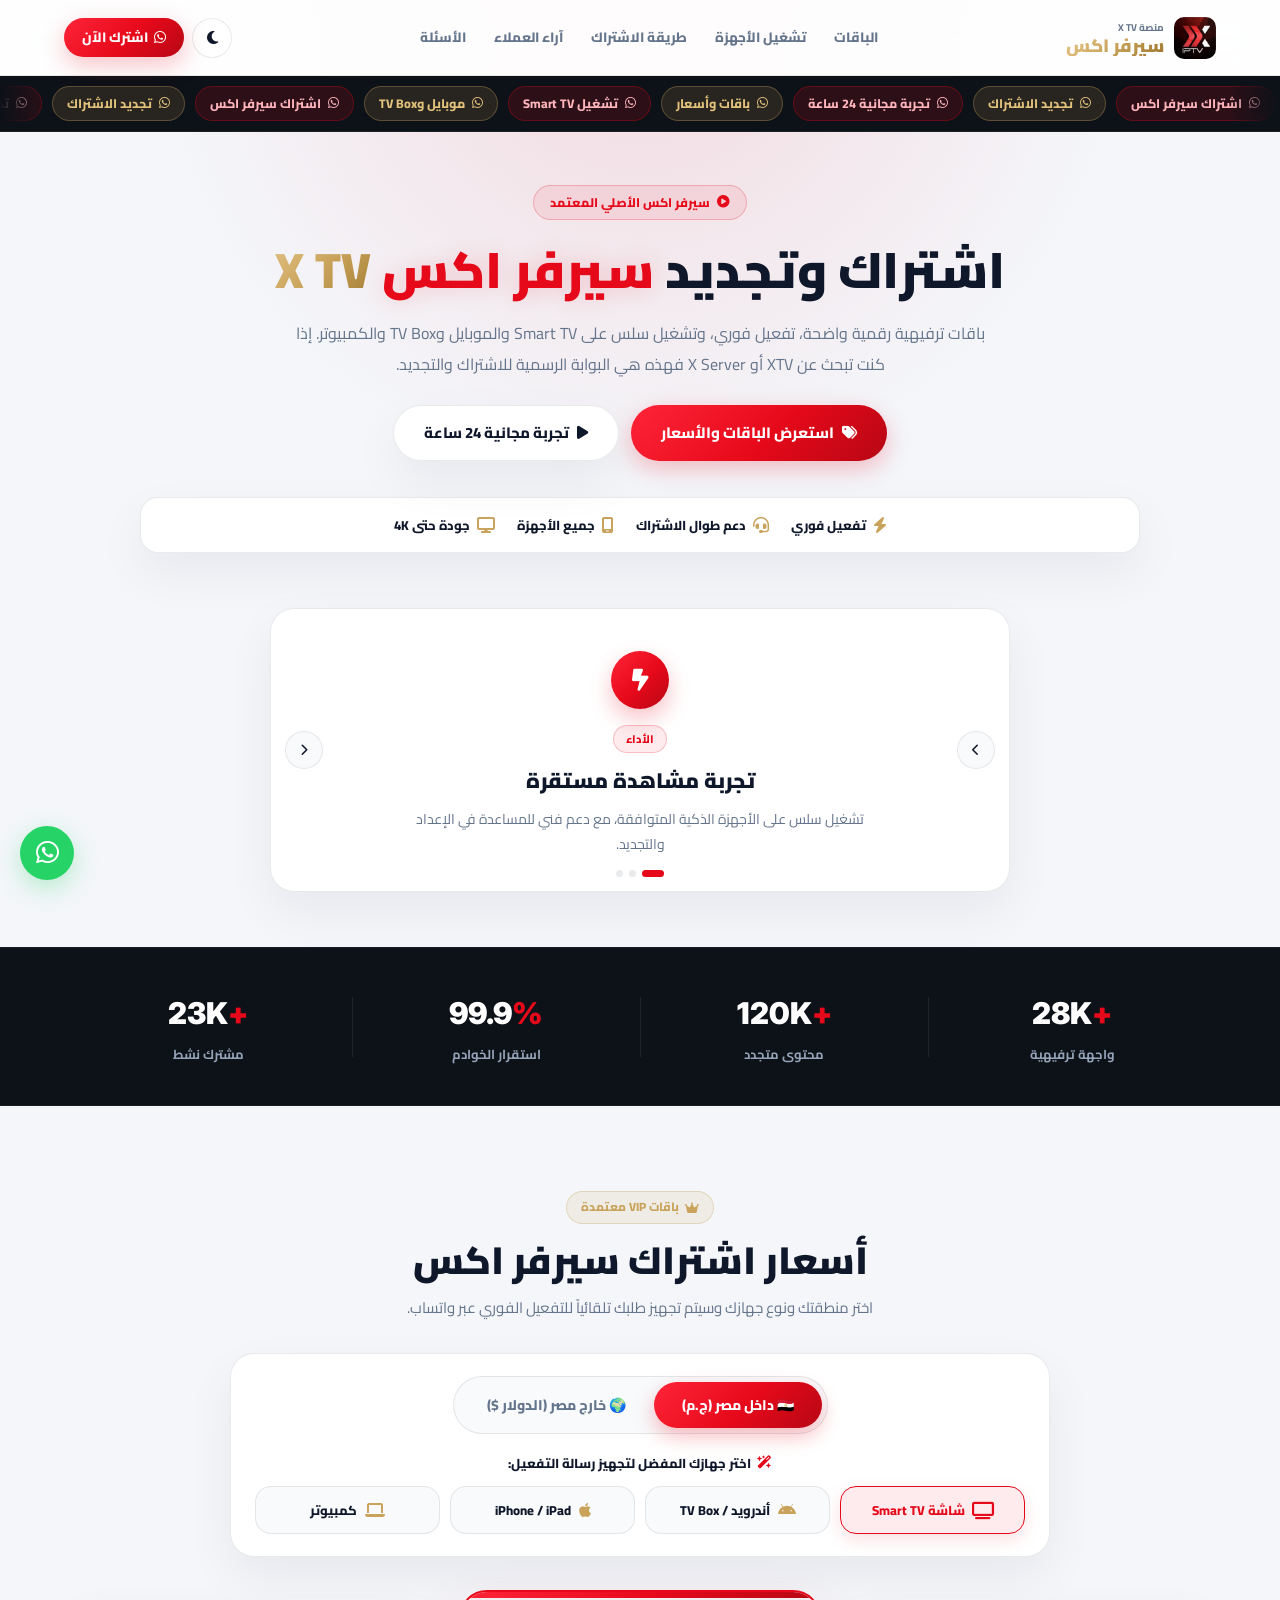
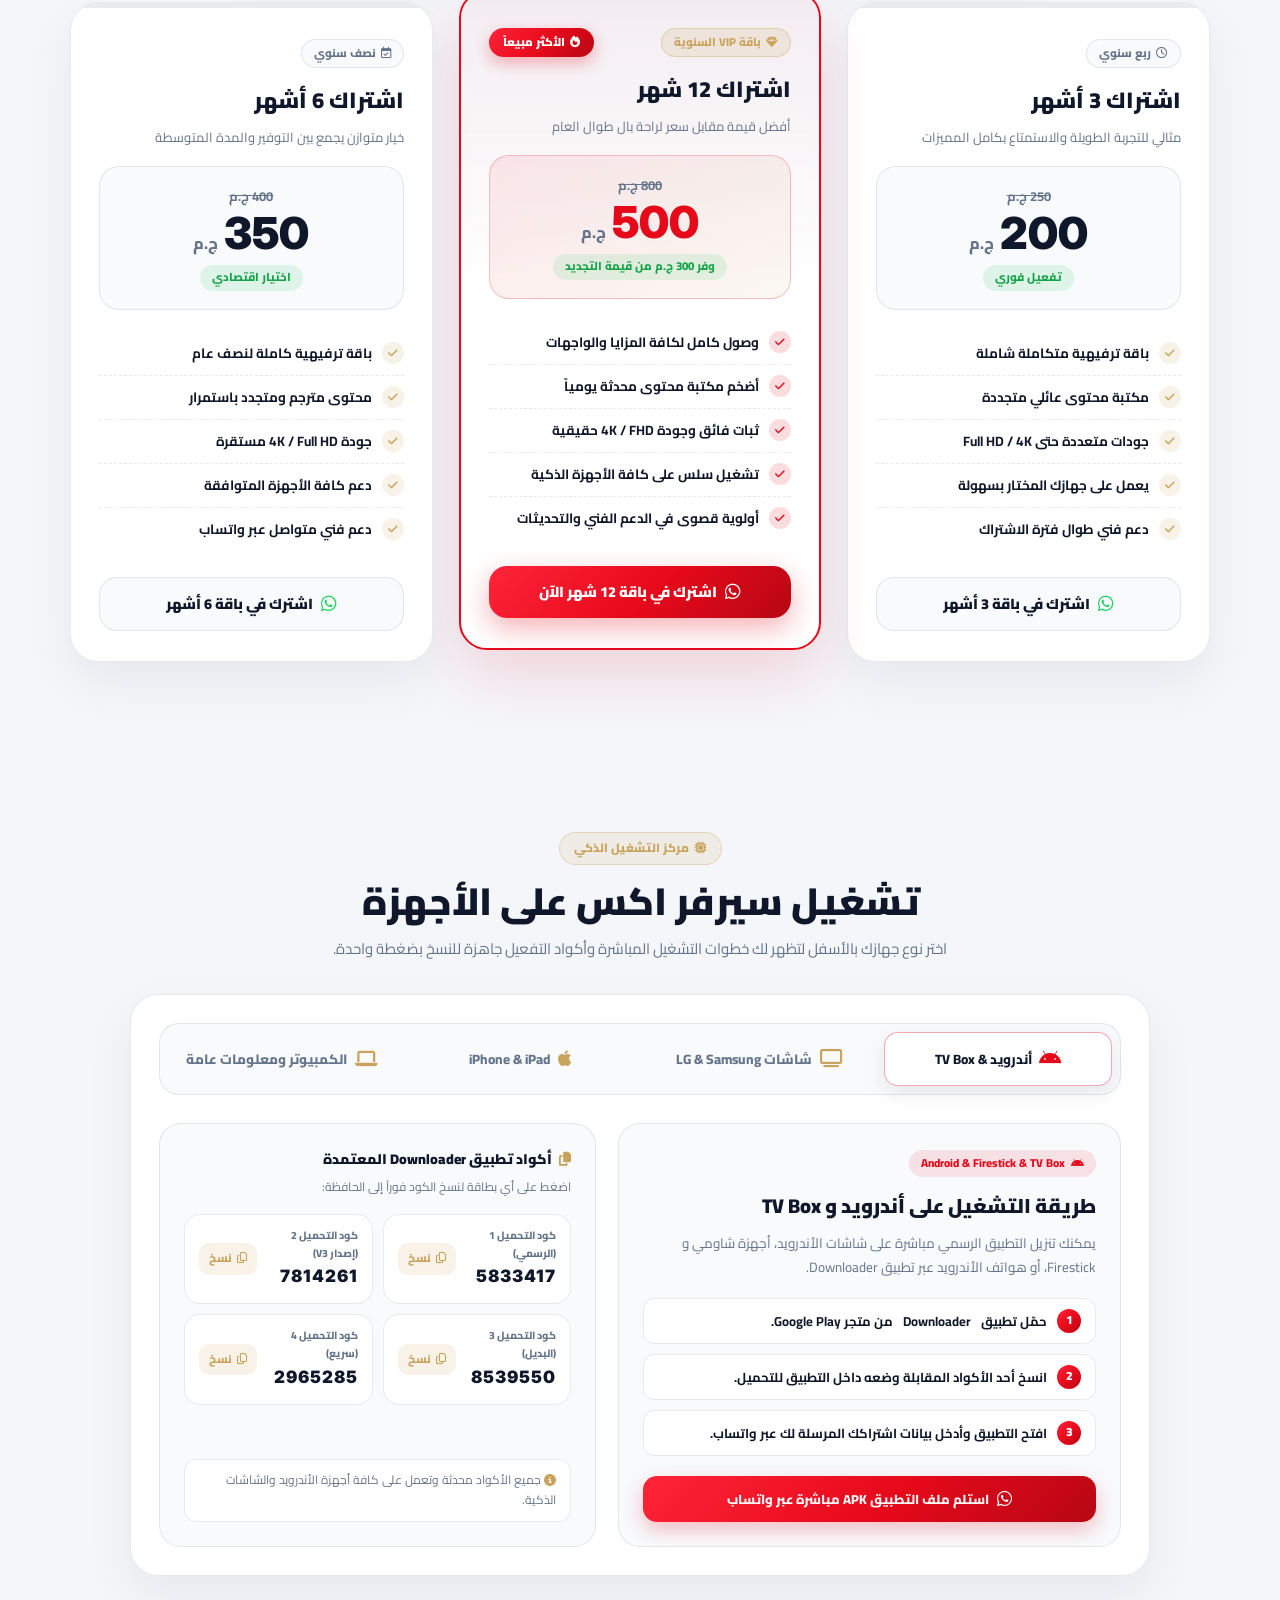
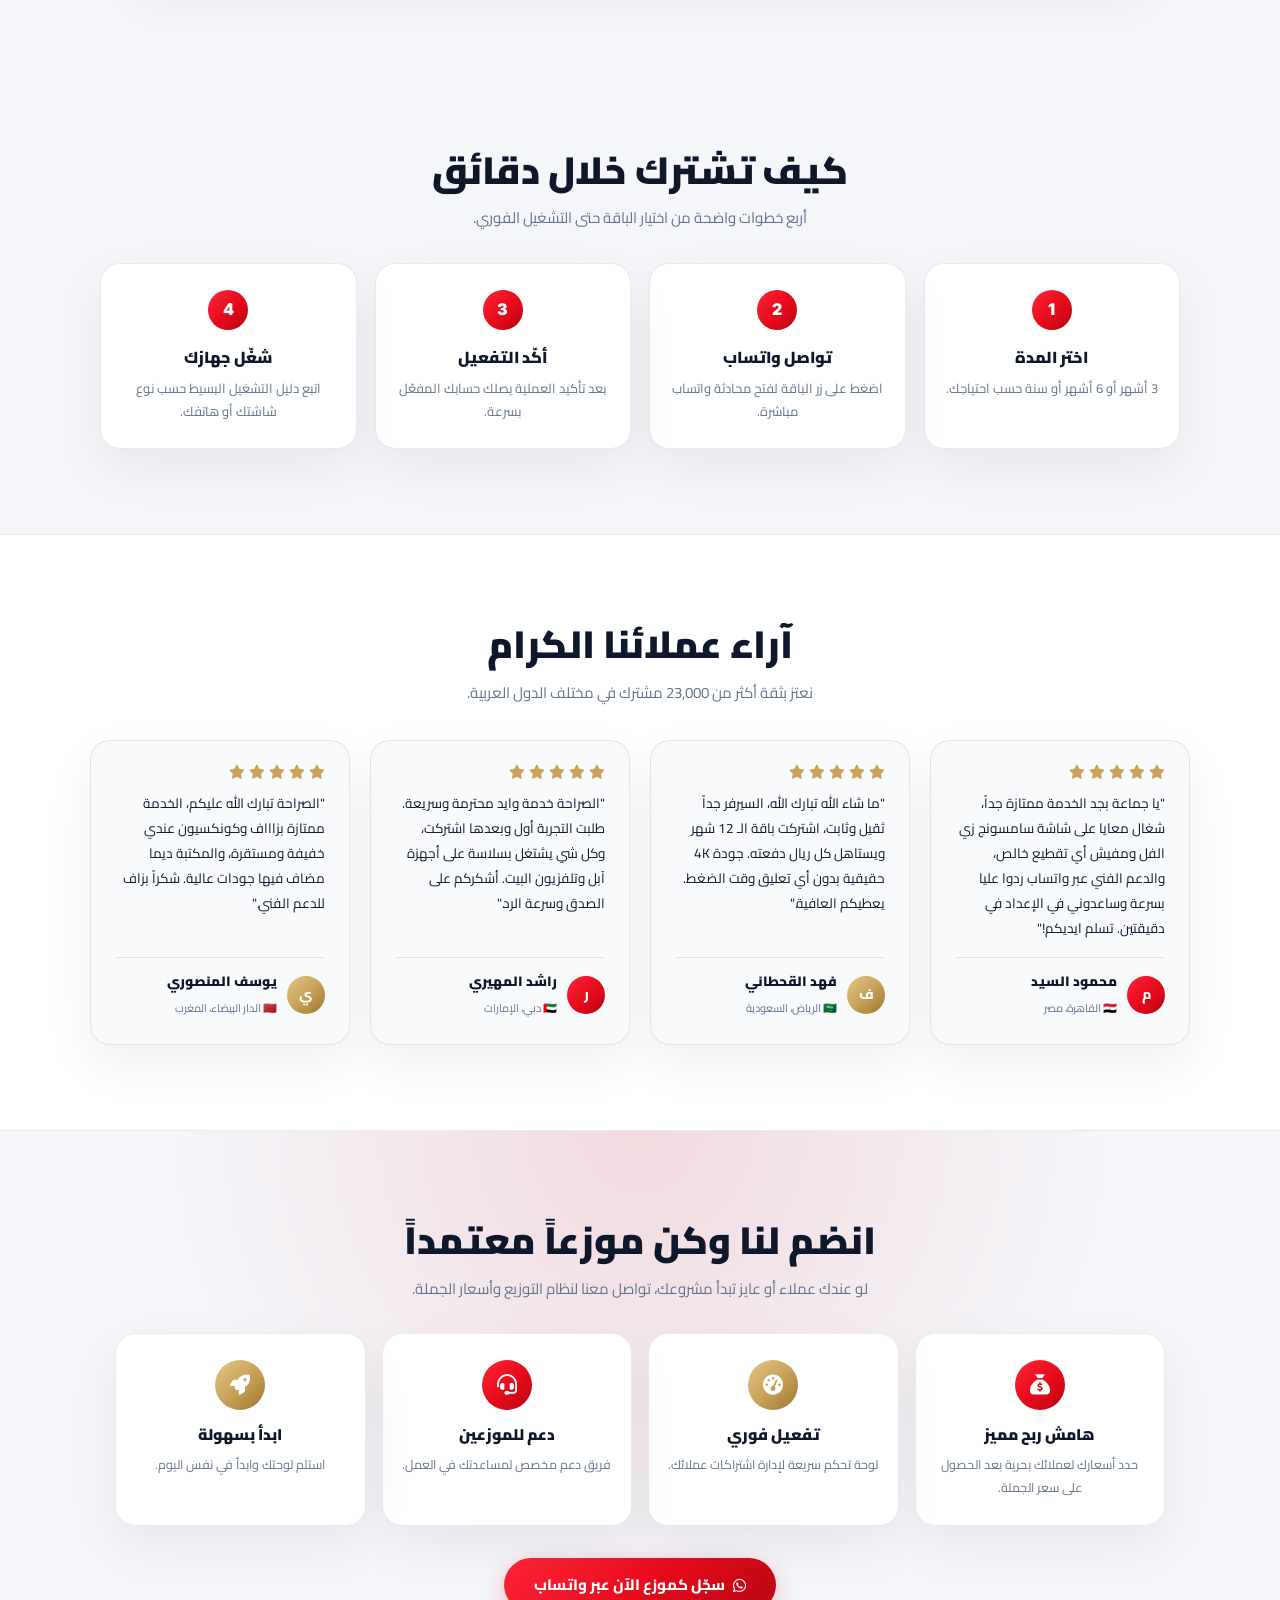
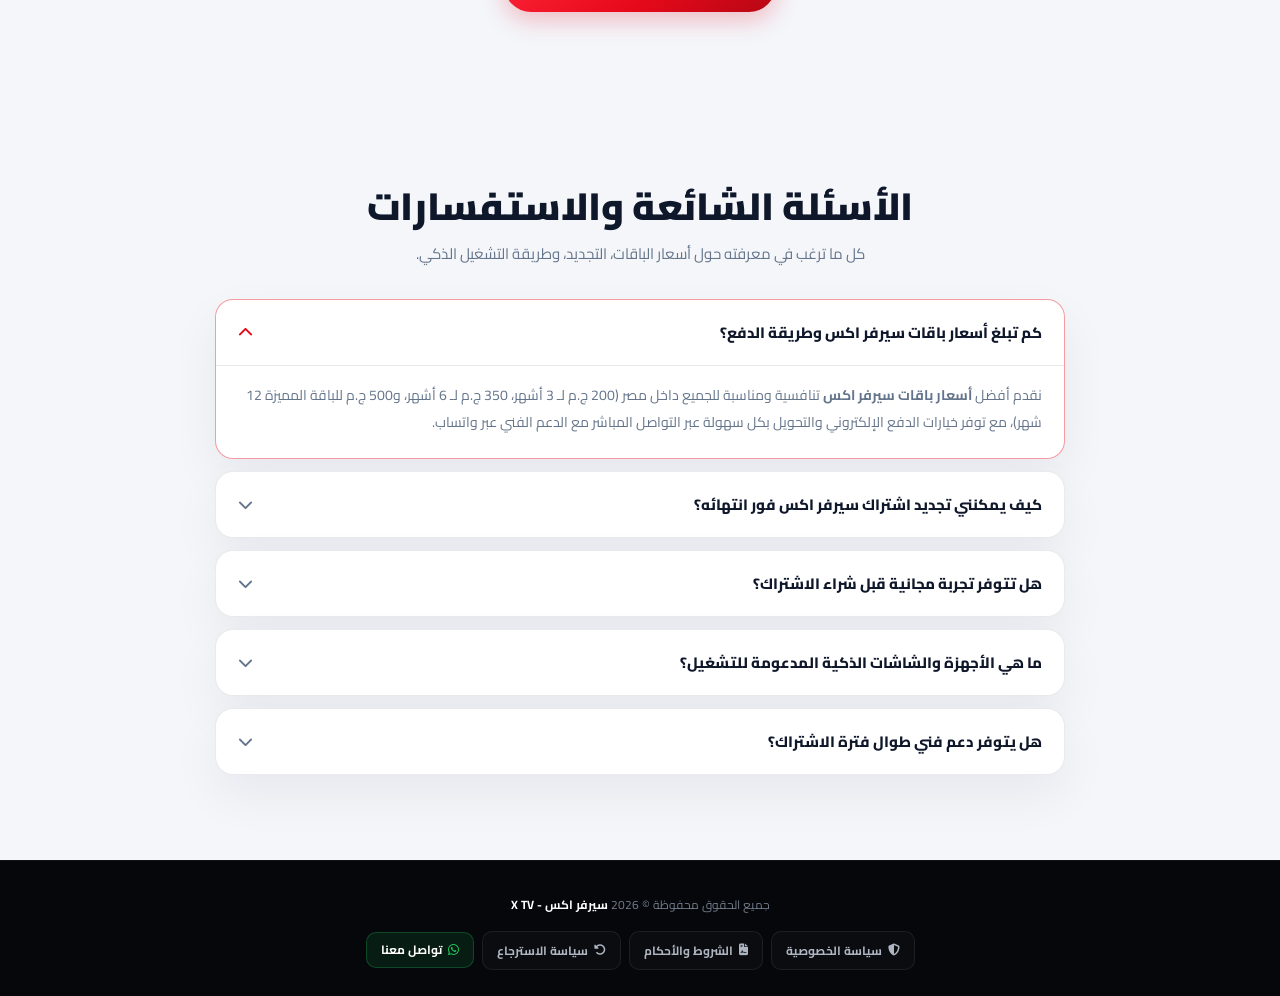
<file: offer.html>
<!DOCTYPE html>
<html lang="ar" dir="rtl" data-theme="light">
<head>
        <!-- Google tag (gtag.js) for Google Ads AW-18462139495 -->
    <script async src="https://www.googletagmanager.com/gtag/js?id=AW-18462139495"></script>
    <script>
      window.dataLayer = window.dataLayer || [];
      function gtag(){dataLayer.push(arguments);}
      gtag('js', new Date());
      gtag('config', 'AW-18462139495');
    </script>
    <script defer src="/assets/ads-whatsapp-tracking.js"></script>
    <meta charset="UTF-8">
    <meta name="viewport" content="width=device-width, initial-scale=1.0">
    <title>اشتراك سيرفر اكس | X TV الأصلي من 200 ج.م</title>
    <meta name="description" content="اشترك أو جدّد باقات سيرفر اكس X TV الرقمية على Smart TV والموبايل وTV Box. باقات 3 و6 و12 شهر داخل مصر من 200 ج.م، وتجربة 24 ساعة ودعم فني طوال الاشتراك.">
    <meta name="robots" content="index, follow, max-image-preview:large, max-snippet:-1, max-video-preview:-1">
    <meta name="author" content="X TV">
    <meta name="theme-color" content="#e5091a">

    <link rel="canonical" href="https://xiptv.live/offer">
    <link rel="icon" type="image/x-icon" href="/favicon.ico">
    <link rel="icon" type="image/png" sizes="32x32" href="/favicon-32x32.png">
    <link rel="apple-touch-icon" sizes="180x180" href="/apple-touch-icon.png">
    <link rel="manifest" href="/site.webmanifest">

    <meta property="og:type" content="website">
    <meta property="og:site_name" content="سيرفر اكس - X TV">
    <meta property="og:locale" content="ar_EG">
    <meta property="og:title" content="اشتراك سيرفر اكس | X TV الأصلي من 200 ج.م">
    <meta property="og:description" content="باقات اشتراك وتجديد سيرفر اكس على الأجهزة المتوافقة، مع أسعار واضحة داخل مصر وخارجها وتفعيل فوري.">
    <meta property="og:url" content="https://xiptv.live/offer">
    <meta property="og:image" content="https://xiptv.live/logo.png">
    <meta property="og:image:alt" content="شعار سيرفر اكس X TV">
    <meta name="twitter:card" content="summary_large_image">
    <meta name="twitter:title" content="اشتراك سيرفر اكس | X TV الأصلي من 200 ج.م">
    <meta name="twitter:description" content="باقات اشتراك وتجديد سيرفر اكس على الأجهزة المتوافقة.">
    <meta name="twitter:image" content="https://xiptv.live/logo.png">

    <script type="application/ld+json">
    {
      "@context": "https://schema.org",
      "@type": "WebPage",
      "@id": "https://xiptv.live/offer#webpage",
      "url": "https://xiptv.live/offer",
      "name": "اشتراك سيرفر اكس | X TV الأصلي من 200 ج.م",
      "description": "اشترك أو جدّد باقات سيرفر اكس X TV الرقمية على Smart TV والموبايل وTV Box.",
      "inLanguage": "ar",
      "isPartOf": {"@id": "https://xiptv.live/#website"}
    }
    </script>

    <link rel="preconnect" href="https://fonts.googleapis.com">
    <link rel="preconnect" href="https://fonts.gstatic.com" crossorigin>
    <link rel="stylesheet" href="https://fonts.googleapis.com/css2?family=Cairo:wght@400;500;600;700;800;900&family=Inter:wght@400;600;700;800;900&display=swap">
    <link rel="stylesheet" href="https://cdnjs.cloudflare.com/ajax/libs/font-awesome/6.5.2/css/all.min.css">

    <style>
        :root,
        html[data-theme="light"],
        body[data-theme="light"] {
            --red: #e5091a;
            --red-dark: #b70714;
            --red-light: #ff2438;
            --gold: #c9a35b;
            --gold-light: #e2c27b;
            --dark: #080a0f;
            --dark-2: #0d1118;
            --dark-3: #151a23;
            --light: #f4f6fa;
            --white: #ffffff;
            --text: #0f172a;
            --muted: #64748b;
            --border: rgba(15, 23, 42, .09);
            --card: #ffffff;
            --surface-2: #f8fafc;
            --header: rgba(255, 255, 255, .90);
            --hero: radial-gradient(circle at 50% 0%, rgba(229, 9, 26, .12), transparent 55%);
            --red-gradient: linear-gradient(135deg, #ff2438 0%, #e5091a 55%, #b70714 100%);
            --gold-gradient: linear-gradient(135deg, #e5c687 0%, #c9a35b 50%, #9e762c 100%);
            --dark-gradient: linear-gradient(145deg, #161b26 0%, #0d1118 100%);
            --shadow: 0 20px 50px rgba(15, 23, 42, .06);
            --shadow-lg: 0 25px 60px rgba(229, 9, 26, .14);
            --radius: 24px;
            color-scheme: light;
        }

        html[data-theme="dark"],
        body[data-theme="dark"] {
            --light: #07090e;
            --white: #ffffff;
            --text: #f8fafc;
            --muted: #94a3b8;
            --border: rgba(255, 255, 255, .09);
            --card: #111621;
            --surface-2: #171e2c;
            --header: rgba(7, 9, 14, .90);
            --hero: radial-gradient(circle at 50% 0%, rgba(229, 9, 26, .22), transparent 60%);
            --shadow: 0 20px 50px rgba(0, 0, 0, .35);
            --shadow-lg: 0 25px 65px rgba(229, 9, 26, .22);
            color-scheme: dark;
        }

        * { margin: 0; padding: 0; box-sizing: border-box; }

        html {
            width: 100%;
            max-width: 100%;
            overflow-x: hidden;
            scroll-behavior: smooth;
            background: var(--light);
            color: var(--text);
        }

        body {
            width: 100%;
            max-width: 100%;
            background: var(--light);
            color: var(--text);
            overflow-x: hidden;
            font-family: 'Cairo', sans-serif;
            line-height: 1.7;
            transition: background-color 0.25s ease, color 0.25s ease;
        }

        main { background: var(--light); color: var(--text); }
        a { color: inherit; }
        button { font-family: inherit; }

        .scroll-progress {
            position: fixed;
            top: 0; right: 0; left: 0;
            height: 3px; z-index: 1200; background: transparent;
        }
        .scroll-progress span {
            display: block; height: 100%; width: 0; background: var(--red-gradient);
        }

        /* الهيدر */
        header {
            position: fixed; top: 0; right: 0; width: 100%; height: 76px;
            padding: 0 5%; display: flex; align-items: center; justify-content: space-between;
            gap: 10px; background: var(--header); backdrop-filter: blur(20px);
            -webkit-backdrop-filter: blur(20px); border-bottom: 1px solid var(--border);
            z-index: 1000; transition: background-color 0.25s ease, border-color 0.25s ease;
        }

        .brand-logo { display: flex; align-items: center; gap: 10px; text-decoration: none; min-width: 0; flex-shrink: 0; }
        .brand-logo-img { height: 42px; width: auto; border-radius: 10px; object-fit: contain; }
        .logo-graphic { display: flex; align-items: center; font-size: 28px; font-weight: 900; line-height: 1; flex-shrink: 0; }
        .logo-graphic .arrows { color: var(--red); margin-left: 2px; filter: drop-shadow(0 0 7px rgba(229, 9, 26, .45)); }
        .logo-graphic .x-white { color: var(--text); font-weight: 900; transition: color 0.25s ease; }

        .brand-text-container { display: flex; flex-direction: column; text-align: right; min-width: 0; }
        .brand-text-top { font-size: 10px; font-weight: 700; color: var(--muted); white-space: nowrap; }
        .brand-text-bottom {
            font-size: 18px; font-weight: 900; background: var(--gold-gradient);
            -webkit-background-clip: text; background-clip: text; -webkit-text-fill-color: transparent; line-height: 1.1; white-space: nowrap;
        }

        .site-nav { display: flex; align-items: center; gap: 4px; }
        .site-nav a {
            text-decoration: none; font-size: 13.5px; font-weight: 800; color: var(--muted);
            padding: 7px 12px; border-radius: 999px; transition: .25s; white-space: nowrap;
        }
        .site-nav a:hover { color: var(--text); background: rgba(229, 9, 26, .08); }

        .header-actions { display: flex; align-items: center; gap: 8px; flex-shrink: 0; }

        .menu-toggle, .theme-toggle-btn {
            width: 40px; height: 40px; border-radius: 50%; border: 1px solid var(--border);
            background: var(--card); color: var(--text); display: flex; align-items: center;
            justify-content: center; cursor: pointer; transition: .3s; flex-shrink: 0; font-size: 15px;
        }
        .menu-toggle { display: none; }
        .theme-toggle-btn:hover, .menu-toggle:hover { color: var(--red); border-color: var(--red); }

        .nav-btn, .btn-main {
            background: var(--red-gradient); color: #fff; text-decoration: none; font-weight: 800;
            box-shadow: 0 8px 25px rgba(229, 9, 26, .25); transition: .3s; border: none; cursor: pointer;
        }
        .nav-btn {
            padding: 8px 18px; border-radius: 30px; font-size: 13.5px; white-space: nowrap;
            display: inline-flex; align-items: center; gap: 6px;
        }
        .nav-btn:hover, .btn-main:hover { transform: translateY(-3px); box-shadow: 0 12px 30px rgba(229, 9, 26, .40); }

        /* الشريط المتحرك */
        .ticker-wrap {
            position: fixed; top: 76px; right: 0; left: 0; width: 100%; overflow: hidden;
            background: var(--dark-2); border-bottom: 1px solid rgba(255, 255, 255, .06); padding: 10px 0; z-index: 999;
        }
        .ticker-wrap::before, .ticker-wrap::after {
            content: ""; position: absolute; top: 0; bottom: 0; width: 50px; z-index: 2; pointer-events: none;
        }
        .ticker-wrap::before { right: 0; background: linear-gradient(to left, var(--dark-2), transparent); }
        .ticker-wrap::after { left: 0; background: linear-gradient(to right, var(--dark-2), transparent); }
        .ticker-track { display: inline-flex; align-items: center; width: max-content; animation: tickerScroll 42s linear infinite; }
        @keyframes tickerScroll { 0% { transform: translateX(0); } 100% { transform: translateX(-50%); } }
        .ticker-item {
            display: inline-flex; align-items: center; gap: 7px; margin: 0 5px; padding: 6px 14px;
            border-radius: 30px; font-size: 12.5px; font-weight: 800; text-decoration: none; white-space: nowrap; transition: .3s;
        }
        .ticker-item.accent-red { color: #ffb4bb; background: rgba(229, 9, 26, .14); border: 1px solid rgba(229, 9, 26, .30); }
        .ticker-item.accent-gold { color: var(--gold-light); background: rgba(201, 163, 91, .14); border: 1px solid rgba(201, 163, 91, .32); }

        /* Hero */
        .hero { padding: 185px 5% 55px; text-align: center; position: relative; background: var(--hero); color: var(--text); }
        .badge-pill {
            display: inline-flex; align-items: center; gap: 7px; padding: 6px 16px; border-radius: 30px;
            color: var(--red); background: rgba(229, 9, 26, .08); border: 1px solid rgba(229, 9, 26, .22); font-size: 12.5px; font-weight: 800; margin-bottom: 18px;
        }
        .hero h1 { font-size: clamp(28px, 4.5vw, 50px); line-height: 1.3; font-weight: 900; margin-bottom: 15px; color: var(--text); }
        .red-text { color: var(--red); text-shadow: 0 0 25px rgba(229, 9, 26, .18); }
        .silver-text { background: var(--gold-gradient); -webkit-background-clip: text; background-clip: text; -webkit-text-fill-color: transparent; }
        .hero p { max-width: 720px; margin: auto auto 26px; color: var(--muted); font-size: 16px; line-height: 1.9; }
        .hero-buttons { display: flex; justify-content: center; gap: 12px; flex-wrap: wrap; }
        .btn-main, .btn-sec { padding: 14px 30px; border-radius: 30px; font-size: 15px; display: inline-flex; align-items: center; justify-content: center; gap: 8px; }
        .btn-sec { background: var(--card); border: 1px solid var(--border); color: var(--text); text-decoration: none; font-weight: 800; transition: .3s; box-shadow: var(--shadow); }
        .btn-sec:hover { border-color: var(--red); color: var(--red); transform: translateY(-3px); }

        .trust-banner {
            max-width: 1000px; margin: 36px auto 0; padding: 16px 20px; display: flex; justify-content: center; gap: 22px; flex-wrap: wrap;
            background: var(--card); border: 1px solid var(--border); border-radius: 18px; box-shadow: var(--shadow);
        }
        .trust-item { display: flex; align-items: center; gap: 7px; color: var(--text); font-size: 13px; font-weight: 800; }
        .trust-item i { color: var(--gold); font-size: 16px; }

        /* سلايدر المميزات */
        .promo-slider { padding: 0 5% 55px; background: var(--light); }
        .slider-box {
            position: relative; max-width: 740px; margin: auto; background: var(--card); border: 1px solid var(--border);
            border-radius: 24px; padding: 42px 48px 34px; text-align: center; overflow: hidden; min-height: 220px;
            display: flex; align-items: center; justify-content: center; box-shadow: var(--shadow); color: var(--text);
        }
        .slide { display: none; width: 100%; position: relative; z-index: 1; }
        .slide.active { display: block; animation: slideIn .4s ease; }
        @keyframes slideIn { from { opacity: 0; transform: translateY(10px); } to { opacity: 1; transform: translateY(0); } }
        .slide-icon-circle {
            width: 58px; height: 58px; border-radius: 50%; display: flex; align-items: center; justify-content: center;
            margin: 0 auto 15px; box-shadow: 0 10px 22px rgba(229, 9, 26, .25);
        }
        .slide-icon-circle.accent-red { background: var(--red-gradient); }
        .slide-icon-circle.accent-gold { background: var(--gold-gradient); box-shadow: 0 10px 22px rgba(201, 163, 91, .28); }
        .slide-icon-circle i { font-size: 22px; color: #fff; }
        .slide-tag { display: inline-block; padding: 4px 12px; border-radius: 20px; font-size: 11px; font-weight: 800; margin-bottom: 10px; }
        .slide-tag.accent-red { color: var(--red); background: rgba(229, 9, 26, .08); border: 1px solid rgba(229, 9, 26, .20); }
        .slide-tag.accent-gold { color: var(--gold); background: rgba(201, 163, 91, .10); border: 1px solid rgba(201, 163, 91, .25); }
        .slide h3 { font-size: 21px; font-weight: 900; margin-bottom: 8px; color: var(--text); }
        .slide p { color: var(--muted); font-size: 14px; line-height: 1.8; max-width: 460px; margin: auto; }
        .slider-nav {
            position: absolute; top: 50%; transform: translateY(-50%); width: 38px; height: 38px; border-radius: 50%;
            border: 1px solid var(--border); background: var(--surface-2); color: var(--text); display: flex; align-items: center;
            justify-content: center; cursor: pointer; font-size: 12px; z-index: 2; transition: .3s;
        }
        .slider-nav:hover { color: #fff; background: var(--red-gradient); border-color: transparent; }
        .slider-nav.prev { left: 14px; } .slider-nav.next { right: 14px; }
        .slider-dots { position: absolute; bottom: 14px; left: 50%; transform: translateX(-50%); display: flex; gap: 6px; z-index: 2; }
        .dot { width: 7px; height: 7px; border-radius: 50%; background: var(--border); cursor: pointer; transition: .3s; border: none; padding: 0; }
        .dot.active { width: 22px; border-radius: 6px; background: var(--red); }

        /* إحصائيات */
        .stats-section {
            display: grid; grid-template-columns: repeat(4, 1fr); background: var(--dark-2); padding: 36px 5%;
            border-top: 1px solid rgba(255, 255, 255, .05); border-bottom: 1px solid rgba(255, 255, 255, .05); text-align: center;
        }
        .stat-item { position: relative; padding: 4px 10px; }
        .stat-item:not(:last-child)::after { content: ""; position: absolute; left: 0; top: 15%; height: 70%; width: 1px; background: rgba(255, 255, 255, .08); }
        .stat-item h3 { color: #fff; font-size: 30px; font-weight: 900; font-family: 'Inter', 'Cairo', sans-serif; }
        .percent-red, .plus-red { color: var(--red) !important; }
        .stat-item p { color: #94a3b8; font-size: 13px; font-weight: 700; margin-top: 4px; }

        /* الأقسام العامة */
        .pricing-section, .apps-section, .faq-section, .steps-section, .reseller-section, .testimonials-section {
            padding: 85px 5%; text-align: center; background: var(--light); color: var(--text);
        }
        .section-badge {
            display: inline-flex; align-items: center; gap: 6px; padding: 5px 14px; border-radius: 999px;
            font-size: 12px; font-weight: 800; color: var(--gold); background: rgba(201, 163, 91, .12);
            border: 1px solid rgba(201, 163, 91, .3); margin-bottom: 12px;
        }
        .section-title { font-size: clamp(26px, 4vw, 38px); font-weight: 900; margin-bottom: 10px; color: var(--text); line-height: 1.3; }
        .section-subtitle { color: var(--muted); font-size: 15px; max-width: 650px; margin: 0 auto 32px; }

        /* ========================
           تصميم قسم الأسعار الفخم (VIP Pricing)
           ======================== */
        .pricing-controls-box {
            max-width: 820px; margin: 0 auto 45px; padding: 22px 24px;
            background: var(--card); border: 1px solid var(--border);
            border-radius: 24px; box-shadow: var(--shadow);
            display: flex; flex-direction: column; gap: 18px; align-items: center;
        }

        .region-selector {
            display: inline-flex; padding: 5px; background: var(--surface-2);
            border: 1px solid var(--border); border-radius: 999px;
        }
        .region-btn {
            border: none; background: transparent; color: var(--muted);
            padding: 10px 28px; border-radius: 999px; font-size: 14px; font-weight: 800;
            cursor: pointer; transition: .3s; display: inline-flex; align-items: center; gap: 8px;
        }
        .region-btn.active {
            color: #fff; background: var(--red-gradient);
            box-shadow: 0 8px 20px rgba(229, 9, 26, .28);
        }

        .device-selector-wrap { width: 100%; }
        .device-selector-label {
            display: flex; align-items: center; justify-content: center; gap: 6px;
            font-size: 13px; font-weight: 800; color: var(--text); margin-bottom: 12px;
        }
        .device-selector-label i { color: var(--red); }
        .device-pills { display: grid; grid-template-columns: repeat(4, 1fr); gap: 10px; }
        .device-pill {
            padding: 11px 14px; border-radius: 16px; border: 1.5px solid var(--border);
            background: var(--surface-2); color: var(--text); font-size: 13px; font-weight: 800;
            cursor: pointer; display: flex; align-items: center; justify-content: center; gap: 8px;
            transition: all .25s ease;
        }
        .device-pill i { color: var(--gold); font-size: 16px; transition: .25s; }
        .device-pill:hover { border-color: rgba(229, 9, 26, .4); transform: translateY(-2px); }
        .device-pill.active {
            border-color: var(--red); background: rgba(229, 9, 26, .08);
            color: var(--red); box-shadow: 0 6px 18px rgba(229, 9, 26, .12);
        }
        .device-pill.active i { color: var(--red); transform: scale(1.1); }

        .pricing-grid {
            display: grid; grid-template-columns: repeat(3, 1fr); gap: 26px;
            max-width: 1140px; margin: auto; align-items: stretch;
        }

        .price-card {
            position: relative; padding: 36px 28px 30px; background: var(--card); color: var(--text);
            border: 1.5px solid var(--border); border-radius: 28px; text-align: right;
            box-shadow: var(--shadow); transition: all .35s cubic-bezier(0.4, 0, 0.2, 1);
            display: flex; flex-direction: column; justify-content: space-between; overflow: hidden;
        }
        .price-card::before {
            content: ""; position: absolute; top: 0; right: 0; left: 0; height: 5px;
            background: var(--border); transition: .3s;
        }
        .price-card:hover {
            transform: translateY(-8px); border-color: rgba(201, 163, 91, .5);
            box-shadow: 0 25px 55px rgba(15, 23, 42, .12);
        }
        .price-card:hover::before { background: var(--gold-gradient); }

        /* البطاقة المميزة 12 شهر */
        .price-card.featured {
            background: linear-gradient(180deg, rgba(229, 9, 26, .04) 0%, var(--card) 45%);
            border: 2px solid var(--red);
            box-shadow: var(--shadow-lg);
            transform: translateY(-12px);
        }
        .price-card.featured::before { height: 6px; background: var(--red-gradient); }
        .price-card.featured:hover { transform: translateY(-16px); }

        .card-top-meta {
            display: flex; align-items: center; justify-content: space-between; gap: 10px; margin-bottom: 14px;
        }
        .pkg-tag {
            display: inline-flex; align-items: center; gap: 5px; padding: 4px 12px;
            border-radius: 999px; font-size: 11.5px; font-weight: 800;
            background: var(--surface-2); color: var(--muted); border: 1px solid var(--border);
        }
        .featured .pkg-tag {
            background: rgba(201, 163, 91, .15); color: var(--gold); border-color: rgba(201, 163, 91, .35);
        }

        .badge-popular {
            background: var(--red-gradient); color: #fff; padding: 5px 14px;
            border-radius: 999px; font-size: 11.5px; font-weight: 900;
            box-shadow: 0 6px 16px rgba(229, 9, 26, .3); display: inline-flex; align-items: center; gap: 5px;
        }

        .price-card h3 { font-size: 22px; font-weight: 900; margin-bottom: 6px; color: var(--text); }
        .price-card-desc { font-size: 13px; color: var(--muted); margin-bottom: 18px; }

        .price-box {
            background: var(--surface-2); border: 1px solid var(--border);
            border-radius: 20px; padding: 18px 16px; margin-bottom: 22px; text-align: center;
            position: relative;
        }
        .featured .price-box {
            background: linear-gradient(135deg, rgba(229, 9, 26, .08), rgba(201, 163, 91, .08));
            border-color: rgba(229, 9, 26, .22);
        }
        .price-old {
            display: block; font-size: 13px; color: var(--muted);
            text-decoration: line-through; font-weight: 700; margin-bottom: 2px;
        }
        .price {
            color: var(--text); font-size: 44px; font-weight: 900; line-height: 1.1;
            font-family: 'Inter', 'Cairo', sans-serif; display: flex; align-items: baseline; justify-content: center; gap: 6px;
        }
        .featured .price { color: var(--red); }
        .price span { font-size: 16px; color: var(--muted); font-weight: 800; font-family: 'Cairo', sans-serif; }
        .price-save-pill {
            display: inline-block; margin-top: 8px; padding: 3px 12px; border-radius: 999px;
            font-size: 11.5px; font-weight: 800; background: rgba(34, 197, 94, .12); color: #16a34a;
        }
        html[data-theme="dark"] .price-save-pill { color: #4ade80; }

        .features-list { list-style: none; margin-bottom: 26px; flex-grow: 1; }
        .features-list li {
            display: flex; align-items: center; gap: 10px; padding: 10px 0;
            border-bottom: 1px dashed var(--border); color: var(--text); font-size: 13.5px; font-weight: 700;
        }
        .features-list li:last-child { border-bottom: none; }
        .features-list li i {
            width: 22px; height: 22px; border-radius: 50%;
            background: rgba(201, 163, 91, .14); color: var(--gold);
            display: inline-flex; align-items: center; justify-content: center; font-size: 11px; flex-shrink: 0;
        }
        .featured .features-list li i { background: rgba(229, 9, 26, .14); color: var(--red); }

        .card-btn {
            display: flex; align-items: center; justify-content: center; gap: 8px; width: 100%;
            text-align: center; padding: 14px 18px; border-radius: 18px; text-decoration: none;
            font-size: 14.5px; font-weight: 900; background: var(--surface-2);
            border: 1.5px solid var(--border); color: var(--text); transition: .3s; cursor: pointer;
        }
        .card-btn i { font-size: 18px; color: #25d366; transition: .3s; }
        .card-btn:hover {
            background: var(--red-gradient); color: #fff; border-color: transparent;
            transform: translateY(-2px); box-shadow: 0 10px 25px rgba(229, 9, 26, .28);
        }
        .card-btn:hover i { color: #fff; }
        .featured .card-btn {
            background: var(--red-gradient); color: #fff; border: none;
            box-shadow: 0 10px 28px rgba(229, 9, 26, .32);
        }
        .featured .card-btn i { color: #fff; }

        /* ========================
           تصميم قسم تشغيل الأجهزة الاحترافي (Smart Hub)
           ======================== */
        .apps-hub-wrapper {
            max-width: 1020px; margin: 0 auto;
            background: var(--card); border: 1.5px solid var(--border);
            border-radius: 28px; padding: 28px; box-shadow: var(--shadow);
            text-align: right;
        }

        .apps-tabs-nav {
            display: grid; grid-template-columns: repeat(4, 1fr); gap: 10px;
            background: var(--surface-2); padding: 8px; border-radius: 20px;
            border: 1px solid var(--border); margin-bottom: 28px;
        }

        .app-tab-btn {
            border: 1px solid transparent; background: transparent; color: var(--muted);
            padding: 13px 12px; border-radius: 14px; font-size: 13.5px; font-weight: 800;
            cursor: pointer; transition: all .25s ease;
            display: flex; align-items: center; justify-content: center; gap: 8px;
        }
        .app-tab-btn i { font-size: 18px; color: var(--gold); transition: .25s; }
        .app-tab-btn:hover { color: var(--text); background: rgba(255, 255, 255, .04); }
        .app-tab-btn.active {
            background: var(--card); color: var(--text);
            border-color: rgba(229, 9, 26, .35);
            box-shadow: 0 8px 22px rgba(15, 23, 42, .08);
        }
        .app-tab-btn.active i { color: var(--red); transform: scale(1.1); }

        .app-panel { display: none; animation: fadeInPanel .35s ease; }
        .app-panel.active { display: block; }
        @keyframes fadeInPanel { from { opacity: 0; transform: translateY(8px); } to { opacity: 1; transform: translateY(0); } }

        .panel-grid {
            display: grid; grid-template-columns: 1.15fr 1fr; gap: 22px; align-items: stretch;
        }

        .panel-info-card, .panel-codes-card {
            background: var(--surface-2); border: 1px solid var(--border);
            border-radius: 22px; padding: 24px; display: flex; flex-direction: column; justify-content: space-between;
        }

        .panel-header-tag {
            display: inline-flex; align-items: center; gap: 6px; padding: 4px 12px;
            border-radius: 999px; font-size: 11.5px; font-weight: 800;
            background: rgba(229, 9, 26, .1); color: var(--red); margin-bottom: 12px; width: fit-content;
        }
        .panel-info-card h3 { font-size: 20px; font-weight: 900; color: var(--text); margin-bottom: 8px; }
        .panel-info-card p { font-size: 13.5px; color: var(--muted); line-height: 1.8; margin-bottom: 18px; }

        .setup-mini-steps { list-style: none; display: flex; flex-direction: column; gap: 10px; margin-bottom: 20px; }
        .setup-mini-steps li {
            display: flex; align-items: center; gap: 10px; font-size: 13px; font-weight: 700; color: var(--text);
            background: var(--card); padding: 10px 14px; border-radius: 12px; border: 1px solid var(--border);
        }
        .setup-mini-steps li .num-badge {
            width: 24px; height: 24px; border-radius: 50%; background: var(--red-gradient);
            color: #fff; font-size: 12px; font-weight: 900; display: grid; place-items: center; flex-shrink: 0;
        }

        .codes-card-title {
            font-size: 14px; font-weight: 900; color: var(--text); margin-bottom: 6px;
            display: flex; align-items: center; gap: 7px;
        }
        .codes-card-title i { color: var(--gold); }
        .codes-card-sub { font-size: 12px; color: var(--muted); margin-bottom: 16px; }

        .codes-bento-grid {
            display: grid; grid-template-columns: repeat(2, 1fr); gap: 10px; margin-bottom: 18px;
        }
        .codes-bento-grid.single-col { grid-template-columns: 1fr; }

        .code-copy-card {
            background: var(--card); border: 1.5px solid var(--border); border-radius: 16px;
            padding: 12px 14px; cursor: pointer; transition: all .25s ease;
            display: flex; align-items: center; justify-content: space-between; gap: 8px;
        }
        .code-copy-card:hover {
            border-color: var(--gold); transform: translateY(-2px);
            box-shadow: 0 8px 20px rgba(201, 163, 91, .15);
        }
        .code-copy-card.copied {
            border-color: #22c55e; background: rgba(34, 197, 94, .06);
        }
        .code-meta { display: flex; flex-direction: column; text-align: right; }
        .code-label { font-size: 10.5px; font-weight: 800; color: var(--muted); }
        .code-val {
            font-family: 'Inter', sans-serif; font-size: 17px; font-weight: 900;
            color: var(--text); letter-spacing: 1px; direction: ltr;
        }
        .copy-action-pill {
            display: inline-flex; align-items: center; gap: 5px; padding: 6px 10px;
            border-radius: 10px; background: rgba(201, 163, 91, .14); color: var(--gold);
            font-size: 11.5px; font-weight: 800; transition: .25s; flex-shrink: 0;
        }
        .code-copy-card:hover .copy-action-pill { background: var(--gold-gradient); color: #fff; }
        .code-copy-card.copied .copy-action-pill { background: #22c55e; color: #fff; }

        .store-buttons-grid { display: grid; grid-template-columns: repeat(2, 1fr); gap: 10px; margin-top: auto; }
        .store-btn {
            display: flex; align-items: center; justify-content: center; gap: 8px;
            padding: 12px 14px; border-radius: 14px; text-decoration: none;
            font-size: 13px; font-weight: 800; background: var(--card); color: var(--text);
            border: 1.5px solid var(--border); transition: .25s;
        }
        .store-btn i { font-size: 17px; color: var(--red); }
        .store-btn:hover { border-color: var(--red); color: var(--red); transform: translateY(-2px); }
        .store-btn.primary-wa {
            grid-column: 1 / -1; background: var(--red-gradient); color: #fff; border: none;
            box-shadow: 0 8px 20px rgba(229, 9, 26, .25);
        }
        .store-btn.primary-wa i { color: #fff; }

        /* خطوات الاشتراك */
        .steps-grid { display: grid; grid-template-columns: repeat(4, 1fr); gap: 18px; max-width: 1080px; margin: 0 auto; }
        .step-card { background: var(--card); color: var(--text); border: 1px solid var(--border); border-radius: 20px; padding: 26px 18px; text-align: center; transition: .3s; box-shadow: var(--shadow); }
        .step-card:hover { transform: translateY(-5px); border-color: rgba(229, 9, 26, .3); }
        .step-num { width: 40px; height: 40px; margin: 0 auto 14px; border-radius: 50%; display: grid; place-items: center; color: #fff; font-weight: 900; background: var(--red-gradient); font-family: 'Inter', sans-serif; }
        .step-card h3 { font-size: 16px; font-weight: 900; margin-bottom: 6px; color: var(--text); }
        .step-card p { color: var(--muted); font-size: 13px; line-height: 1.75; }

        /* الأسئلة الشائعة */
        .faq-container { max-width: 850px; margin: 32px auto 0; display: flex; flex-direction: column; gap: 12px; }
        .faq-item {
            background: var(--card); color: var(--text); border: 1px solid var(--border);
            border-radius: 18px; overflow: hidden; text-align: right; box-shadow: var(--shadow);
            transition: border-color 0.3s ease;
        }
        .faq-item.active { border-color: rgba(229, 9, 26, 0.4); }
        .faq-item button {
            display: flex; align-items: center; justify-content: space-between; width: 100%;
            padding: 18px 22px; cursor: pointer; font-weight: 800; font-size: 15px;
            background: none; border: none; color: var(--text); text-align: right; transition: .3s;
        }
        .faq-item button:hover { color: var(--red); }
        .faq-item .toggle-icon { color: var(--muted); transition: transform 0.35s ease, color 0.3s ease; }
        .faq-answer {
            max-height: 0; overflow: hidden; padding: 0 22px; color: var(--muted);
            font-size: 14px; line-height: 1.95; transition: max-height 0.4s cubic-bezier(0.4, 0, 0.2, 1), padding 0.4s ease;
        }
        .faq-item.active .faq-answer { max-height: 500px; padding: 16px 22px 22px; border-top: 1px solid var(--border); }
        .faq-item.active .toggle-icon { transform: rotate(180deg); color: var(--red); }

        /* قسم آراء العملاء */
        .testimonials-section { background: var(--card); border-top: 1px solid var(--border); border-bottom: 1px solid var(--border); }
        .testimonials-grid { display: grid; grid-template-columns: repeat(auto-fit, minmax(260px, 1fr)); gap: 20px; max-width: 1100px; margin: 35px auto 0; }
        .testimonial-card {
            background: var(--surface-2); border: 1px solid var(--border); border-radius: 20px; padding: 24px;
            text-align: right; box-shadow: var(--shadow); display: flex; flex-direction: column; justify-content: space-between; transition: transform 0.3s;
        }
        .testimonial-card:hover { transform: translateY(-4px); }

        .reseller-section { background: var(--hero); }
        .reseller-grid { display: grid; grid-template-columns: repeat(4, 1fr); gap: 16px; max-width: 1050px; margin: 32px auto; }
        .reseller-card { background: var(--card); color: var(--text); border: 1px solid var(--border); border-radius: 20px; padding: 26px 18px; transition: .3s; box-shadow: var(--shadow); }
        .reseller-card:hover { transform: translateY(-5px); border-color: rgba(229, 9, 26, .35); }
        .reseller-card i { width: 50px; height: 50px; border-radius: 50%; display: inline-flex; align-items: center; justify-content: center; color: #fff; font-size: 20px; background: var(--red-gradient); margin-bottom: 12px; }
        .reseller-card:nth-child(even) i { background: var(--gold-gradient); }
        .reseller-card h3 { font-size: 15.5px; font-weight: 900; margin-bottom: 6px; color: var(--text); }
        .reseller-card p { color: var(--muted); font-size: 12.5px; line-height: 1.8; }

        footer { padding: 34px 5% 26px; background: #05070b; color: #737d8d; text-align: center; font-size: 12px; border-top: 1px solid rgba(255, 255, 255, .05); }
        footer strong { color: #fff; }
        .footer-links { display: flex; justify-content: center; align-items: center; flex-wrap: wrap; gap: 8px; margin-top: 15px; }
        .footer-links a, .footer-links button {
            display: inline-flex; align-items: center; justify-content: center; gap: 6px; padding: 7px 14px; border-radius: 10px;
            text-decoration: none; color: #aeb6c2; background: rgba(255, 255, 255, .025); border: 1px solid rgba(255, 255, 255, .07); font-size: 12px; font-weight: 700; cursor: pointer; transition: all .3s ease;
        }
        .footer-links a:hover, .footer-links button:hover { color: var(--gold-light); border-color: rgba(201, 163, 91, .35); background: rgba(201, 163, 91, .07); }
        .footer-links .footer-contact { color: #fff; background: rgba(37, 211, 102, .10); border-color: rgba(37, 211, 102, .25); }
        .footer-links .footer-contact i { color: #25d366; }

        .whatsapp-float {
            position: fixed; left: 20px; bottom: 20px; width: 54px; height: 54px; display: flex; align-items: center; justify-content: center;
            border-radius: 50%; background: #25d366; color: #fff; font-size: 26px; text-decoration: none; box-shadow: 0 8px 25px rgba(37, 211, 102, .30); z-index: 9999; transition: .3s; animation: pulseWa 2.6s infinite;
        }
        .whatsapp-float:hover { transform: scale(1.08); }
        @keyframes pulseWa { 0%, 100% { box-shadow: 0 8px 25px rgba(37, 211, 102, .30); } 50% { box-shadow: 0 8px 32px rgba(37, 211, 102, .55); } }

        .mobile-cta { display: none; position: fixed; right: 0; left: 0; bottom: 0; z-index: 998; padding: 10px 14px 14px; background: linear-gradient(to top, var(--light) 70%, transparent); }
        .mobile-cta a {
            display: flex; align-items: center; justify-content: center; gap: 8px; width: 100%; padding: 13px; border-radius: 16px;
            background: var(--red-gradient); color: #fff; text-decoration: none; font-weight: 900; font-size: 14.5px; box-shadow: 0 8px 25px rgba(229, 9, 26, .35);
        }

        .toast {
            position: fixed; bottom: 85px; left: 50%; transform: translateX(-50%) translateY(20px); background: var(--dark-2); color: #fff;
            padding: 10px 18px; border-radius: 14px; font-size: 13px; font-weight: 800; opacity: 0; pointer-events: none; transition: .3s; z-index: 10000; border: 1px solid var(--gold);
            box-shadow: 0 12px 30px rgba(0,0,0,.35);
        }
        .toast.show { opacity: 1; transform: translateX(-50%) translateY(0); }

        .modal-overlay { position: fixed; inset: 0; background: rgba(0, 0, 0, .72); backdrop-filter: blur(6px); display: none; align-items: center; justify-content: center; padding: 16px; z-index: 10001; }
        .modal-overlay.open { display: flex; }
        .modal-box { background: var(--card); color: var(--text); border: 1px solid var(--border); border-radius: 20px; max-width: 580px; width: 100%; padding: 24px 20px; box-shadow: var(--shadow); text-align: right; max-height: 82vh; overflow-y: auto; }
        .modal-header { display: flex; align-items: center; justify-content: space-between; padding-bottom: 12px; margin-bottom: 14px; border-bottom: 1px solid var(--border); }
        .modal-header h3 { font-size: 18px; font-weight: 900; color: var(--red); }
        .modal-close { width: 32px; height: 32px; border-radius: 50%; border: 1px solid var(--border); background: transparent; color: var(--text); cursor: pointer; font-size: 14px; display: flex; align-items: center; justify-content: center; }
        .modal-body p, .modal-body li { color: var(--muted); font-size: 13.5px; line-height: 1.85; margin-bottom: 9px; }
        .modal-body ul { padding-right: 18px; }

        /* التجاوب مع الشاشات المتوسطة والموبايل */
        @media (max-width: 980px) {
            .site-nav {
                display: none; position: absolute; top: 76px; right: 14px; left: 14px; background: var(--card); border: 1px solid var(--border);
                border-radius: 16px; padding: 12px; flex-direction: column; align-items: stretch; box-shadow: var(--shadow);
            }
            header.nav-open .site-nav { display: flex; }
            .menu-toggle { display: flex; }
            .pricing-grid { grid-template-columns: 1fr; max-width: 460px; margin-left: auto; margin-right: auto; gap: 22px; }
            /* ترتيب الباقة المميزة لتظهر أولاً في الموبايل لزيادة التحويلات */
            .price-card.featured { order: -1; transform: none; }
            .price-card.featured:hover { transform: translateY(-5px); }
            .device-pills { grid-template-columns: repeat(2, 1fr); }
            .panel-grid { grid-template-columns: 1fr; }
            .apps-tabs-nav { grid-template-columns: repeat(2, 1fr); }
            .steps-grid, .reseller-grid { grid-template-columns: repeat(2, 1fr); }
            .stats-section { grid-template-columns: repeat(2, 1fr); gap: 16px; }
            .stat-item:not(:last-child)::after { display: none; }
        }

        @media (max-width: 600px) {
            header { height: 68px; padding: 0 12px; }
            .ticker-wrap { top: 68px; padding: 7px 0; }
            .brand-logo-img { height: 36px; }
            .brand-text-bottom { font-size: 15px; }
            .brand-text-top { font-size: 9px; }
            header .nav-btn { display: none; }
            .hero { padding: 150px 14px 36px; }
            .hero h1 { font-size: clamp(24px, 7.5vw, 32px); }
            .hero p { font-size: 13.5px; }
            .hero-buttons { flex-direction: column; gap: 10px; }
            .btn-main, .btn-sec { width: 100%; justify-content: center; padding: 13px 20px; font-size: 14px; }
            .promo-slider, .pricing-section, .apps-section, .faq-section, .steps-section, .reseller-section, .testimonials-section {
                padding: 55px 14px;
            }
            .pricing-controls-box { padding: 16px 14px; margin-bottom: 30px; }
            .region-selector { width: 100%; }
            .region-btn { flex: 1; justify-content: center; padding: 10px 12px; font-size: 13px; }
            .device-pills { grid-template-columns: repeat(2, 1fr); gap: 8px; }
            .device-pill { font-size: 12px; padding: 10px 8px; }
            .price-card { padding: 26px 20px 24px; border-radius: 24px; }
            .price { font-size: 38px; }
            .apps-hub-wrapper { padding: 16px 14px; border-radius: 22px; }
            .apps-tabs-nav { grid-template-columns: repeat(2, 1fr); gap: 6px; padding: 6px; }
            .app-tab-btn { font-size: 12px; padding: 11px 8px; }
            .panel-info-card, .panel-codes-card { padding: 18px 14px; }
            .codes-bento-grid { grid-template-columns: 1fr; }
            .store-buttons-grid { grid-template-columns: 1fr; }
            .steps-grid, .reseller-grid { grid-template-columns: 1fr; }
            .slider-box { padding: 32px 18px 28px; min-height: 200px; }
            footer { padding: 22px 14px 88px; }
            .whatsapp-float { width: 50px; height: 50px; left: 14px; bottom: 72px; font-size: 24px; }
            .mobile-cta { display: block; }
        }
        @media (prefers-reduced-motion: reduce) {
            *, *::before, *::after {
                animation-duration: 0.01ms !important;
                animation-iteration-count: 1 !important;
                transition-duration: 0.01ms !important;
                scroll-behavior: auto !important;
            }
        }
    </style>
</head>
<body data-theme="light">

<div class="scroll-progress" aria-hidden="true"><span id="scrollBar"></span></div>

<header id="mainHeader">
    <a href="#mainHeader" class="brand-logo" aria-label="X TV - أعلى الصفحة">
        <img src="/logo.png" width="512" height="512" decoding="async" alt="سيرفر اكس X TV" class="brand-logo-img" onerror="this.style.display='none'; document.getElementById('fallbackGraphic').style.display='flex';">
        <div class="logo-graphic" id="fallbackGraphic" style="display:none;"><span class="arrows">❯❯</span><span class="x-white">X</span></div>
        <div class="brand-text-container">
            <span class="brand-text-top">منصة X TV</span>
            <span class="brand-text-bottom">سيرفر اكس</span>
        </div>
    </a>

    <nav class="site-nav" aria-label="التنقل الرئيسي">
        <a href="#pricing">الباقات</a>
        <a href="#apps">تشغيل الأجهزة</a>
        <a href="#steps">طريقة الاشتراك</a>
        <a href="#reviews">آراء العملاء</a>
        <a href="#faq">الأسئلة</a>
    </nav>

    <div class="header-actions">
        <button class="theme-toggle-btn" id="themeToggle" type="button" onclick="toggleTheme()" title="الوضع الداكن" aria-label="الوضع الداكن">
            <i class="fa-solid fa-moon" id="themeIcon"></i>
        </button>
        <button class="menu-toggle" id="menuToggle" type="button" aria-label="فتح القائمة" aria-expanded="false">
            <i class="fa-solid fa-bars"></i>
        </button>
        <a href="https://wa.me/201212515179?text=%D8%A7%D9%84%D8%B3%D9%84%D8%A7%D9%85%20%D8%B9%D9%84%D9%8A%D9%83%D9%85%D8%8C%20%D8%A3%D8%B1%D9%8A%D8%AF%20%D8%A7%D9%84%D8%A7%D8%B4%D8%AA%D8%B1%D8%A7%D9%83%20%D9%81%D9%8A%20%D8%B3%D9%8A%D8%B1%D9%81%D8%B1%20%D8%A5%D9%83%D8%B3%20X%20TV" class="nav-btn wa-direct" target="_blank" rel="nofollow noopener noreferrer">
            <i class="fa-brands fa-whatsapp"></i> اشترك الآن
        </a>
    </div>
</header>

<div class="ticker-wrap" role="navigation" aria-label="اختصارات التواصل عبر واتساب">
    <div class="ticker-track" id="tickerTrack"></div>
</div>

<main id="main">
    <section class="hero">
        <div class="badge-pill"><i class="fa-solid fa-circle-play"></i> سيرفر اكس الأصلي المعتمد</div>
        <h1>اشتراك وتجديد <span class="red-text">سيرفر اكس</span> <span class="silver-text">X TV</span></h1>
        <p>باقات ترفيهية رقمية واضحة، تفعيل فوري، وتشغيل سلس على Smart TV والموبايل وTV Box والكمبيوتر. إذا كنت تبحث عن XTV أو X Server فهذه هي البوابة الرسمية للاشتراك والتجديد.</p>
        <div class="hero-buttons">
            <a href="#pricing" class="btn-main">
                <i class="fa-solid fa-tags"></i> استعرض الباقات والأسعار
            </a>
            <a href="https://wa.me/201212515179?text=%D8%A7%D9%84%D8%B3%D9%84%D8%A7%D9%85%20%D8%B9%D9%84%D9%8A%D9%83%D9%85%D8%8C%20%D8%A3%D8%B1%D9%8A%D8%AF%20%D8%B7%D9%84%D8%A8%20%D8%AA%D8%AC%D8%B1%D8%A8%D8%A9%20%D9%85%D8%AC%D8%A7%D9%86%D9%8A%D8%A9%2024%20%D8%B3%D8%A7%D8%B9%D8%A9%20%D9%84%D8%B3%D9%8A%D8%B1%D9%81%D8%B1%20%D8%A5%D9%83%D8%B3%20X%20TV" class="btn-sec wa-direct" target="_blank" rel="nofollow noopener noreferrer">
                <i class="fa-solid fa-play"></i> تجربة مجانية 24 ساعة
            </a>
        </div>
        <div class="trust-banner">
            <div class="trust-item"><i class="fa-solid fa-bolt"></i> تفعيل فوري</div>
            <div class="trust-item"><i class="fa-solid fa-headset"></i> دعم طوال الاشتراك</div>
            <div class="trust-item"><i class="fa-solid fa-mobile-screen"></i> جميع الأجهزة</div>
            <div class="trust-item"><i class="fa-solid fa-display"></i> جودة حتى 4K</div>
        </div>
    </section>

    <!-- سلايدر المميزات -->
    <section class="promo-slider" aria-label="مميزات الخدمة">
    <h2 style="position:absolute;width:1px;height:1px;padding:0;margin:-1px;overflow:hidden;clip:rect(0,0,0,0);white-space:nowrap;border:0">مميزات وتجديد اشتراك سيرفر اكس</h2>
        <div class="slider-box">
            <button class="slider-nav prev" type="button" aria-label="الشريحة السابقة"><i class="fa-solid fa-chevron-right"></i></button>
            <div class="slide active">
                <div class="slide-icon-circle accent-red"><i class="fa-solid fa-bolt-lightning"></i></div>
                <span class="slide-tag accent-red">الأداء</span>
                <h3>تجربة مشاهدة مستقرة</h3>
                <p>تشغيل سلس على الأجهزة الذكية المتوافقة، مع دعم فني للمساعدة في الإعداد والتجديد.</p>
            </div>
            <div class="slide">
                <div class="slide-icon-circle accent-gold"><i class="fa-solid fa-bolt"></i></div>
                <span class="slide-tag accent-gold">السرعة</span>
                <h3>اشتراك وتجديد بسهولة</h3>
                <p>اختَر الباقة المناسبة ثم تواصل عبر واتساب لتفعيل أو تجديد سيرفر اكس فوراً.</p>
            </div>
            <div class="slide">
                <div class="slide-icon-circle accent-red"><i class="fa-solid fa-headset"></i></div>
                <span class="slide-tag accent-red">الدعم</span>
                <h3>دعم فني أثناء الاشتراك</h3>
                <p>مساعدة خطوة بخطوة في التشغيل والإعداد والتجديد حسب نوع جهازك.</p>
            </div>
            <button class="slider-nav next" type="button" aria-label="الشريحة التالية"><i class="fa-solid fa-chevron-left"></i></button>
            <div class="slider-dots" id="sliderDots"></div>
        </div>
    </section>

    <!-- الإحصائيات -->
    <section class="stats-section" aria-label="أرقام الخدمة">
    <h2 style="position:absolute;width:1px;height:1px;padding:0;margin:-1px;overflow:hidden;clip:rect(0,0,0,0);white-space:nowrap;border:0">أرقام ومعلومات الخدمة</h2>
        <div class="stat-item"><h3><span class="plus-red">+</span>28K</h3><p>واجهة ترفيهية</p></div>
        <div class="stat-item"><h3><span class="plus-red">+</span>120K</h3><p>محتوى متجدد</p></div>
        <div class="stat-item"><h3>99.9<span class="percent-red">%</span></h3><p>استقرار الخوادم</p></div>
        <div class="stat-item"><h3><span class="plus-red">+</span>23K</h3><p>مشترك نشط</p></div>
    </section>

    <!-- ========================
         قسم الباقات والأسعار الفخم
         ======================== -->
    <section class="pricing-section" id="pricing" aria-labelledby="pricing-title">
        <div class="section-badge"><i class="fa-solid fa-crown"></i> باقات VIP معتمدة</div>
        <h2 class="section-title" id="pricing-title">أسعار اشتراك سيرفر اكس</h2>
        <p class="section-subtitle">اختر منطقتك ونوع جهازك وسيتم تجهيز طلبك تلقائياً للتفعيل الفوري عبر واتساب.</p>

        <div class="pricing-controls-box">
            <div class="region-selector" role="group" aria-label="اختيار المنطقة">
                <button type="button" class="region-btn active" id="btnEgypt" aria-pressed="true" onclick="setRegion('egypt')">
                    🇪🇬 داخل مصر (ج.م)
                </button>
                <button type="button" class="region-btn" id="btnIntl" aria-pressed="false" onclick="setRegion('intl')">
                    🌍 خارج مصر (الدولار $)
                </button>
            </div>

            <div class="device-selector-wrap">
                <span class="device-selector-label"><i class="fa-solid fa-wand-magic-sparkles"></i> اختر جهازك المفضل لتجهيز رسالة التفعيل:</span>
                <div class="device-pills">
                    <button type="button" class="device-pill active" aria-pressed="true" onclick="setDevice('شاشة Smart TV', this)"><i class="fa-solid fa-tv"></i> شاشة Smart TV</button>
                    <button type="button" class="device-pill" aria-pressed="false" onclick="setDevice('أندرويد / TV Box', this)"><i class="fa-brands fa-android"></i> أندرويد / TV Box</button>
                    <button type="button" class="device-pill" aria-pressed="false" onclick="setDevice('iPhone / iPad', this)"><i class="fa-brands fa-apple"></i> iPhone / iPad</button>
                    <button type="button" class="device-pill" aria-pressed="false" onclick="setDevice('كمبيوتر Windows', this)"><i class="fa-solid fa-laptop"></i> كمبيوتر</button>
                </div>
            </div>
        </div>

        <div class="pricing-grid">
            <!-- 3 أشهر -->
            <article class="price-card">
                <div>
                    <div class="card-top-meta">
                        <span class="pkg-tag"><i class="fa-regular fa-clock"></i> ربع سنوي</span>
                    </div>
                    <h3>اشتراك 3 أشهر</h3>
                    <p class="price-card-desc">مثالي للتجربة الطويلة والاستمتاع بكامل المميزات</p>
                    <div class="price-box">
                        <span class="price-old" id="old-3m">250 ج.م</span>
                        <div class="price" id="price-3m">200 <span>ج.م</span></div>
                        <span class="price-save-pill">تفعيل فوري</span>
                    </div>
                    <ul class="features-list">
                        <li><i class="fa-solid fa-check"></i> باقة ترفيهية متكاملة شاملة</li>
                        <li><i class="fa-solid fa-check"></i> مكتبة محتوى عائلي متجددة</li>
                        <li><i class="fa-solid fa-check"></i> جودات متعددة حتى Full HD / 4K</li>
                        <li><i class="fa-solid fa-check"></i> يعمل على جهازك المختار بسهولة</li>
                        <li><i class="fa-solid fa-check"></i> دعم فني طوال فترة الاشتراك</li>
                    </ul>
                </div>
                <a href="https://wa.me/201212515179?text=%D8%A7%D9%84%D8%B3%D9%84%D8%A7%D9%85%20%D8%B9%D9%84%D9%8A%D9%83%D9%85%D8%8C%20%D8%A3%D8%B1%D9%8A%D8%AF%20%D8%A7%D9%84%D8%A7%D8%B4%D8%AA%D8%B1%D8%A7%D9%83%20%D9%81%D9%8A%20%D8%A8%D8%A7%D9%82%D8%A9%203%20%D8%A3%D8%B4%D9%87%D8%B1%20(200%20%D8%AC.%D9%85)" class="card-btn wa-direct" id="btn-3m-link" target="_blank" rel="nofollow noopener noreferrer">
                    <i class="fa-brands fa-whatsapp"></i> اشترك في باقة 3 أشهر
                </a>
            </article>

            <!-- 12 شهر (المميزة) -->
            <article class="price-card featured">
                <div>
                    <div class="card-top-meta">
                        <span class="pkg-tag"><i class="fa-solid fa-gem"></i> باقة VIP السنوية</span>
                        <span class="badge-popular"><i class="fa-solid fa-fire"></i> الأكثر مبيعاً</span>
                    </div>
                    <h3>اشتراك 12 شهر</h3>
                    <p class="price-card-desc">أفضل قيمة مقابل سعر لراحة بال طوال العام</p>
                    <div class="price-box">
                        <span class="price-old" id="old-12m">800 ج.م</span>
                        <div class="price" id="price-12m">500 <span>ج.م</span></div>
                        <span class="price-save-pill" id="save-12m">وفر 300 ج.م من قيمة التجديد</span>
                    </div>
                    <ul class="features-list">
                        <li><i class="fa-solid fa-check"></i> وصول كامل لكافة المزايا والواجهات</li>
                        <li><i class="fa-solid fa-check"></i> أضخم مكتبة محتوى محدثة يومياً</li>
                        <li><i class="fa-solid fa-check"></i> ثبات فائق وجودة 4K / FHD حقيقية</li>
                        <li><i class="fa-solid fa-check"></i> تشغيل سلس على كافة الأجهزة الذكية</li>
                        <li><i class="fa-solid fa-check"></i> أولوية قصوى في الدعم الفني والتحديثات</li>
                    </ul>
                </div>
                <a href="https://wa.me/201212515179?text=%D8%A7%D9%84%D8%B3%D9%84%D8%A7%D9%85%20%D8%B9%D9%84%D9%8A%D9%83%D9%85%D8%8C%20%D8%A3%D8%B1%D9%8A%D8%AF%20%D8%A7%D9%84%D8%A7%D8%B4%D8%AA%D8%B1%D8%A7%D9%83%20%D9%81%D9%8A%20%D8%A8%D8%A7%D9%82%D8%A9%2012%20%D8%B4%D9%87%D8%B1%20(500%20%D8%AC.%D9%85)" class="card-btn wa-direct" id="btn-12m-link" target="_blank" rel="nofollow noopener noreferrer">
                    <i class="fa-brands fa-whatsapp"></i> اشترك في باقة 12 شهر الآن
                </a>
            </article>

            <!-- 6 أشهر -->
            <article class="price-card">
                <div>
                    <div class="card-top-meta">
                        <span class="pkg-tag"><i class="fa-regular fa-calendar-check"></i> نصف سنوي</span>
                    </div>
                    <h3>اشتراك 6 أشهر</h3>
                    <p class="price-card-desc">خيار متوازن يجمع بين التوفير والمدة المتوسطة</p>
                    <div class="price-box">
                        <span class="price-old" id="old-6m">400 ج.م</span>
                        <div class="price" id="price-6m">350 <span>ج.م</span></div>
                        <span class="price-save-pill" id="save-6m">اختيار اقتصادي</span>
                    </div>
                    <ul class="features-list">
                        <li><i class="fa-solid fa-check"></i> باقة ترفيهية كاملة لنصف عام</li>
                        <li><i class="fa-solid fa-check"></i> محتوى مترجم ومتجدد باستمرار</li>
                        <li><i class="fa-solid fa-check"></i> جودة 4K / Full HD مستقرة</li>
                        <li><i class="fa-solid fa-check"></i> دعم كافة الأجهزة المتوافقة</li>
                        <li><i class="fa-solid fa-check"></i> دعم فني متواصل عبر واتساب</li>
                    </ul>
                </div>
                <a href="https://wa.me/201212515179?text=%D8%A7%D9%84%D8%B3%D9%84%D8%A7%D9%85%20%D8%B9%D9%84%D9%8A%D9%83%D9%85%D8%8C%20%D8%A3%D8%B1%D9%8A%D8%AF%20%D8%A7%D9%84%D8%A7%D8%B4%D8%AA%D8%B1%D8%A7%D9%83%20%D9%81%D9%8A%20%D8%A8%D8%A7%D9%82%D8%A9%206%20%D8%A3%D8%B4%D9%87%D8%B1%20(350%20%D8%AC.%D9%85)" class="card-btn wa-direct" id="btn-6m-link" target="_blank" rel="nofollow noopener noreferrer">
                    <i class="fa-brands fa-whatsapp"></i> اشترك في باقة 6 أشهر
                </a>
            </article>
        </div>
    </section>

    <!-- ========================
         قسم تشغيل الأجهزة الاحترافي (Smart Hub)
         ======================== -->
    <section class="apps-section" id="apps">
        <div class="section-badge"><i class="fa-solid fa-microchip"></i> مركز التشغيل الذكي</div>
        <h2 class="section-title">تشغيل سيرفر اكس على الأجهزة</h2>
        <p class="section-subtitle">اختر نوع جهازك بالأسفل لتظهر لك خطوات التشغيل المباشرة وأكواد التفعيل جاهزة للنسخ بضغطة واحدة.</p>

        <div class="apps-hub-wrapper">
            <!-- شريط اختيار الجهاز -->
            <div class="apps-tabs-nav" role="tablist" aria-label="أجهزة التشغيل">
                <button type="button" class="app-tab-btn active" role="tab" id="tab-android" aria-controls="panel-android" aria-selected="true" onclick="switchAppTab('android', this)">
                    <i class="fa-brands fa-android"></i> أندرويد & TV Box
                </button>
                <button type="button" class="app-tab-btn" role="tab" id="tab-smarttv" aria-controls="panel-smarttv" aria-selected="false" onclick="switchAppTab('smarttv', this)">
                    <i class="fa-solid fa-tv"></i> شاشات LG & Samsung
                </button>
                <button type="button" class="app-tab-btn" role="tab" id="tab-ios" aria-controls="panel-ios" aria-selected="false" onclick="switchAppTab('ios', this)">
                    <i class="fa-brands fa-apple"></i> iPhone & iPad
                </button>
                <button type="button" class="app-tab-btn" role="tab" id="tab-overview" aria-controls="panel-overview" aria-selected="false" onclick="switchAppTab('overview', this)">
                    <i class="fa-solid fa-laptop"></i> الكمبيوتر ومعلومات عامة
                </button>
            </div>

            <!-- 1. لوحة أندرويد و TV Box -->
            <div class="app-panel active" id="panel-android" role="tabpanel" aria-labelledby="tab-android">
                <div class="panel-grid">
                    <div class="panel-info-card">
                        <div>
                            <span class="panel-header-tag"><i class="fa-brands fa-android"></i> Android & Firestick & TV Box</span>
                            <h3>طريقة التشغيل على أندرويد و TV Box</h3>
                            <p>يمكنك تنزيل التطبيق الرسمي مباشرة على شاشات الأندرويد، أجهزة شاومي و Firestick، أو هواتف الأندرويد عبر تطبيق Downloader.</p>
                            <ul class="setup-mini-steps">
                                <li><span class="num-badge">1</span> حمّل تطبيق <strong>Downloader</strong> من متجر Google Play.</li>
                                <li><span class="num-badge">2</span> انسخ أحد الأكواد المقابلة وضعه داخل التطبيق للتحميل.</li>
                                <li><span class="num-badge">3</span> افتح التطبيق وأدخل بيانات اشتراكك المرسلة لك عبر واتساب.</li>
                            </ul>
                        </div>
                        <a href="https://wa.me/201212515179?text=%D8%A7%D9%84%D8%B3%D9%84%D8%A7%D9%85%20%D8%B9%D9%84%D9%8A%D9%83%D9%85%D8%8C%20%D8%A3%D8%B1%D9%8A%D8%AF%20%D8%B1%D8%A7%D8%A8%D8%B7%20%D8%AA%D8%B7%D8%A8%D9%8A%D9%82%20%D8%A7%D9%84%D8%A3%D9%86%D8%AF%D8%B1%D9%88%D9%8A%D8%AF%20%D8%A7%D9%84%D9%85%D8%A8%D8%A7%D8%B4%D8%B1%20%D9%84%D8%AA%D8%B4%D8%BA%D9%8A%D9%84%20%D8%B3%D9%8A%D8%B1%D9%81%D8%B1%20%D8%A5%D9%83%D8%B3" class="store-btn primary-wa wa-direct" target="_blank" rel="nofollow noopener noreferrer">
                            <i class="fa-brands fa-whatsapp"></i> استلم ملف التطبيق APK مباشرة عبر واتساب
                        </a>
                    </div>

                    <div class="panel-codes-card">
                        <div>
                            <div class="codes-card-title"><i class="fa-solid fa-copy"></i> أكواد تطبيق Downloader المعتمدة</div>
                            <p class="codes-card-sub">اضغط على أي بطاقة لنسخ الكود فوراً إلى الحافظة:</p>
                            <div class="codes-bento-grid">
                                <div class="code-copy-card" data-copy="5833417">
                                    <div class="code-meta">
                                        <span class="code-label">كود التحميل 1 (الرسمي)</span>
                                        <span class="code-val">5833417</span>
                                    </div>
                                    <span class="copy-action-pill"><i class="fa-regular fa-copy"></i> نسخ</span>
                                </div>
                                <div class="code-copy-card" data-copy="7814261">
                                    <div class="code-meta">
                                        <span class="code-label">كود التحميل 2 (إصدار V3)</span>
                                        <span class="code-val">7814261</span>
                                    </div>
                                    <span class="copy-action-pill"><i class="fa-regular fa-copy"></i> نسخ</span>
                                </div>
                                <div class="code-copy-card" data-copy="8539550">
                                    <div class="code-meta">
                                        <span class="code-label">كود التحميل 3 (البديل)</span>
                                        <span class="code-val">8539550</span>
                                    </div>
                                    <span class="copy-action-pill"><i class="fa-regular fa-copy"></i> نسخ</span>
                                </div>
                                <div class="code-copy-card" data-copy="2965285">
                                    <div class="code-meta">
                                        <span class="code-label">كود التحميل 4 (سريع)</span>
                                        <span class="code-val">2965285</span>
                                    </div>
                                    <span class="copy-action-pill"><i class="fa-regular fa-copy"></i> نسخ</span>
                                </div>
                            </div>
                        </div>
                        <div style="font-size: 12px; color: var(--muted); background: var(--card); padding: 10px 14px; border-radius: 12px; border: 1px solid var(--border);">
                            <i class="fa-solid fa-circle-info" style="color: var(--gold);"></i> جميع الأكواد محدثة وتعمل على كافة أجهزة الأندرويد والشاشات الذكية.
                        </div>
                    </div>
                </div>
            </div>

            <!-- 2. لوحة شاشات LG & SAMSUNG -->
            <div class="app-panel" id="panel-smarttv" role="tabpanel" aria-labelledby="tab-smarttv">
                <div class="panel-grid">
                    <div class="panel-info-card">
                        <div>
                            <span class="panel-header-tag"><i class="fa-solid fa-tv"></i> Smart TV (WebOS & Tizen)</span>
                            <h3>التشغيل على شاشات LG و SAMSUNG</h3>
                            <p>يعمل سيرفر اكس مباشرة على متاجر الشاشات الذكية الرسمية بدون الحاجة لأي أجهزة خارجية وبأعلى ثبات.</p>
                            <ul class="setup-mini-steps">
                                <li><span class="num-badge">1</span> افتح متجر التطبيقات في شاشتك وابحث عن تطبيق <strong>PLAYER 0</strong>.</li>
                                <li><span class="num-badge">2</span> بعد فتح التطبيق اختر خيار <strong>PORTAL CODE</strong>.</li>
                                <li><span class="num-badge">3</span> أدخل كود البورتال المقابل ثم اسم المستخدم وكلمة المرور الخاصة بك.</li>
                            </ul>
                        </div>
                        <a href="https://wa.me/201212515179?text=%D8%A7%D9%84%D8%B3%D9%84%D8%A7%D9%85%20%D8%B9%D9%84%D9%8A%D9%83%D9%85%D8%8C%20%D8%A3%D8%AD%D8%AA%D8%A7%D8%AC%20%D9%85%D8%B3%D8%A7%D8%B9%D8%AF%D8%A9%20%D9%81%D9%8A%20%D8%AA%D8%B4%D8%BA%D9%8A%D9%84%20%D8%B3%D9%8A%D8%B1%D9%81%D8%B1%20%D8%A5%D9%83%D8%B3%20%D8%B9%D9%84%D9%89%20%D8%B4%D8%A7%D8%B4%D8%A9%20Smart%20TV" class="store-btn primary-wa wa-direct" target="_blank" rel="nofollow noopener noreferrer">
                            <i class="fa-brands fa-whatsapp"></i> تواصل مع الدعم للمساعدة في إعداد شاشتك
                        </a>
                    </div>

                    <div class="panel-codes-card">
                        <div>
                            <div class="codes-card-title"><i class="fa-solid fa-key"></i> كود البورتال الرسمي للشاشات</div>
                            <p class="codes-card-sub">اضغط على الكود لنسخه واستخدامه داخل تطبيق PLAYER 0:</p>
                            <div class="codes-bento-grid single-col">
                                <div class="code-copy-card" data-copy="75886993">
                                    <div class="code-meta">
                                        <span class="code-label">PORTAL CODE (PLAYER 0)</span>
                                        <span class="code-val" style="font-size: 22px;">75886993</span>
                                    </div>
                                    <span class="copy-action-pill"><i class="fa-regular fa-copy"></i> نسخ الكود</span>
                                </div>
                            </div>
                        </div>
                        <div style="font-size: 12.5px; color: var(--muted); background: var(--card); padding: 12px 14px; border-radius: 12px; border: 1px solid var(--border); line-height: 1.7;">
                            <strong style="color: var(--text); display:block; margin-bottom:4px;"><i class="fa-solid fa-lightbulb" style="color: var(--gold);"></i> بدائل أخرى مدعومة:</strong>
                            يدعم السيرفر أيضاً تطبيقات <strong>IBO Player</strong> و <strong>Smarters Pro</strong> و <strong>Duplecast</strong> على كافة الشاشات الذكية.
                        </div>
                    </div>
                </div>
            </div>

            <!-- 3. لوحة iPhone و iPad -->
            <div class="app-panel" id="panel-ios" role="tabpanel" aria-labelledby="tab-ios">
                <div class="panel-grid">
                    <div class="panel-info-card">
                        <div>
                            <span class="panel-header-tag"><i class="fa-brands fa-apple"></i> iOS & iPadOS & Apple TV</span>
                            <h3>التشغيل على أجهزة iPhone و iPad</h3>
                            <p>استمتع بتجربة مشاهدة فائقة السلاسة على كافة أجهزة Apple عبر المشغلات الرسمية المعتمدة في متجر App Store.</p>
                            <ul class="setup-mini-steps">
                                <li><span class="num-badge">1</span> حمّل تطبيق <strong>Code Play</strong> أو <strong>Smarters Lite</strong> من الأزرار المقابلة.</li>
                                <li><span class="num-badge">2</span> في تطبيق Code Play أدخل الكود <strong>070</strong> ثم بيانات حسابك.</li>
                                <li><span class="num-badge">3</span> أو استخدم بيانات Xtream Codes مباشرة في تطبيق Smarters.</li>
                            </ul>
                        </div>
                    </div>

                    <div class="panel-codes-card">
                        <div>
                            <div class="codes-card-title"><i class="fa-brands fa-app-store-ios"></i> كود التفعيل وروابط التحميل المباشرة</div>
                            <p class="codes-card-sub">اضغط لنسخ كود التفعيل أو تحميل التطبيق من App Store:</p>
                            <div class="codes-bento-grid single-col">
                                <div class="code-copy-card" data-copy="070">
                                    <div class="code-meta">
                                        <span class="code-label">كود تفعيل تطبيق Code Play</span>
                                        <span class="code-val" style="font-size: 22px;">070</span>
                                    </div>
                                    <span class="copy-action-pill"><i class="fa-regular fa-copy"></i> نسخ الكود</span>
                                </div>
                            </div>
                        </div>

                        <div class="store-buttons-grid">
                            <a href="https://apps.apple.com/kw/app/smarters-player-lite/id1628995509?l=ar" class="store-btn" target="_blank" rel="nofollow noopener noreferrer">
                                <i class="fa-brands fa-apple"></i> Smarters Player Lite
                            </a>
                            <a href="https://apps.apple.com/eg/app/code-play/id1661811116?l=ar" class="store-btn" target="_blank" rel="nofollow noopener noreferrer">
                                <i class="fa-brands fa-apple"></i> تطبيق Code Play
                            </a>
                        </div>
                    </div>
                </div>
            </div>

            <!-- 4. لوحة الكمبيوتر ومعلومات عامة -->
            <div class="app-panel" id="panel-overview" role="tabpanel" aria-labelledby="tab-overview">
                <div class="panel-grid">
                    <div class="panel-info-card">
                        <div>
                            <span class="panel-header-tag"><i class="fa-solid fa-laptop"></i> Windows & Mac & معلومات الخدمة</span>
                            <h3>التشغيل على الكمبيوتر واللاب توب</h3>
                            <p>يقدم سيرفر اكس X TV باقات رقمية عالية الاستقرار تعمل على أنظمة Windows و Mac بالإضافة إلى كافة الأجهزة الذكية، مع دعم فني مخصص طوال فترة اشتراكك.</p>
                            <ul class="setup-mini-steps">
                                <li><span class="num-badge">1</span> تواصل معنا لاستلام برنامج التشغيل المخصص للكمبيوتر (Windows / Mac).</li>
                                <li><span class="num-badge">2</span> سجّل الدخول ببيانات اشتراكك المفعّلة واستمتع بالمشاهدة فوراً.</li>
                            </ul>
                        </div>
                        <a href="https://wa.me/201212515179?text=%D8%A7%D9%84%D8%B3%D9%84%D8%A7%D9%85%20%D8%B9%D9%84%D9%8A%D9%83%D9%85%D8%8C%20%D8%A3%D8%B1%D9%8A%D8%AF%20%D8%A8%D8%B1%D9%86%D8%A7%D9%85%D8%AC%20%D8%AA%D8%B4%D8%BA%D9%8A%D9%84%20%D8%B3%D9%8A%D8%B1%D9%81%D8%B1%20%D8%A5%D9%83%D8%B3%20%D8%B9%D9%84%D9%89%20%D8%A7%D9%84%D9%83%D9%85%D8%A8%D9%8A%D9%88%D8%AA%D8%B1" class="store-btn primary-wa wa-direct" target="_blank" rel="nofollow noopener noreferrer">
                            <i class="fa-brands fa-whatsapp"></i> اطلب برنامج الكمبيوتر عبر واتساب
                        </a>
                    </div>

                    <div class="panel-codes-card">
                        <div>
                            <div class="codes-card-title"><i class="fa-solid fa-shield-heart"></i> لماذا يختار المشتركون سيرفر اكس؟</div>
                            <p class="codes-card-sub">مميزات تقنية تضمن لك أفضل تجربة ترفيهية:</p>
                            <div class="codes-bento-grid single-col">
                                <div class="code-copy-card" style="cursor: default;">
                                    <div class="code-meta">
                                        <span class="code-label">استقرار الخوادم</span>
                                        <span style="font-size: 14px; font-weight: 800; color: var(--text);">خوادم سريعة بتقنية منع التقطيع 99.9%</span>
                                    </div>
                                    <i class="fa-solid fa-bolt" style="color: var(--gold); font-size: 18px;"></i>
                                </div>
                                <div class="code-copy-card" style="cursor: default;">
                                    <div class="code-meta">
                                        <span class="code-label">تعدد الجودات الذكي</span>
                                        <span style="font-size: 14px; font-weight: 800; color: var(--text);">يدعم 4K / FHD / HD / SD ليتناسب مع سرعة الإنترنت</span>
                                    </div>
                                    <i class="fa-solid fa-Sliders" style="color: var(--red); font-size: 18px;"></i>
                                </div>
                            </div>
                        </div>
                    </div>
                </div>
            </div>
        </div>
    </section>

    <!-- خطوات الاشتراك -->
    <section class="steps-section" id="steps" aria-labelledby="steps-title">
        <h2 class="section-title" id="steps-title">كيف تشترك خلال دقائق</h2>
        <p class="section-subtitle">أربع خطوات واضحة من اختيار الباقة حتى التشغيل الفوري.</p>
        <div class="steps-grid">
            <div class="step-card"><div class="step-num">1</div><h3>اختر المدة</h3><p>3 أشهر أو 6 أشهر أو سنة حسب احتياجك.</p></div>
            <div class="step-card"><div class="step-num">2</div><h3>تواصل واتساب</h3><p>اضغط على زر الباقة لفتح محادثة واتساب مباشرة.</p></div>
            <div class="step-card"><div class="step-num">3</div><h3>أكّد التفعيل</h3><p>بعد تأكيد العملية يصلك حسابك المفعّل بسرعة.</p></div>
            <div class="step-card"><div class="step-num">4</div><h3>شغّل جهازك</h3><p>اتبع دليل التشغيل البسيط حسب نوع شاشتك أو هاتفك.</p></div>
        </div>
    </section>

    <!-- قسم آراء العملاء الواقعي (متعدد اللهجات) -->
    <section class="testimonials-section" id="reviews" aria-labelledby="reviews-title">
        <h2 class="section-title" id="reviews-title">آراء عملائنا الكرام</h2>
        <p class="section-subtitle">نعتز بثقة أكثر من 23,000 مشترك في مختلف الدول العربية.</p>
        
        <div class="testimonials-grid">
            <!-- عميل 1: مصر -->
            <div class="testimonial-card">
                <div>
                    <div style="display: flex; align-items: center; gap: 4px; color: var(--gold); margin-bottom: 12px; font-size: 14px;">
                        <i class="fa-solid fa-star"></i><i class="fa-solid fa-star"></i><i class="fa-solid fa-star"></i><i class="fa-solid fa-star"></i><i class="fa-solid fa-star"></i>
                    </div>
                    <p style="color: var(--text); font-size: 13.5px; line-height: 1.85; margin-bottom: 16px;">
                        "يا جماعة بجد الخدمة ممتازة جداً، شغال معايا على شاشة سامسونج زي الفل ومفيش أي تقطيع خالص، والدعم الفني عبر واتساب ردوا عليا بسرعة وساعدوني في الإعداد في دقيقتين. تسلم ايديكم!"
                    </p>
                </div>
                <div style="display: flex; align-items: center; gap: 10px; border-top: 1px solid var(--border); padding-top: 12px;">
                    <div style="width: 38px; height: 38px; border-radius: 50%; background: var(--red-gradient); color: #fff; display: grid; place-items: center; font-weight: 800; font-size: 14px;">م</div>
                    <div>
                        <h3 style="font-size: 13.5px; font-weight: 900; color: var(--text);">محمود السيد</h3>
                        <span style="font-size: 11px; color: var(--muted);">🇪🇬 القاهرة، مصر</span>
                    </div>
                </div>
            </div>

            <!-- عميل 2: السعودية -->
            <div class="testimonial-card">
                <div>
                    <div style="display: flex; align-items: center; gap: 4px; color: var(--gold); margin-bottom: 12px; font-size: 14px;">
                        <i class="fa-solid fa-star"></i><i class="fa-solid fa-star"></i><i class="fa-solid fa-star"></i><i class="fa-solid fa-star"></i><i class="fa-solid fa-star"></i>
                    </div>
                    <p style="color: var(--text); font-size: 13.5px; line-height: 1.85; margin-bottom: 16px;">
                        "ما شاء الله تبارك الله، السيرفر جداً ثقيل وثابت، اشتركت باقة الـ 12 شهر ويستاهل كل ريال دفعته. جودة 4K حقيقية بدون أي تعليق وقت الضغط. يعطيكم العافية."
                    </p>
                </div>
                <div style="display: flex; align-items: center; gap: 10px; border-top: 1px solid var(--border); padding-top: 12px;">
                    <div style="width: 38px; height: 38px; border-radius: 50%; background: var(--gold-gradient); color: #fff; display: grid; place-items: center; font-weight: 800; font-size: 14px;">ف</div>
                    <div>
                        <h3 style="font-size: 13.5px; font-weight: 900; color: var(--text);">فهد القحطاني</h3>
                        <span style="font-size: 11px; color: var(--muted);">🇸🇦 الرياض، السعودية</span>
                    </div>
                </div>
            </div>

            <!-- عميل 3: الإمارات -->
            <div class="testimonial-card">
                <div>
                    <div style="display: flex; align-items: center; gap: 4px; color: var(--gold); margin-bottom: 12px; font-size: 14px;">
                        <i class="fa-solid fa-star"></i><i class="fa-solid fa-star"></i><i class="fa-solid fa-star"></i><i class="fa-solid fa-star"></i><i class="fa-solid fa-star"></i>
                    </div>
                    <p style="color: var(--text); font-size: 13.5px; line-height: 1.85; margin-bottom: 16px;">
                        "الصراحة خدمة وايد محترمة وسريعة. طلبت التجربة أول وبعدها اشتركت، وكل شي يشتغل بسلاسة على أجهزة آبل وتلفزيون البيت. أشكركم على الصدق وسرعة الرد."
                    </p>
                </div>
                <div style="display: flex; align-items: center; gap: 10px; border-top: 1px solid var(--border); padding-top: 12px;">
                    <div style="width: 38px; height: 38px; border-radius: 50%; background: var(--red-gradient); color: #fff; display: grid; place-items: center; font-weight: 800; font-size: 14px;">ر</div>
                    <div>
                        <h3 style="font-size: 13.5px; font-weight: 900; color: var(--text);">راشد المهيري</h3>
                        <span style="font-size: 11px; color: var(--muted);">🇦🇪 دبي، الإمارات</span>
                    </div>
                </div>
            </div>

            <!-- عميل 4: المغرب -->
            <div class="testimonial-card">
                <div>
                    <div style="display: flex; align-items: center; gap: 4px; color: var(--gold); margin-bottom: 12px; font-size: 14px;">
                        <i class="fa-solid fa-star"></i><i class="fa-solid fa-star"></i><i class="fa-solid fa-star"></i><i class="fa-solid fa-star"></i><i class="fa-solid fa-star"></i>
                    </div>
                    <p style="color: var(--text); font-size: 13.5px; line-height: 1.85; margin-bottom: 16px;">
                        "الصراحة تبارك الله عليكم، الخدمة ممتازة بزاااف وكونكسيون عندي خفيفة ومستقرة، والمكتبة ديما مضاف فيها جودات عالية. شكراً بزاف للدعم الفني."
                    </p>
                </div>
                <div style="display: flex; align-items: center; gap: 10px; border-top: 1px solid var(--border); padding-top: 12px;">
                    <div style="width: 38px; height: 38px; border-radius: 50%; background: var(--gold-gradient); color: #fff; display: grid; place-items: center; font-weight: 800; font-size: 14px;">ي</div>
                    <div>
                        <h3 style="font-size: 13.5px; font-weight: 900; color: var(--text);">يوسف المنصوري</h3>
                        <span style="font-size: 11px; color: var(--muted);">🇲🇦 الدار البيضاء، المغرب</span>
                    </div>
                </div>
            </div>
        </div>
    </section>

    <!-- قسم الموزعين -->
    <section class="reseller-section" id="reseller" aria-labelledby="reseller-title">
        <h2 class="section-title" id="reseller-title">انضم لنا وكن موزعاً معتمداً</h2>
        <p class="section-subtitle">لو عندك عملاء أو عايز تبدأ مشروعك، تواصل معنا لنظام التوزيع وأسعار الجملة.</p>
        <div class="reseller-grid">
            <div class="reseller-card"><i class="fa-solid fa-sack-dollar"></i><h3>هامش ربح مميز</h3><p>حدد أسعارك لعملائك بحرية بعد الحصول على سعر الجملة.</p></div>
            <div class="reseller-card"><i class="fa-solid fa-gauge-high"></i><h3>تفعيل فوري</h3><p>لوحة تحكم سريعة لإدارة اشتراكات عملائك.</p></div>
            <div class="reseller-card"><i class="fa-solid fa-headset"></i><h3>دعم للموزعين</h3><p>فريق دعم مخصص لمساعدتك في العمل.</p></div>
            <div class="reseller-card"><i class="fa-solid fa-rocket"></i><h3>ابدأ بسهولة</h3><p>استلم لوحتك وابدأ في نفس اليوم.</p></div>
        </div>
        <div style="margin-top: 25px;">
            <a href="https://wa.me/201212515179?text=%D8%A7%D9%84%D8%B3%D9%84%D8%A7%D9%85%20%D8%B9%D9%84%D9%8A%D9%83%D9%85%D8%8C%20%D8%A3%D8%B1%D9%8A%D8%AF%20%D8%A3%D9%86%20%D8%A3%D8%B5%D8%A8%D8%AD%20%D9%85%D9%88%D8%B2%D8%B9%D8%A7%D9%8B%20%D9%85%D8%B9%D8%AA%D9%85%D8%AF%D8%A7%D9%8B%20%D9%84%D8%B3%D9%8A%D8%B1%D9%81%D8%B1%20%D8%A5%D9%83%D8%B3%20X%20TV" class="btn-main wa-direct" target="_blank" rel="nofollow noopener noreferrer">
                <i class="fa-brands fa-whatsapp"></i> سجّل كموزع الآن عبر واتساب
            </a>
        </div>
    </section>

    <!-- قسم الأسئلة الشائعة -->
    <section class="faq-section" id="faq" aria-labelledby="faq-title">
        <h2 class="section-title" id="faq-title">الأسئلة الشائعة والاستفسارات</h2>
        <p class="section-subtitle">كل ما ترغب في معرفته حول أسعار الباقات، التجديد، وطريقة التشغيل الذكي.</p>
        
        <div class="faq-container">
            <div class="faq-item active">
                <button type="button" onclick="toggleFaq(this)" aria-expanded="true">
                    <span>كم تبلغ أسعار باقات سيرفر اكس وطريقة الدفع؟</span>
                    <i class="fa-solid fa-chevron-down toggle-icon"></i>
                </button>
                <div class="faq-answer">
                    <p>نقدم أفضل <strong>أسعار باقات سيرفر اكس</strong> تنافسية ومناسبة للجميع داخل مصر (200 ج.م لـ 3 أشهر، 350 ج.م لـ 6 أشهر، و500 ج.م للباقة المميزة 12 شهر)، مع توفر خيارات الدفع الإلكتروني والتحويل بكل سهولة عبر التواصل المباشر مع الدعم الفني عبر واتساب.</p>
                </div>
            </div>

            <div class="faq-item">
                <button type="button" onclick="toggleFaq(this)" aria-expanded="false">
                    <span>كيف يمكنني تجديد اشتراك سيرفر اكس فور انتهائه؟</span>
                    <i class="fa-solid fa-chevron-down toggle-icon"></i>
                </button>
                <div class="faq-answer">
                    <p>عملية <strong>تجديد اشتراك سيرفر اكس</strong> غاية في السهولة؛ كل ما عليك فعله هو مراسلتنا عبر زر الواتساب المباشر، وتزويدنا ببيانات حسابك الحالي أو اسم المستخدم، ليقوم فريق الدعم الفني بتجديد حسابك وتفعيله في غضون دقائق معدودة.</p>
                </div>
            </div>

            <div class="faq-item">
                <button type="button" onclick="toggleFaq(this)" aria-expanded="false">
                    <span>هل تتوفر تجربة مجانية قبل شراء الاشتراك؟</span>
                    <i class="fa-solid fa-chevron-down toggle-icon"></i>
                </button>
                <div class="faq-answer">
                    <p>بالتأكيد! نوفر لك فرصة طلب <strong>تجربة مجانية لمدة 24 ساعة</strong> تتيح لك اختبار كفاءة سيرفر اكس وثبات الخدمة على جهازك المنزلي أو هاتفك قبل تأكيد عملية الاشتراك الرسمي.</p>
                </div>
            </div>

            <div class="faq-item">
                <button type="button" onclick="toggleFaq(this)" aria-expanded="false">
                    <span>ما هي الأجهزة والشاشات الذكية المدعومة للتشغيل؟</span>
                    <i class="fa-solid fa-chevron-down toggle-icon"></i>
                </button>
                <div class="faq-answer">
                    <p>يعمل سيرفر اكس بكفاءة عالية وبدون تقطيع على مختلف الأجهزة؛ بما في ذلك <strong>شاشات سمارت (Smart TV)</strong> مثل سامسونج وإل جي، هواتف أندرويد وآيفون، أجهزة TV Box، وأجهزة الكمبيوتر واللاب توب.</p>
                </div>
            </div>

            <div class="faq-item">
                <button type="button" onclick="toggleFaq(this)" aria-expanded="false">
                    <span>هل يتوفر دعم فني طوال فترة الاشتراك؟</span>
                    <i class="fa-solid fa-chevron-down toggle-icon"></i>
                </button>
                <div class="faq-answer">
                    <p>نعم، يضمن لك الاشتراك الحصول على <strong>دعم فني متواصل ومجاني</strong> طوال فترة سريان باقتك لمساعدتك في خطوات التثبيت، إدخال الأكواد، وضمان استقرار المشاهدة على مدار الساعة.</p>
                </div>
            </div>
        </div>
    </section>
</main>

<footer>
    <p>جميع الحقوق محفوظة © 2026 <strong>سيرفر اكس - X TV</strong></p>
    <div class="footer-links">
        <button type="button" onclick="openModal('privacy')"><i class="fa-solid fa-shield-halved"></i> سياسة الخصوصية</button>
        <button type="button" onclick="openModal('terms')"><i class="fa-solid fa-file-contract"></i> الشروط والأحكام</button>
        <button type="button" onclick="openModal('refund')"><i class="fa-solid fa-rotate-left"></i> سياسة الاسترجاع</button>
        <a href="https://wa.me/201212515179?text=%D8%A7%D9%84%D8%B3%D9%84%D8%A7%D9%85%20%D8%B9%D9%84%D9%8A%D9%83%D9%85" target="_blank" rel="nofollow noopener noreferrer" class="footer-contact wa-direct">
            <i class="fa-brands fa-whatsapp"></i> تواصل معنا
        </a>
    </div>
</footer>

<a href="https://wa.me/201212515179?text=%D8%A7%D9%84%D8%B3%D9%84%D8%A7%D9%85%20%D8%B9%D9%84%D9%8A%D9%83%D9%85%D8%8C%20%D8%A3%D8%B1%D9%8A%D8%AF%20%D8%A7%D9%84%D8%A7%D8%B3%D8%AA%D9%81%D8%B3%D8%A7%D8%B1%20%D8%B9%D9%86%20%D8%B3%D9%8A%D8%B1%D9%81%D8%B1%20%D8%A5%D9%83%D8%B3%20X%20TV" class="whatsapp-float wa-direct" target="_blank" rel="nofollow noopener noreferrer" aria-label="التواصل عبر واتساب">
    <i class="fa-brands fa-whatsapp"></i>
</a>

<div class="mobile-cta">
    <a href="https://wa.me/201212515179?text=%D8%A7%D9%84%D8%B3%D9%84%D8%A7%D9%85%20%D8%B9%D9%84%D9%8A%D9%83%D9%85%D8%8C%20%D8%A3%D8%B1%D9%8A%D8%AF%20%D8%A7%D9%84%D8%A7%D8%B4%D8%AA%D8%B1%D8%A7%D9%83%20%D9%81%D9%8A%20%D8%B3%D9%8A%D8%B1%D9%81%D8%B1%20%D8%A5%D9%83%D8%B3%20X%20TV" class="wa-direct" target="_blank" rel="nofollow noopener noreferrer">
        <i class="fa-brands fa-whatsapp"></i> اشترك أو اطلب تجربة عبر واتساب
    </a>
</div>

<div class="toast" id="toast" role="status"></div>

<div class="modal-overlay" id="legalModal" onclick="if(event.target===this) closeModal()">
    <div class="modal-box">
        <div class="modal-header">
            <h3 id="modalTitle">سياسة الخصوصية</h3>
            <button type="button" class="modal-close" onclick="closeModal()" aria-label="إغلاق"><i class="fa-solid fa-xmark"></i></button>
        </div>
        <div class="modal-body" id="modalBody"></div>
    </div>
</div>

<script>
    const WA_NUMBER = '201212515179';
    let selectedRegion = 'egypt';
    let selectedDevice = 'شاشة Smart TV';

    function applyTheme(theme) {
        const safeTheme = theme === 'dark' ? 'dark' : 'light';
        document.documentElement.setAttribute('data-theme', safeTheme);
        if (document.body) document.body.setAttribute('data-theme', safeTheme);

        const themeIcon = document.getElementById('themeIcon');
        if (themeIcon) {
            themeIcon.className = safeTheme === 'dark' ? 'fa-solid fa-sun' : 'fa-solid fa-moon';
        }
    }

    function toggleTheme() {
        const currentTheme = document.documentElement.getAttribute('data-theme') || 'light';
        const nextTheme = currentTheme === 'light' ? 'dark' : 'light';
        applyTheme(nextTheme);
        try { localStorage.setItem('xtv-offer-theme', nextTheme); } catch (e) {}
    }
    window.toggleTheme = toggleTheme;

    (function initTheme() {
        let initialTheme = 'light';
        try {
            const saved = localStorage.getItem('xtv-offer-theme');
            if (saved === 'dark' || saved === 'light') initialTheme = saved;
        } catch (e) {}
        applyTheme(initialTheme);
    })();

    const menuToggle = document.getElementById('menuToggle');
    const header = document.getElementById('mainHeader');
    if (menuToggle && header) {
        menuToggle.addEventListener('click', () => {
            const open = header.classList.toggle('nav-open');
            menuToggle.setAttribute('aria-expanded', String(open));
        });
        document.querySelectorAll('.site-nav a').forEach((link) => {
            link.addEventListener('click', () => { header.classList.remove('nav-open'); menuToggle.setAttribute('aria-expanded', 'false'); });
        });
    }

    const scrollBar = document.getElementById('scrollBar');
    window.addEventListener('scroll', () => {
        if (!scrollBar) return;
        const scrollTop = window.scrollY;
        const docHeight = document.documentElement.scrollHeight - window.innerHeight;
        scrollBar.style.width = docHeight > 0 ? `${(scrollTop / docHeight) * 100}%` : '0%';
    }, { passive: true });

    const prices = {
        egypt: {
            m3: '200', m6: '350', m12: '500', unit: 'ج.م',
            old3: '250 ج.م', old6: '400 ج.م', old12: '800 ج.م',
            save12: 'وفر 300 ج.م من قيمة التجديد',
            label3: '200 ج.م', label6: '350 ج.م', label12: '500 ج.م'
        },
        intl: {
            m3: '15', m6: '20', m12: '30', unit: '$',
            old3: '$20', old6: '$30', old12: '$60',
            save12: 'وفر 50% مع الباقة السنوية',
            label3: '$15', label6: '$20', label12: '$30'
        }
    };

    function updatePackageLinks() {
        const data = prices[selectedRegion] || prices.egypt;
        document.getElementById('price-3m').innerHTML = `${data.m3} <span>${data.unit}</span>`;
        document.getElementById('price-6m').innerHTML = `${data.m6} <span>${data.unit}</span>`;
        document.getElementById('price-12m').innerHTML = `${data.m12} <span>${data.unit}</span>`;

        document.getElementById('old-3m').textContent = data.old3;
        document.getElementById('old-6m').textContent = data.old6;
        document.getElementById('old-12m').textContent = data.old12;
        document.getElementById('save-12m').textContent = data.save12;

        const makeUrl = (pkgTitle, priceText) => {
            const text = `السلام عليكم، أريد الاشتراك في سيرفر اكس (X TV)\n- الباقة: ${pkgTitle} (${priceText})\n- الجهاز: ${selectedDevice}`;
            return `https://wa.me/${WA_NUMBER}?text=${encodeURIComponent(text)}`;
        };

        document.getElementById('btn-3m-link').href = makeUrl('باقة 3 أشهر', data.label3);
        document.getElementById('btn-6m-link').href = makeUrl('باقة 6 أشهر', data.label6);
        document.getElementById('btn-12m-link').href = makeUrl('الباقة المميزة 12 شهر', data.label12);
    }

    function setRegion(region) {
        selectedRegion = region;
        document.getElementById('btnEgypt')?.classList.toggle('active', region === 'egypt');
        document.getElementById('btnIntl')?.classList.toggle('active', region === 'intl');
        document.getElementById('btnEgypt')?.setAttribute('aria-pressed', String(region === 'egypt'));
        document.getElementById('btnIntl')?.setAttribute('aria-pressed', String(region === 'intl'));
        updatePackageLinks();
    }
    window.setRegion = setRegion;

    function setDevice(deviceName, btnEl) {
        selectedDevice = deviceName;
        document.querySelectorAll('.device-pill').forEach((b) => { b.classList.remove('active'); b.setAttribute('aria-pressed', 'false'); });
        if (btnEl) { btnEl.classList.add('active'); btnEl.setAttribute('aria-pressed', 'true'); }
        updatePackageLinks();
    }
    window.setDevice = setDevice;

    updatePackageLinks();

    // التبديل بين تبويبات تشغيل الأجهزة
    function switchAppTab(panelId, btnEl) {
        document.querySelectorAll('.app-tab-btn').forEach((btn) => {
            btn.classList.remove('active');
            btn.setAttribute('aria-selected', 'false');
        });
        document.querySelectorAll('.app-panel').forEach((panel) => panel.classList.remove('active'));

        if (btnEl) { btnEl.classList.add('active'); btnEl.setAttribute('aria-selected', 'true'); }
        const target = document.getElementById('panel-' + panelId);
        if (target) target.classList.add('active');
    }
    window.switchAppTab = switchAppTab;

    const tickerKeywords = [
        { text: 'اشتراك سيرفر اكس', msg: 'السلام عليكم، أريد الاشتراك في سيرفر اكس X TV' },
        { text: 'تجديد الاشتراك', msg: 'السلام عليكم، أريد تجديد اشتراك سيرفر اكس' },
        { text: 'تجربة مجانية 24 ساعة', msg: 'السلام عليكم، أريد طلب تجربة مجانية 24 ساعة لسيرفر اكس' },
        { text: 'باقات وأسعار', msg: 'السلام عليكم، أريد معرفة باقات وأسعار سيرفر اكس' },
        { text: 'تشغيل Smart TV', msg: 'السلام عليكم، أريد طريقة تشغيل سيرفر اكس على Smart TV' },
        { text: 'موبايل وTV Box', msg: 'السلام عليكم، أريد طريقة تشغيل سيرفر اكس على الموبايل' }
    ];

    function buildTicker() {
        const track = document.getElementById('tickerTrack');
        if (!track) return;
        const itemsHTML = tickerKeywords.map((k, i) => {
            const link = `https://wa.me/${WA_NUMBER}?text=${encodeURIComponent(k.msg)}`;
            const accent = i % 2 === 0 ? 'accent-red' : 'accent-gold';
            return `<a href="${link}" class="ticker-item ${accent} wa-direct" target="_blank" rel="nofollow noopener noreferrer"><i class="fa-brands fa-whatsapp"></i>${k.text}</a>`;
        }).join('');
        track.innerHTML = itemsHTML + itemsHTML;
    }
    buildTicker();

    let currentSlide = 0;
    let sliderTimer = null;
    const slides = document.querySelectorAll('.promo-slider .slide');
    const dotsWrap = document.getElementById('sliderDots');

    function showSlide(index) {
        if (!slides.length) return;
        slides.forEach((s) => s.classList.remove('active'));
        document.querySelectorAll('.dot').forEach((d) => d.classList.remove('active'));
        slides[index].classList.add('active');
        if (dotsWrap && dotsWrap.children[index]) dotsWrap.children[index].classList.add('active');
        currentSlide = index;
    }

    function goToSlide(index) {
        clearInterval(sliderTimer);
        showSlide(index);
        sliderTimer = setInterval(() => showSlide((currentSlide + 1) % slides.length), 4500);
    }

    document.querySelector('.slider-nav.prev')?.addEventListener('click', () => {
        goToSlide((currentSlide - 1 + slides.length) % slides.length);
    });
    document.querySelector('.slider-nav.next')?.addEventListener('click', () => {
        goToSlide((currentSlide + 1) % slides.length);
    });

    if (slides.length && dotsWrap) {
        slides.forEach((_, i) => {
            const dot = document.createElement('button');
            dot.type = 'button';
            dot.className = 'dot' + (i === 0 ? ' active' : '');
            dot.setAttribute('aria-label', 'الشريحة ' + (i + 1));
            dot.addEventListener('click', () => goToSlide(i));
            dotsWrap.appendChild(dot);
        });
        sliderTimer = setInterval(() => showSlide((currentSlide + 1) % slides.length), 4500);
    }

    function toggleFaq(btnEl) {
        const item = btnEl.parentElement;
        const isOpen = item.classList.contains('active');
        
        document.querySelectorAll('.faq-item').forEach((faq) => {
            faq.classList.remove('active');
            faq.querySelector('button')?.setAttribute('aria-expanded', 'false');
        });

        if (!isOpen) {
            item.classList.add('active');
            btnEl.setAttribute('aria-expanded', 'true');
        }
    }
    window.toggleFaq = toggleFaq;

    const toast = document.getElementById('toast');
    function showToast(message) {
        if (!toast) return;
        toast.textContent = message;
        toast.classList.add('show');
        setTimeout(() => toast.classList.remove('show'), 2000);
    }

    // نسخ الأكواد مع تأثير بصري فخم
    document.querySelectorAll('[data-copy]').forEach((card) => {
        card.addEventListener('click', () => {
            const value = card.getAttribute('data-copy');
            if (!value) return;
            const pill = card.querySelector('.copy-action-pill');
            const originalHTML = pill ? pill.innerHTML : '';

            const triggerSuccess = () => {
                showToast(`✓ تم نسخ الكود بنجاح: ${value}`);
                card.classList.add('copied');
                if (pill) pill.innerHTML = `<i class="fa-solid fa-check"></i> تم النسخ`;
                setTimeout(() => {
                    card.classList.remove('copied');
                    if (pill) pill.innerHTML = originalHTML;
                }, 1600);
            };

            if (navigator.clipboard && navigator.clipboard.writeText) {
                navigator.clipboard.writeText(value).then(triggerSuccess).catch(() => fallbackCopy(value, triggerSuccess));
            } else {
                fallbackCopy(value, triggerSuccess);
            }
        });
    });

    function fallbackCopy(value, callback) {
        const temp = document.createElement('textarea');
        temp.value = value;
        document.body.appendChild(temp);
        temp.select();
        try { document.execCommand('copy'); } catch (e) {}
        document.body.removeChild(temp);
        callback();
    }

    const legalContent = {
        privacy: {
            title: 'سياسة الخصوصية',
            body: '<p>نلتزم في <strong>سيرفر اكس (X TV)</strong> بالحفاظ على خصوصية المشتركين:</p><ul><li>لا نقوم بجمع أي بيانات بنكية أو بطاقات دفع داخل الموقع.</li><li>يتم التواصل مباشرة عبر تطبيق واتساب الرسمي لتفعيل الباقات وتقديم الدعم.</li></ul>'
        },
        terms: {
            title: 'الشروط والأحكام',
            body: '<p>باستخدامك لخدمات <strong>سيرفر اكس</strong> فإنك توافق على البنود التالية:</p><ul><li>الاشتراك مخصص للاستخدام الشخصي ويعمل على الأجهزة المتوافقة.</li><li>يتطلب التشغيل اتصال إنترنت مستقر.</li></ul>'
        },
        refund: {
            title: 'سياسة الاسترجاع والضمان',
            body: '<p>نحرص على رضاء المشتركين:</p><ul><li>يمكنك طلب تجربة مجانية لمدة 24 ساعة عبر واتساب قبل الاشتراك للتأكد من كفاءة الخدمة.</li></ul>'
        }
    };

    function openModal(type) {
        const data = legalContent[type];
        if (!data) return;
        document.getElementById('modalTitle').textContent = data.title;
        document.getElementById('modalBody').innerHTML = data.body;
        document.getElementById('legalModal').classList.add('open');
    }
    function closeModal() {
        document.getElementById('legalModal').classList.remove('open');
    }
    window.openModal = openModal;
    window.closeModal = closeModal;
</script>
</body>
</html>
</file>
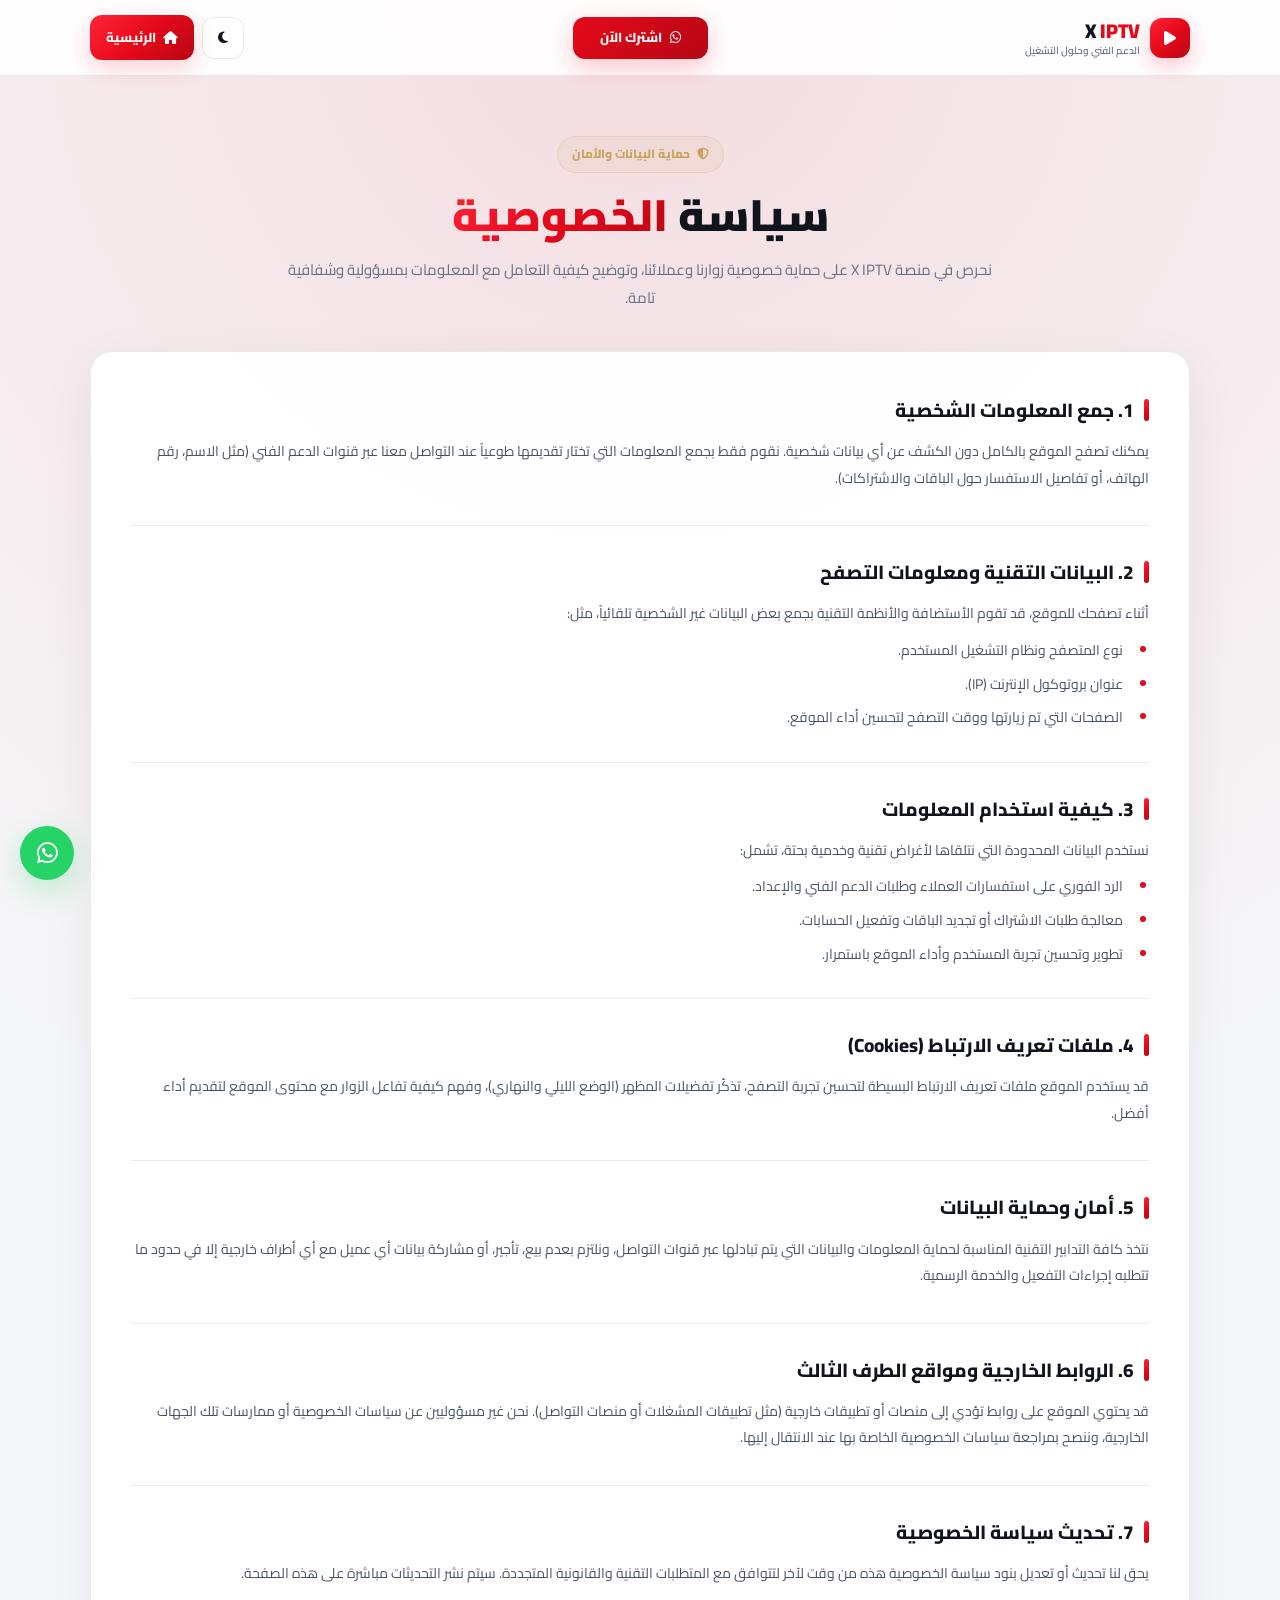
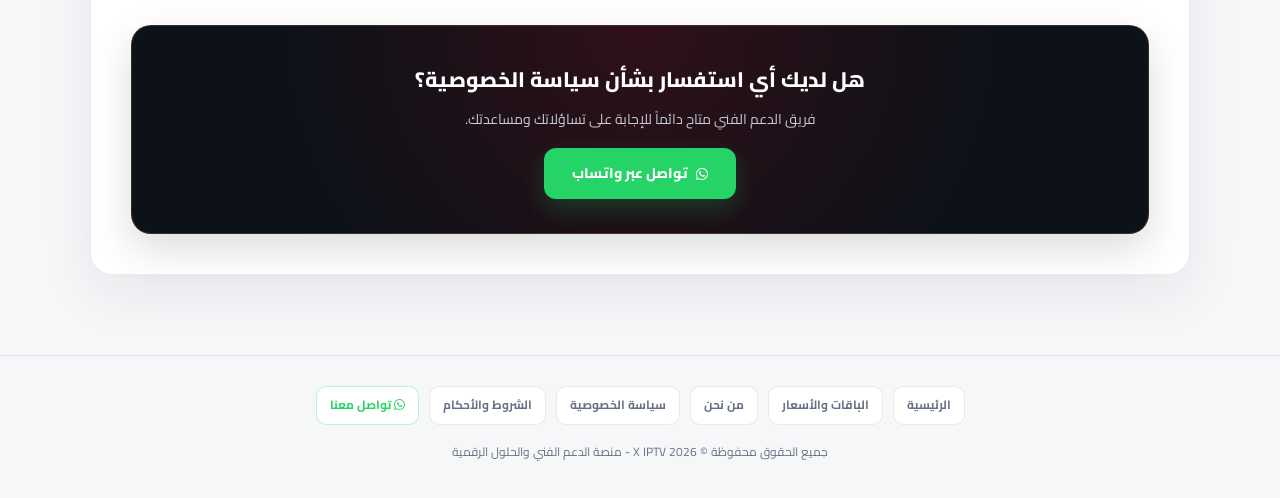
<file: privacy.html>
<!DOCTYPE html>
<html lang="ar" dir="rtl" data-theme="light">
<head>
        <!-- Google tag (gtag.js) for Google Ads AW-18462139495 -->
    <script async src="https://www.googletagmanager.com/gtag/js?id=AW-18462139495"></script>
    <script>
      window.dataLayer = window.dataLayer || [];
      function gtag(){dataLayer.push(arguments);}
      gtag('js', new Date());
      gtag('config', 'AW-18462139495');
    </script>
    <script defer src="/assets/ads-whatsapp-tracking.js"></script>
    <meta charset="UTF-8">
    <meta name="viewport" content="width=device-width, initial-scale=1.0">

    <!-- ================= SEO ================= -->
    <title>سياسة الخصوصية | X IPTV - حماية بيانات المستخدمين</title>
    <meta name="description" content="تعرف على سياسة الخصوصية في منصة X IPTV (سيرفر اكس)، وكيفية التعامل الآمن مع البيانات، ملفات تعريف الارتباط، والروابط الخارجية.">
    <meta name="robots" content="index, follow, max-image-preview:large">
    <meta name="author" content="X IPTV">

    <!-- رابط موحد نظيف بدون .html لمنع مشاكل إعادة التوجيه -->
    <link rel="canonical" href="https://xiptv.live/privacy">

    <!-- ================= FAVICON ================= -->
    <link rel="icon" type="image/x-icon" href="/favicon.ico">
    <link rel="apple-touch-icon" href="/apple-touch-icon.png">
    <meta name="theme-color" content="#e5091a">

    <!-- ================= OPEN GRAPH ================= -->
    <meta property="og:title" content="سياسة الخصوصية | X IPTV - حماية بيانات المستخدمين">
    <meta property="og:description" content="تعرف على سياسة الخصوصية في منصة X IPTV وكيفية حماية بيانات ومعلومات زوار الموقع.">
    <meta property="og:url" content="https://xiptv.live/privacy">
    <meta property="og:type" content="website">
    <meta property="og:locale" content="ar_AR">
    <meta property="og:image" content="https://xiptv.live/logo.png">
    <meta property="og:site_name" content="X IPTV">

    <!-- ================= TWITTER ================= -->
    <meta name="twitter:card" content="summary_large_image">
    <meta name="twitter:title" content="سياسة الخصوصية | X IPTV">
    <meta name="twitter:description" content="سياسة الخصوصية وحماية البيانات الشخصية في منصة X IPTV.">
    <meta name="twitter:image" content="https://xiptv.live/logo.png">

    <!-- ================= FONTS & ICONS ================= -->
    <link rel="preconnect" href="https://fonts.googleapis.com">
    <link rel="preconnect" href="https://fonts.gstatic.com" crossorigin>
    <link href="https://fonts.googleapis.com/css2?family=Cairo:wght@400;500;600;700;800;900&display=swap" rel="stylesheet">
    <link rel="stylesheet" href="https://cdnjs.cloudflare.com/ajax/libs/font-awesome/6.5.2/css/all.min.css">

    <!-- ================= STRUCTURED DATA (SEO SCHEMA) ================= -->
    <script type="application/ld+json">
    {
        "@context": "https://schema.org",
        "@type": "WebPage",
        "@id": "https://xiptv.live/privacy#webpage",
        "name": "سياسة الخصوصية | X IPTV",
        "url": "https://xiptv.live/privacy",
        "description": "سياسة الخصوصية وضوابط حماية البيانات الشخصية لزوار وعملاء منصة X IPTV.",
        "inLanguage": "ar",
        "isPartOf": {
            "@type": "WebSite",
            "@id": "https://xiptv.live/#website",
            "name": "X IPTV",
            "url": "https://xiptv.live/"
        }
    }
    </script>

    <style>
        * {
            box-sizing: border-box;
            margin: 0;
            padding: 0;
        }

        :root {
            --red: #e5091a;
            --red-dark: #b70714;
            --red-light: #ff2438;

            --gold: #c9a35b;
            --gold-light: #e2c27b;

            --dark: #080a0f;
            --dark-2: #0d1118;
            --dark-3: #151a23;

            --light: #f6f7f9;
            --white: #ffffff;

            --text: #10141c;
            --text-secondary: #475467;
            --muted: #667085;

            --border: rgba(15,23,42,.09);
            --card: rgba(255,255,255,.96);
            --card-soft: #fafafa;
            --header: rgba(255,255,255,.90);

            --hero: radial-gradient(
                circle at 50% 0%,
                rgba(229,9,26,.11),
                transparent 55%
            );

            --red-gradient: linear-gradient(135deg, #ff2438 0%, #e5091a 50%, #b70714 100%);
        }

        [data-theme="dark"] {
            --light: #080a0f;
            --white: #ffffff;
            --text: #f5f7fa;
            --text-secondary: #c5ccd6;
            --muted: #9aa4b2;

            --border: rgba(255,255,255,.09);
            --card: rgba(18,22,30,.94);
            --card-soft: #0d1219;
            --header: rgba(8,10,15,.90);

            --hero: radial-gradient(
                circle at 50% 0%,
                rgba(229,9,26,.18),
                transparent 60%
            );
        }

        html {
            scroll-behavior: smooth;
        }

        body {
            font-family: "Cairo", sans-serif;
            background: var(--hero), var(--light);
            color: var(--text);
            line-height: 1.9;
            min-height: 100vh;
            transition: background .3s ease, color .3s ease;
        }

        a {
            -webkit-tap-highlight-color: transparent;
            text-decoration: none;
            color: inherit;
        }

        .container {
            width: min(100% - 32px, 1100px);
            margin: auto;
        }

        /* =========================
           HEADER
        ========================= */
        header {
            position: sticky;
            top: 0;
            z-index: 1000;
            height: 76px;
            background: var(--header);
            backdrop-filter: blur(18px);
            -webkit-backdrop-filter: blur(18px);
            border-bottom: 1px solid var(--border);
            transition: .3s;
        }

        .header-inner {
            height: 100%;
            display: grid;
            grid-template-columns: 1fr auto 1fr;
            align-items: center;
            gap: 20px;
        }

        .brand {
            display: inline-flex;
            align-items: center;
            gap: 10px;
            color: var(--text);
            font-size: 20px;
            font-weight: 900;
            justify-self: start;
            white-space: nowrap;
        }

        .brand-icon {
            width: 40px;
            height: 40px;
            display: flex;
            align-items: center;
            justify-content: center;
            border-radius: 12px;
            color: #fff;
            background: var(--red-gradient);
            box-shadow: 0 7px 20px rgba(229,9,26,.22);
            font-size: 16px;
        }

        .brand-text {
            display: flex;
            flex-direction: column;
            line-height: 1.1;
        }

        .brand-text span {
            color: var(--red);
        }

        .brand-text small {
            font-size: 10px;
            color: var(--muted);
            font-weight: 600;
            margin-top: 3px;
        }

        /* زرار الاشتراك الاحترافي في المنتصف */
        .header-center {
            display: flex;
            align-items: center;
            justify-content: center;
        }

        .top-subscribe {
            display: inline-flex;
            align-items: center;
            justify-content: center;
            gap: 8px;
            min-width: 135px;
            height: 42px;
            padding: 0 20px;
            color: #fff;
            background: linear-gradient(135deg, var(--red), var(--red-dark));
            border-radius: 12px;
            font-size: 13px;
            font-weight: 800;
            box-shadow: 0 8px 22px rgba(229,9,26,.22);
            transition: .25s ease;
        }

        .top-subscribe:hover {
            transform: translateY(-2px);
            box-shadow: 0 12px 28px rgba(229,9,26,.32);
        }

        .header-actions {
            justify-self: end;
            display: flex;
            align-items: center;
            gap: 8px;
        }

        .theme-btn {
            width: 42px;
            height: 42px;
            border: 1px solid var(--border);
            border-radius: 12px;
            background: var(--card);
            color: var(--text);
            cursor: pointer;
            display: flex;
            align-items: center;
            justify-content: center;
            transition: .25s;
        }

        .theme-btn:hover {
            border-color: rgba(201,163,91,.4);
            color: var(--gold);
            transform: translateY(-2px);
        }

        .home-btn {
            display: inline-flex;
            align-items: center;
            justify-content: center;
            gap: 7px;
            padding: 10px 16px;
            border-radius: 12px;
            color: #fff;
            background: var(--red-gradient);
            font-size: 13px;
            font-weight: 800;
            box-shadow: 0 8px 22px rgba(229,9,26,.18);
            transition: .25s;
        }

        .home-btn:hover {
            transform: translateY(-2px);
            box-shadow: 0 11px 28px rgba(229,9,26,.28);
        }

        /* =========================
           MAIN & HERO
        ========================= */
        main {
            padding: 60px 0 80px;
        }

        .hero {
            text-align: center;
            margin-bottom: 38px;
        }

        .hero-badge {
            display: inline-flex;
            align-items: center;
            gap: 7px;
            padding: 6px 14px;
            margin-bottom: 14px;
            border-radius: 30px;
            color: var(--gold);
            background: rgba(201,163,91,.09);
            border: 1px solid rgba(201,163,91,.22);
            font-size: 12px;
            font-weight: 800;
        }

        .hero h1 {
            font-size: clamp(28px, 5vw, 44px);
            line-height: 1.3;
            margin-bottom: 12px;
            font-weight: 900;
        }

        .hero h1 span {
            background: var(--red-gradient);
            -webkit-background-clip: text;
            background-clip: text;
            color: transparent;
        }

        .hero p {
            max-width: 720px;
            margin: auto;
            color: var(--muted);
            font-size: 15px;
        }

        /* =========================
           CONTENT CARD
        ========================= */
        .content {
            background: var(--card);
            border: 1px solid var(--border);
            border-radius: 22px;
            padding: 40px;
            box-shadow: 0 18px 55px rgba(15,23,42,.07);
            transition: background .3s, border .3s, box-shadow .3s;
        }

        [data-theme="dark"] .content {
            box-shadow: 0 20px 60px rgba(0,0,0,.28);
        }

        section {
            position: relative;
            margin-bottom: 28px;
            padding-bottom: 24px;
            border-bottom: 1px solid var(--border);
        }

        section:last-of-type {
            margin-bottom: 0;
            padding-bottom: 0;
            border-bottom: 0;
        }

        section h2 {
            display: flex;
            align-items: center;
            gap: 10px;
            color: var(--text);
            font-size: 19px;
            font-weight: 800;
            margin-bottom: 10px;
        }

        section h2::before {
            content: "";
            width: 5px;
            height: 22px;
            border-radius: 5px;
            background: var(--red-gradient);
            flex-shrink: 0;
        }

        p {
            color: var(--text-secondary);
            font-size: 14px;
            margin-bottom: 10px;
        }

        ul {
            padding-right: 22px;
            color: var(--text-secondary);
            font-size: 14px;
            margin-top: 8px;
        }

        li {
            margin: 7px 0;
            padding-right: 4px;
        }

        li::marker {
            color: var(--red);
        }

        /* =========================
           CONTACT BOX
        ========================= */
        .contact-box {
            position: relative;
            overflow: hidden;
            margin-top: 38px;
            text-align: center;
            padding: 34px 20px;
            border-radius: 20px;
            background: radial-gradient(circle at 50% 0%, rgba(229,9,26,.16), transparent 65%), var(--dark-2);
            border: 1px solid rgba(201,163,91,.20);
            box-shadow: 0 15px 40px rgba(0,0,0,.14);
        }

        .contact-box h2 {
            color: #fff;
            font-size: 21px;
            font-weight: 800;
            margin-bottom: 6px;
            justify-content: center;
        }

        .contact-box h2::before {
            display: none;
        }

        .contact-box p {
            color: #c5ccd6;
            margin-bottom: 0;
            font-size: 14px;
        }

        .contact-btn {
            display: inline-flex;
            align-items: center;
            justify-content: center;
            gap: 8px;
            margin-top: 16px;
            padding: 12px 28px;
            border-radius: 12px;
            color: #fff;
            background: #25d366;
            font-size: 14px;
            font-weight: 800;
            box-shadow: 0 9px 25px rgba(37,211,102,.22);
            transition: .25s;
        }

        .contact-btn:hover {
            transform: translateY(-2px);
            box-shadow: 0 13px 30px rgba(37,211,102,.32);
        }

        /* =========================
           FOOTER
        ========================= */
        footer {
            padding: 30px 15px 35px;
            text-align: center;
            color: var(--muted);
            border-top: 1px solid var(--border);
            font-size: 12px;
        }

        .footer-links {
            display: flex;
            justify-content: center;
            align-items: center;
            gap: 10px;
            flex-wrap: wrap;
            margin-bottom: 16px;
        }

        .footer-links a {
            color: var(--muted);
            font-size: 12px;
            font-weight: 700;
            padding: 7px 13px;
            border-radius: 10px;
            border: 1px solid var(--border);
            background: var(--card);
            transition: .25s;
        }

        .footer-links a:hover {
            color: var(--red);
            border-color: rgba(229,9,26,.30);
            transform: translateY(-2px);
        }

        .footer-links .footer-contact {
            color: #25d366;
            border-color: rgba(37,211,102,.30);
        }

        .footer-links .footer-contact:hover {
            color: #fff;
            background: #25d366;
            border-color: #25d366;
        }

        /* =========================
           FLOATING WHATSAPP
        ========================= */
        .floating-whatsapp {
            position: fixed;
            bottom: 20px;
            left: 20px;
            width: 54px;
            height: 54px;
            display: flex;
            align-items: center;
            justify-content: center;
            border-radius: 50%;
            color: #fff;
            background: #25d366;
            font-size: 24px;
            box-shadow: 0 10px 30px rgba(37,211,102,.28);
            z-index: 900;
            transition: .25s;
        }

        .floating-whatsapp:hover {
            transform: translateY(-4px) scale(1.04);
        }

        /* =========================
           MOBILE RESPONSIVE
        ========================= */
        @media (max-width: 750px) {
            header { height: 70px; }
            .container { width: min(100% - 22px, 1100px); }
            .brand { font-size: 16px; }
            .brand-icon { width: 35px; height: 35px; }
            .brand-text small { display: none; }
            .top-subscribe { min-width: 105px; height: 38px; padding: 0 12px; font-size: 11px; }
            .home-btn { padding: 8px 11px; font-size: 11px; }
            .theme-btn { width: 38px; height: 38px; }
            main { padding: 40px 0 60px; }
            .content { padding: 24px 18px; border-radius: 18px; }
            section h2 { font-size: 17px; }
            p, ul { font-size: 13px; }
        }
    </style>

    <!-- منع وميض الشاشة عند التحميل في الوضع الليلي -->
    <script>
        (function() {
            const saved = localStorage.getItem("xiptv-theme") || "light";
            document.documentElement.setAttribute("data-theme", saved);
        })();
    </script>
</head>

<body>

<!-- =========================
     HEADER
========================= -->
<header>
    <div class="container header-inner">
        <a href="/" class="brand">
            <span class="brand-icon">
                <i class="fa-solid fa-play"></i>
            </span>
            <span class="brand-text">
                <div>X <span>IPTV</span></div>
                <small>الدعم الفني وحلول التشغيل</small>
            </span>
        </a>

        <!-- زرار اشتراك احترافي في المنتصف -->
        <div class="header-center">
            <a href="https://wa.me/201212515179?text=السلام%20عليكم،%20أريد%20الاشتراك%20في%20X%20IPTV"
               target="_blank" rel="noopener noreferrer" class="top-subscribe">
                <i class="fa-brands fa-whatsapp"></i>
                اشترك الآن
            </a>
        </div>

        <div class="header-actions">
            <button class="theme-btn" id="themeToggle" aria-label="تغيير المظهر">
                <i class="fa-solid fa-moon"></i>
            </button>

            <a href="/" class="home-btn">
                <i class="fa-solid fa-house"></i>
                الرئيسية
            </a>
        </div>
    </div>
</header>

<!-- =========================
     MAIN
========================= -->
<main>
    <div class="container">

        <div class="hero">
            <div class="hero-badge">
                <i class="fa-solid fa-shield-halved"></i>
                حماية البيانات والأمان
            </div>

            <h1>سياسة <span>الخصوصية</span></h1>

            <p>
                نحرص في منصة X IPTV على حماية خصوصية زوارنا وعملائنا، وتوضيح كيفية التعامل مع المعلومات بمسؤولية وشفافية تامة.
            </p>
        </div>

        <div class="content">

            <section>
                <h2>1. جمع المعلومات الشخصية</h2>
                <p>
                    يمكنك تصفح الموقع بالكامل دون الكشف عن أي بيانات شخصية. نقوم فقط بجمع المعلومات التي تختار تقديمها طوعياً عند التواصل معنا عبر قنوات الدعم الفني (مثل الاسم، رقم الهاتف، أو تفاصيل الاستفسار حول الباقات والاشتراكات).
                </p>
            </section>

            <section>
                <h2>2. البيانات التقنية ومعلومات التصفح</h2>
                <p>
                    أثناء تصفحك للموقع، قد تقوم الأستضافة والأنظمة التقنية بجمع بعض البيانات غير الشخصية تلقائياً، مثل:
                </p>
                <ul>
                    <li>نوع المتصفح ونظام التشغيل المستخدم.</li>
                    <li>عنوان بروتوكول الإنترنت (IP).</li>
                    <li>الصفحات التي تم زيارتها ووقت التصفح لتحسين أداء الموقع.</li>
                </ul>
            </section>

            <section>
                <h2>3. كيفية استخدام المعلومات</h2>
                <p>
                    نستخدم البيانات المحدودة التي نتلقاها لأغراض تقنية وخدمية بحتة، تشمل:
                </p>
                <ul>
                    <li>الرد الفوري على استفسارات العملاء وطلبات الدعم الفني والإعداد.</li>
                    <li>معالجة طلبات الاشتراك أو تجديد الباقات وتفعيل الحسابات.</li>
                    <li>تطوير وتحسين تجربة المستخدم وأداء الموقع باستمرار.</li>
                </ul>
            </section>

            <section>
                <h2>4. ملفات تعريف الارتباط (Cookies)</h2>
                <p>
                    قد يستخدم الموقع ملفات تعريف الارتباط البسيطة لتحسين تجربة التصفح، تذكّر تفضيلات المظهر (الوضع الليلي والنهاري)، وفهم كيفية تفاعل الزوار مع محتوى الموقع لتقديم أداء أفضل.
                </p>
            </section>

            <section>
                <h2>5. أمان وحماية البيانات</h2>
                <p>
                    نتخذ كافة التدابير التقنية المناسبة لحماية المعلومات والبيانات التي يتم تبادلها عبر قنوات التواصل، ونلتزم بعدم بيع، تأجير، أو مشاركة بيانات أي عميل مع أي أطراف خارجية إلا في حدود ما تتطلبه إجراءات التفعيل والخدمة الرسمية.
                </p>
            </section>

            <section>
                <h2>6. الروابط الخارجية ومواقع الطرف الثالث</h2>
                <p>
                    قد يحتوي الموقع على روابط تؤدي إلى منصات أو تطبيقات خارجية (مثل تطبيقات المشغلات أو منصات التواصل). نحن غير مسؤوليين عن سياسات الخصوصية أو ممارسات تلك الجهات الخارجية، وننصح بمراجعة سياسات الخصوصية الخاصة بها عند الانتقال إليها.
                </p>
            </section>

            <section>
                <h2>7. تحديث سياسة الخصوصية</h2>
                <p>
                    يحق لنا تحديث أو تعديل بنود سياسة الخصوصية هذه من وقت لآخر لتتوافق مع المتطلبات التقنية والقانونية المتجددة. سيتم نشر التحديثات مباشرة على هذه الصفحة.
                </p>
            </section>

            <!-- CONTACT BOX -->
            <div class="contact-box">
                <h2>هل لديك أي استفسار بشأن سياسة الخصوصية؟</h2>
                <p>فريق الدعم الفني متاح دائماً للإجابة على تساؤلاتك ومساعدتك.</p>

                <a class="contact-btn"
                   href="https://wa.me/201212515179?text=السلام%20عليكم،%20لدي%20استفسار%20بخصوص%20سياسة%20الخصوصية"
                   target="_blank" rel="noopener noreferrer">
                    <i class="fa-brands fa-whatsapp"></i>
                    تواصل عبر واتساب
                </a>
            </div>

        </div>

    </div>
</main>

<!-- =========================
     FOOTER
========================= -->
<footer>
    <div class="footer-links">
        <a href="/">الرئيسية</a>
        <a href="/#pricing">الباقات والأسعار</a>
        <a href="/about">من نحن</a>
        <a href="/privacy">سياسة الخصوصية</a>
        <a href="/terms">الشروط والأحكام</a>
        <a href="https://wa.me/201212515179?text=السلام%20عليكم،%20أريد%20التواصل%20مع%20X%20IPTV"
           target="_blank" rel="noopener noreferrer" class="footer-contact">
            <i class="fa-brands fa-whatsapp"></i>
            تواصل معنا
        </a>
    </div>

    <div>جميع الحقوق محفوظة © 2026 X IPTV - منصة الدعم الفني والحلول الرقمية</div>
</footer>

<!-- =========================
     FLOATING WHATSAPP
========================= -->
<a class="floating-whatsapp"
   href="https://wa.me/201212515179?text=السلام%20عليكم،%20أريد%20التواصل%20مع%20X%20IPTV"
   target="_blank" rel="noopener noreferrer" aria-label="تواصل معنا عبر واتساب">
    <i class="fa-brands fa-whatsapp"></i>
</a>

<!-- =========================
     THEME SCRIPT
========================= -->
<script>
    const themeToggle = document.getElementById("themeToggle");
    const html = document.documentElement;

    function updateThemeIcon() {
        const isDark = html.getAttribute("data-theme") === "dark";
        themeToggle.innerHTML = isDark
            ? '<i class="fa-solid fa-sun"></i>'
            : '<i class="fa-solid fa-moon"></i>';
    }

    updateThemeIcon();

    themeToggle.addEventListener("click", function () {
        const currentTheme = html.getAttribute("data-theme");
        const nextTheme = currentTheme === "dark" ? "light" : "dark";

        html.setAttribute("data-theme", nextTheme);
        localStorage.setItem("xiptv-theme", nextTheme);
        updateThemeIcon();
    });
</script>

</body>
</html>
</file>
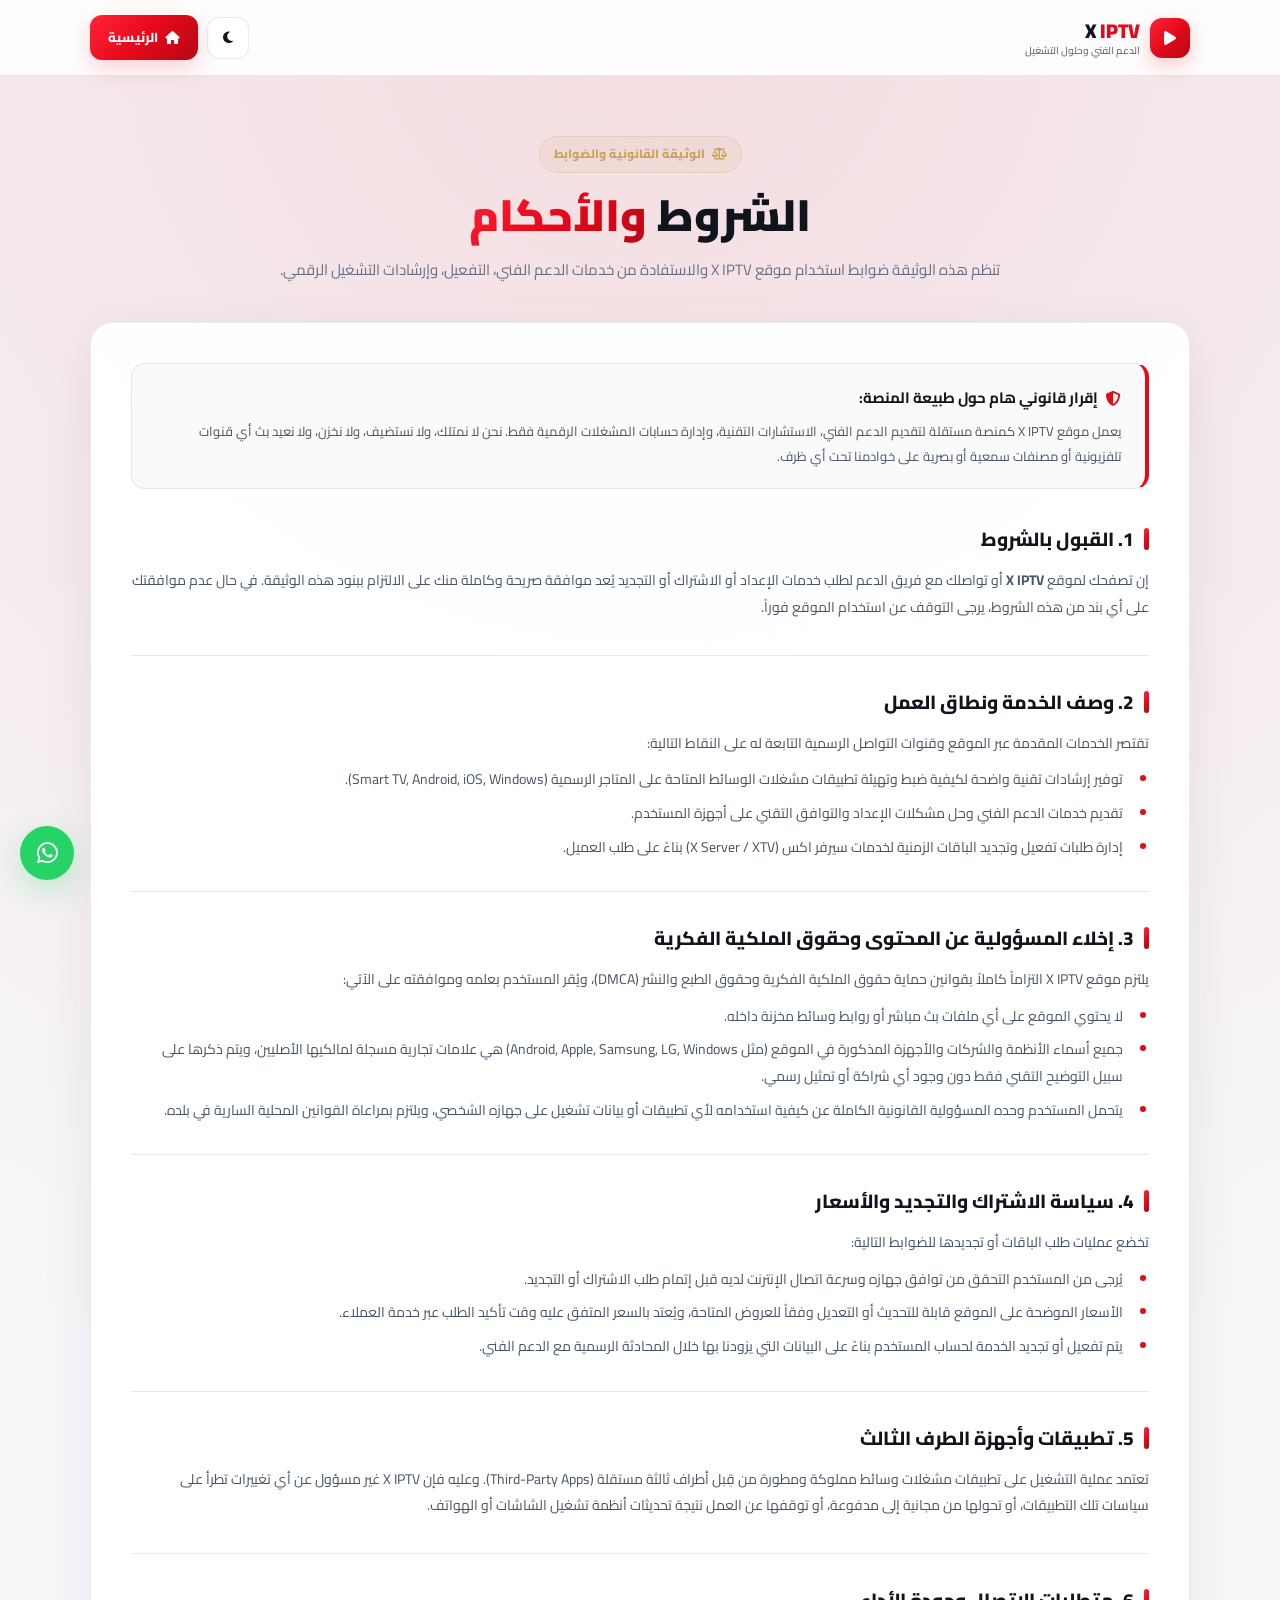
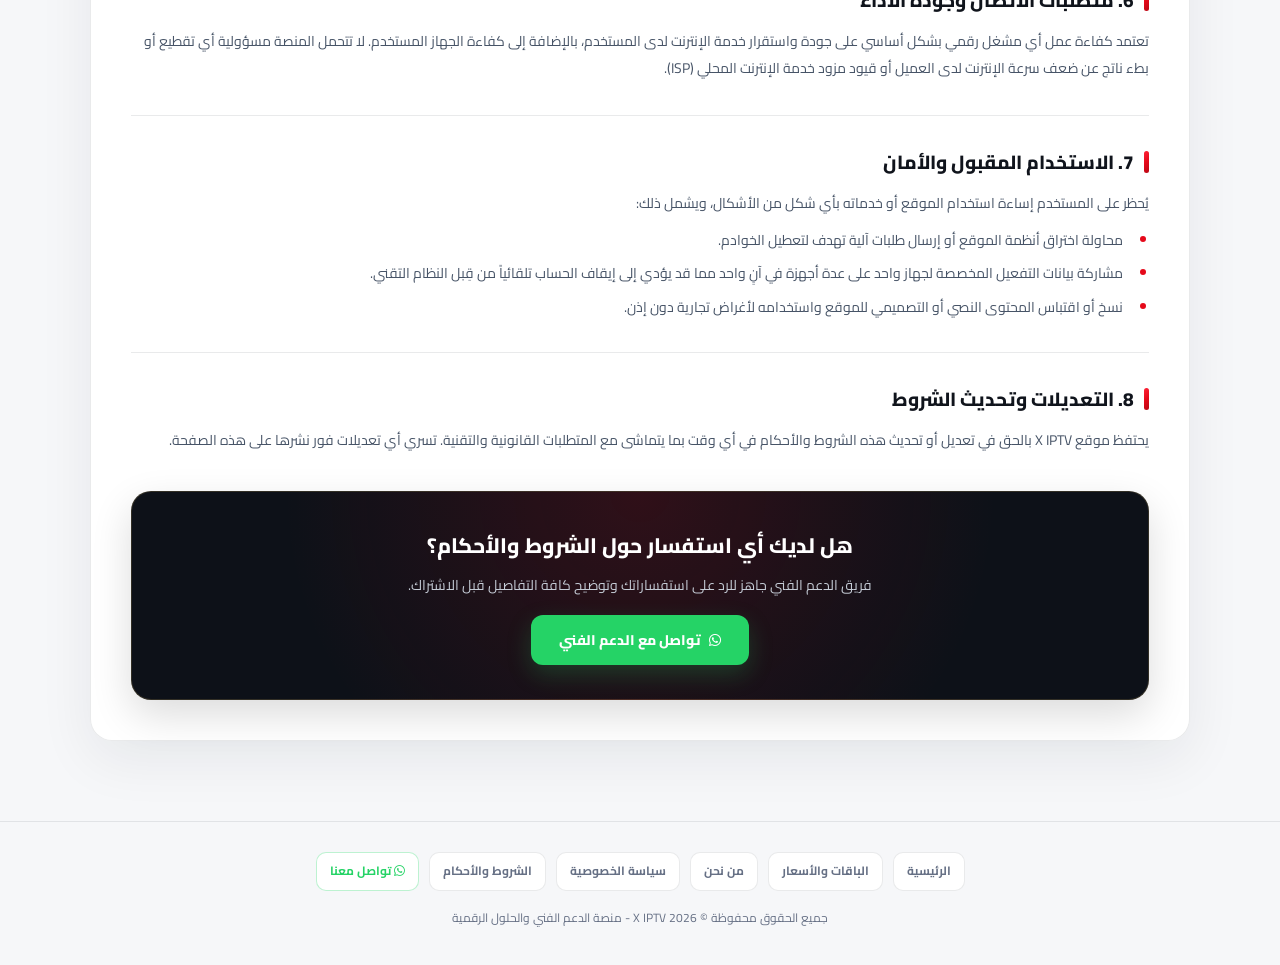
<file: terms.html>
<!DOCTYPE html>
<html lang="ar" dir="rtl" data-theme="light">
<head>
        <!-- Google tag (gtag.js) for Google Ads AW-18462139495 -->
    <script async src="https://www.googletagmanager.com/gtag/js?id=AW-18462139495"></script>
    <script>
      window.dataLayer = window.dataLayer || [];
      function gtag(){dataLayer.push(arguments);}
      gtag('js', new Date());
      gtag('config', 'AW-18462139495');
    </script>
    <script defer src="/assets/ads-whatsapp-tracking.js"></script>
    <meta charset="UTF-8">
    <meta name="viewport" content="width=device-width, initial-scale=1.0">

    <!-- ================= SEO ================= -->
    <title>الشروط والأحكام | X IPTV - سياسة الاستخدام والدعم الفني</title>
    <meta name="description" content="اطلع على الشروط والأحكام القانونية الخاصة باستخدام منصة X IPTV (سيرفر اكس)، وضوابط خدمات الدعم الفني، الاشتراك، التجديد، وإخلاء المسؤولية عن المحتوى.">
    <meta name="robots" content="index, follow, max-image-preview:large">
    <meta name="author" content="X IPTV">

    <!-- رابط موحد نظيف بدون .html لمنع مشكلة إعادة التوجيه -->
    <link rel="canonical" href="https://xiptv.live/terms">

    <!-- ================= FAVICON ================= -->
    <link rel="icon" type="image/x-icon" href="/favicon.ico">
    <link rel="apple-touch-icon" href="/apple-touch-icon.png">
    <meta name="theme-color" content="#e5091a">

    <!-- ================= OPEN GRAPH ================= -->
    <meta property="og:title" content="الشروط والأحكام | X IPTV - سياسة الاستخدام والدعم الفني">
    <meta property="og:description" content="الشروط والأحكام القانونية وضوابط استخدام منصة X IPTV وخدمات الدعم الفني والاشتراك.">
    <meta property="og:url" content="https://xiptv.live/terms">
    <meta property="og:type" content="website">
    <meta property="og:locale" content="ar_AR">
    <meta property="og:image" content="https://xiptv.live/logo.png">
    <meta property="og:site_name" content="X IPTV">

    <!-- ================= TWITTER ================= -->
    <meta name="twitter:card" content="summary_large_image">
    <meta name="twitter:title" content="الشروط والأحكام | X IPTV">
    <meta name="twitter:description" content="ضوابط وشروط استخدام منصة X IPTV وخدمات الدعم التقني والتجديد.">
    <meta name="twitter:image" content="https://xiptv.live/logo.png">

    <!-- ================= FONTS & ICONS ================= -->
    <link rel="preconnect" href="https://fonts.googleapis.com">
    <link rel="preconnect" href="https://fonts.gstatic.com" crossorigin>
    <link href="https://fonts.googleapis.com/css2?family=Cairo:wght@400;500;600;700;800;900&display=swap" rel="stylesheet">
    <link rel="stylesheet" href="https://cdnjs.cloudflare.com/ajax/libs/font-awesome/6.5.2/css/all.min.css">

    <!-- ================= STRUCTURED DATA (SEO SCHEMA) ================= -->
    <script type="application/ld+json">
    {
        "@context": "https://schema.org",
        "@type": "WebPage",
        "@id": "https://xiptv.live/terms#webpage",
        "name": "الشروط والأحكام | X IPTV",
        "url": "https://xiptv.live/terms",
        "description": "الشروط والأحكام القانونية الخاصة باستخدام منصة X IPTV وخدمات الدعم الفني والتفعيل الرقمي.",
        "inLanguage": "ar",
        "isPartOf": {
            "@type": "WebSite",
            "@id": "https://xiptv.live/#website",
            "name": "X IPTV",
            "url": "https://xiptv.live/"
        }
    }
    </script>

    <style>
        * {
            box-sizing: border-box;
            margin: 0;
            padding: 0;
        }

        :root {
            --red: #e5091a;
            --red-dark: #b70714;
            --red-light: #ff2438;

            --gold: #c9a35b;
            --gold-light: #e2c27b;

            --dark: #080a0f;
            --dark-2: #0d1118;
            --dark-3: #151a23;

            --light: #f6f7f9;
            --white: #ffffff;

            --text: #10141c;
            --text-secondary: #475467;
            --muted: #667085;

            --border: rgba(15,23,42,.09);
            --card: rgba(255,255,255,.96);
            --card-soft: #fafafa;
            --header: rgba(255,255,255,.90);

            --hero: radial-gradient(
                circle at 50% 0%,
                rgba(229,9,26,.11),
                transparent 55%
            );

            --red-gradient: linear-gradient(135deg, #ff2438 0%, #e5091a 50%, #b70714 100%);
        }

        [data-theme="dark"] {
            --light: #080a0f;
            --white: #ffffff;
            --text: #f5f7fa;
            --text-secondary: #c5ccd6;
            --muted: #9aa4b2;

            --border: rgba(255,255,255,.09);
            --card: rgba(18,22,30,.94);
            --card-soft: #0d1219;
            --header: rgba(8,10,15,.90);

            --hero: radial-gradient(
                circle at 50% 0%,
                rgba(229,9,26,.18),
                transparent 60%
            );
        }

        html {
            scroll-behavior: smooth;
        }

        body {
            font-family: "Cairo", sans-serif;
            background: var(--hero), var(--light);
            color: var(--text);
            line-height: 1.9;
            min-height: 100vh;
            transition: background .3s ease, color .3s ease;
        }

        a {
            -webkit-tap-highlight-color: transparent;
            text-decoration: none;
            color: inherit;
        }

        .container {
            width: min(100% - 32px, 1100px);
            margin: auto;
        }

        /* =========================
           HEADER
        ========================= */
        header {
            position: sticky;
            top: 0;
            z-index: 1000;
            height: 76px;
            background: var(--header);
            backdrop-filter: blur(18px);
            -webkit-backdrop-filter: blur(18px);
            border-bottom: 1px solid var(--border);
            transition: .3s;
        }

        .header-inner {
            height: 100%;
            display: flex;
            align-items: center;
            justify-content: space-between;
            gap: 15px;
        }

        .brand {
            display: inline-flex;
            align-items: center;
            gap: 10px;
            color: var(--text);
            font-size: 20px;
            font-weight: 900;
            white-space: nowrap;
        }

        .brand-icon {
            width: 40px;
            height: 40px;
            display: flex;
            align-items: center;
            justify-content: center;
            border-radius: 12px;
            color: #fff;
            background: var(--red-gradient);
            box-shadow: 0 7px 20px rgba(229,9,26,.22);
            font-size: 16px;
        }

        .brand-text {
            display: flex;
            flex-direction: column;
            line-height: 1.1;
        }

        .brand-text span {
            color: var(--red);
        }

        .brand-text small {
            font-size: 10px;
            color: var(--muted);
            font-weight: 600;
            margin-top: 3px;
        }

        .header-actions {
            display: flex;
            align-items: center;
            gap: 9px;
        }

        .theme-btn {
            width: 42px;
            height: 42px;
            border: 1px solid var(--border);
            border-radius: 12px;
            background: var(--card);
            color: var(--text);
            cursor: pointer;
            display: flex;
            align-items: center;
            justify-content: center;
            transition: .25s;
        }

        .theme-btn:hover {
            border-color: rgba(201,163,91,.4);
            color: var(--gold);
            transform: translateY(-2px);
        }

        .home-btn {
            display: inline-flex;
            align-items: center;
            justify-content: center;
            gap: 7px;
            padding: 10px 18px;
            border-radius: 12px;
            color: #fff;
            background: var(--red-gradient);
            font-size: 13px;
            font-weight: 800;
            box-shadow: 0 8px 22px rgba(229,9,26,.18);
            transition: .25s;
        }

        .home-btn:hover {
            transform: translateY(-2px);
            box-shadow: 0 11px 28px rgba(229,9,26,.28);
        }

        /* =========================
           MAIN & HERO
        ========================= */
        main {
            padding: 60px 0 80px;
        }

        .hero {
            text-align: center;
            margin-bottom: 38px;
        }

        .hero-badge {
            display: inline-flex;
            align-items: center;
            gap: 7px;
            padding: 6px 14px;
            margin-bottom: 14px;
            border-radius: 30px;
            color: var(--gold);
            background: rgba(201,163,91,.09);
            border: 1px solid rgba(201,163,91,.22);
            font-size: 12px;
            font-weight: 800;
        }

        .hero h1 {
            font-size: clamp(28px, 5vw, 44px);
            line-height: 1.3;
            margin-bottom: 12px;
            font-weight: 900;
        }

        .hero h1 span {
            background: var(--red-gradient);
            -webkit-background-clip: text;
            background-clip: text;
            color: transparent;
        }

        .hero p {
            max-width: 720px;
            margin: auto;
            color: var(--muted);
            font-size: 15px;
        }

        /* =========================
           CONTENT CARD
        ========================= */
        .content {
            background: var(--card);
            border: 1px solid var(--border);
            border-radius: 22px;
            padding: 40px;
            box-shadow: 0 18px 55px rgba(15,23,42,.07);
            transition: background .3s, border .3s, box-shadow .3s;
        }

        [data-theme="dark"] .content {
            box-shadow: 0 20px 60px rgba(0,0,0,.28);
        }

        .legal-notice {
            padding: 20px 24px;
            background: var(--card-soft);
            border: 1px solid var(--border);
            border-right: 4px solid var(--red);
            border-radius: 14px;
            margin-bottom: 32px;
        }

        .legal-notice strong {
            display: flex;
            align-items: center;
            gap: 8px;
            font-size: 15px;
            color: var(--text);
            margin-bottom: 6px;
        }

        .legal-notice strong i {
            color: var(--red);
        }

        .legal-notice p {
            margin-bottom: 0;
            font-size: 13px;
            color: var(--text-secondary);
        }

        section {
            position: relative;
            margin-bottom: 28px;
            padding-bottom: 24px;
            border-bottom: 1px solid var(--border);
        }

        section:last-of-type {
            margin-bottom: 0;
            padding-bottom: 0;
            border-bottom: 0;
        }

        section h2 {
            display: flex;
            align-items: center;
            gap: 10px;
            color: var(--text);
            font-size: 19px;
            font-weight: 800;
            margin-bottom: 10px;
        }

        section h2::before {
            content: "";
            width: 5px;
            height: 22px;
            border-radius: 5px;
            background: var(--red-gradient);
            flex-shrink: 0;
        }

        p {
            color: var(--text-secondary);
            font-size: 14px;
            margin-bottom: 10px;
        }

        ul {
            padding-right: 22px;
            color: var(--text-secondary);
            font-size: 14px;
            margin-top: 8px;
        }

        li {
            margin: 7px 0;
            padding-right: 4px;
        }

        li::marker {
            color: var(--red);
        }

        /* =========================
           CONTACT BOX
        ========================= */
        .contact-box {
            position: relative;
            overflow: hidden;
            margin-top: 38px;
            text-align: center;
            padding: 34px 20px;
            border-radius: 20px;
            background: radial-gradient(circle at 50% 0%, rgba(229,9,26,.16), transparent 65%), var(--dark-2);
            border: 1px solid rgba(201,163,91,.20);
            box-shadow: 0 15px 40px rgba(0,0,0,.14);
        }

        .contact-box h2 {
            color: #fff;
            font-size: 21px;
            font-weight: 800;
            margin-bottom: 6px;
            justify-content: center;
        }

        .contact-box h2::before {
            display: none;
        }

        .contact-box p {
            color: #c5ccd6;
            margin-bottom: 0;
            font-size: 14px;
        }

        .contact-btn {
            display: inline-flex;
            align-items: center;
            justify-content: center;
            gap: 8px;
            margin-top: 16px;
            padding: 12px 28px;
            border-radius: 12px;
            color: #fff;
            background: #25d366;
            font-size: 14px;
            font-weight: 800;
            box-shadow: 0 9px 25px rgba(37,211,102,.22);
            transition: .25s;
        }

        .contact-btn:hover {
            transform: translateY(-2px);
            box-shadow: 0 13px 30px rgba(37,211,102,.32);
        }

        /* =========================
           FOOTER
        ========================= */
        footer {
            padding: 30px 15px 35px;
            text-align: center;
            color: var(--muted);
            border-top: 1px solid var(--border);
            font-size: 12px;
        }

        .footer-links {
            display: flex;
            justify-content: center;
            align-items: center;
            gap: 10px;
            flex-wrap: wrap;
            margin-bottom: 16px;
        }

        .footer-links a {
            color: var(--muted);
            font-size: 12px;
            font-weight: 700;
            padding: 7px 13px;
            border-radius: 10px;
            border: 1px solid var(--border);
            background: var(--card);
            transition: .25s;
        }

        .footer-links a:hover {
            color: var(--red);
            border-color: rgba(229,9,26,.30);
            transform: translateY(-2px);
        }

        .footer-links .footer-contact {
            color: #25d366;
            border-color: rgba(37,211,102,.30);
        }

        .footer-links .footer-contact:hover {
            color: #fff;
            background: #25d366;
            border-color: #25d366;
        }

        /* =========================
           FLOATING WHATSAPP
        ========================= */
        .floating-whatsapp {
            position: fixed;
            bottom: 20px;
            left: 20px;
            width: 54px;
            height: 54px;
            display: flex;
            align-items: center;
            justify-content: center;
            border-radius: 50%;
            color: #fff;
            background: #25d366;
            font-size: 24px;
            box-shadow: 0 10px 30px rgba(37,211,102,.28);
            z-index: 900;
            transition: .25s;
        }

        .floating-whatsapp:hover {
            transform: translateY(-4px) scale(1.04);
        }

        /* =========================
           MOBILE RESPONSIVE
        ========================= */
        @media (max-width: 700px) {
            header { height: 70px; }
            .container { width: min(100% - 22px, 1100px); }
            .brand { font-size: 17px; }
            .brand-icon { width: 35px; height: 35px; }
            .brand-text small { display: none; }
            .home-btn { padding: 8px 13px; font-size: 12px; }
            .theme-btn { width: 38px; height: 38px; }
            main { padding: 40px 0 60px; }
            .content { padding: 24px 18px; border-radius: 18px; }
            section h2 { font-size: 17px; }
            p, ul { font-size: 13px; }
        }
    </style>

    <!-- منع وميض الشاشة عند التحميل في الوضع الليلي -->
    <script>
        (function() {
            const saved = localStorage.getItem("xiptv-theme") || "light";
            document.documentElement.setAttribute("data-theme", saved);
        })();
    </script>
</head>

<body>

<!-- =========================
     HEADER
========================= -->
<header>
    <div class="container header-inner">
        <a href="/" class="brand">
            <span class="brand-icon">
                <i class="fa-solid fa-play"></i>
            </span>
            <span class="brand-text">
                <div>X <span>IPTV</span></div>
                <small>الدعم الفني وحلول التشغيل</small>
            </span>
        </a>

        <div class="header-actions">
            <button class="theme-btn" id="themeToggle" aria-label="تغيير المظهر">
                <i class="fa-solid fa-moon"></i>
            </button>

            <a href="/" class="home-btn">
                <i class="fa-solid fa-house"></i>
                الرئيسية
            </a>
        </div>
    </div>
</header>

<!-- =========================
     MAIN
========================= -->
<main>
    <div class="container">

        <div class="hero">
            <div class="hero-badge">
                <i class="fa-solid fa-scale-balanced"></i>
                الوثيقة القانونية والضوابط
            </div>

            <h1>الشروط <span>والأحكام</span></h1>

            <p>
                تنظم هذه الوثيقة ضوابط استخدام موقع X IPTV والاستفادة من خدمات الدعم الفني، التفعيل، وإرشادات التشغيل الرقمي.
            </p>
        </div>

        <div class="content">

            <!-- تنبيه قانوني بارز لحماية الموقع أمام جوجل والجهات القانونية -->
            <div class="legal-notice">
                <strong><i class="fa-solid fa-shield-halved"></i> إقرار قانوني هام حول طبيعة المنصة:</strong>
                <p>
                    يعمل موقع X IPTV كمنصة مستقلة لتقديم الدعم الفني، الاستشارات التقنية، وإدارة حسابات المشغلات الرقمية فقط. نحن لا نمتلك، ولا نستضيف، ولا نخزن، ولا نعيد بث أي قنوات تلفزيونية أو مصنفات سمعية أو بصرية على خوادمنا تحت أي ظرف.
                </p>
            </div>

            <section>
                <h2>1. القبول بالشروط</h2>
                <p>
                    إن تصفحك لموقع <strong>X IPTV</strong> أو تواصلك مع فريق الدعم لطلب خدمات الإعداد أو الاشتراك أو التجديد يُعد موافقة صريحة وكاملة منك على الالتزام ببنود هذه الوثيقة. في حال عدم موافقتك على أي بند من هذه الشروط، يرجى التوقف عن استخدام الموقع فوراً.
                </p>
            </section>

            <section>
                <h2>2. وصف الخدمة ونطاق العمل</h2>
                <p>
                    تقتصر الخدمات المقدمة عبر الموقع وقنوات التواصل الرسمية التابعة له على النقاط التالية:
                </p>
                <ul>
                    <li>توفير إرشادات تقنية واضحة لكيفية ضبط وتهيئة تطبيقات مشغلات الوسائط المتاحة على المتاجر الرسمية (Smart TV, Android, iOS, Windows).</li>
                    <li>تقديم خدمات الدعم الفني وحل مشكلات الإعداد والتوافق التقني على أجهزة المستخدم.</li>
                    <li>إدارة طلبات تفعيل وتجديد الباقات الزمنية لخدمات سيرفر اكس (X Server / XTV) بناءً على طلب العميل.</li>
                </ul>
            </section>

            <section>
                <h2>3. إخلاء المسؤولية عن المحتوى وحقوق الملكية الفكرية</h2>
                <p>
                    يلتزم موقع X IPTV التزاماً كاملاً بقوانين حماية حقوق الملكية الفكرية وحقوق الطبع والنشر (DMCA)، ويُقر المستخدم بعلمه وموافقته على الآتي:
                </p>
                <ul>
                    <li>لا يحتوي الموقع على أي ملفات بث مباشر أو روابط وسائط مخزنة داخله.</li>
                    <li>جميع أسماء الأنظمة والشركات والأجهزة المذكورة في الموقع (مثل Android, Apple, Samsung, LG, Windows) هي علامات تجارية مسجلة لمالكيها الأصليين، ويتم ذكرها على سبيل التوضيح التقني فقط دون وجود أي شراكة أو تمثيل رسمي.</li>
                    <li>يتحمل المستخدم وحده المسؤولية القانونية الكاملة عن كيفية استخدامه لأي تطبيقات أو بيانات تشغيل على جهازه الشخصي، ويلتزم بمراعاة القوانين المحلية السارية في بلده.</li>
                </ul>
            </section>

            <section>
                <h2>4. سياسة الاشتراك والتجديد والأسعار</h2>
                <p>
                    تخضع عمليات طلب الباقات أو تجديدها للضوابط التالية:
                </p>
                <ul>
                    <li>يُرجى من المستخدم التحقق من توافق جهازه وسرعة اتصال الإنترنت لديه قبل إتمام طلب الاشتراك أو التجديد.</li>
                    <li>الأسعار الموضحة على الموقع قابلة للتحديث أو التعديل وفقاً للعروض المتاحة، ويُعتد بالسعر المتفق عليه وقت تأكيد الطلب عبر خدمة العملاء.</li>
                    <li>يتم تفعيل أو تجديد الخدمة لحساب المستخدم بناءً على البيانات التي يزودنا بها خلال المحادثة الرسمية مع الدعم الفني.</li>
                </ul>
            </section>

            <section>
                <h2>5. تطبيقات وأجهزة الطرف الثالث</h2>
                <p>
                    تعتمد عملية التشغيل على تطبيقات مشغلات وسائط مملوكة ومطورة من قِبل أطراف ثالثة مستقلة (Third-Party Apps). وعليه فإن X IPTV غير مسؤول عن أي تغييرات تطرأ على سياسات تلك التطبيقات، أو تحولها من مجانية إلى مدفوعة، أو توقفها عن العمل نتيجة تحديثات أنظمة تشغيل الشاشات أو الهواتف.
                </p>
            </section>

            <section>
                <h2>6. متطلبات الاتصال وجودة الأداء</h2>
                <p>
                    تعتمد كفاءة عمل أي مشغل رقمي بشكل أساسي على جودة واستقرار خدمة الإنترنت لدى المستخدم، بالإضافة إلى كفاءة الجهاز المستخدم. لا تتحمل المنصة مسؤولية أي تقطيع أو بطء ناتج عن ضعف سرعة الإنترنت لدى العميل أو قيود مزود خدمة الإنترنت المحلي (ISP).
                </p>
            </section>

            <section>
                <h2>7. الاستخدام المقبول والأمان</h2>
                <p>
                    يُحظر على المستخدم إساءة استخدام الموقع أو خدماته بأي شكل من الأشكال، ويشمل ذلك:
                </p>
                <ul>
                    <li>محاولة اختراق أنظمة الموقع أو إرسال طلبات آلية تهدف لتعطيل الخوادم.</li>
                    <li>مشاركة بيانات التفعيل المخصصة لجهاز واحد على عدة أجهزة في آنٍ واحد مما قد يؤدي إلى إيقاف الحساب تلقائياً من قِبل النظام التقني.</li>
                    <li>نسخ أو اقتباس المحتوى النصي أو التصميمي للموقع واستخدامه لأغراض تجارية دون إذن.</li>
                </ul>
            </section>

            <section>
                <h2>8. التعديلات وتحديث الشروط</h2>
                <p>
                    يحتفظ موقع X IPTV بالحق في تعديل أو تحديث هذه الشروط والأحكام في أي وقت بما يتماشى مع المتطلبات القانونية والتقنية. تسري أي تعديلات فور نشرها على هذه الصفحة.
                </p>
            </section>

            <!-- CONTACT BOX -->
            <div class="contact-box">
                <h2>هل لديك أي استفسار حول الشروط والأحكام؟</h2>
                <p>فريق الدعم الفني جاهز للرد على استفساراتك وتوضيح كافة التفاصيل قبل الاشتراك.</p>

                <a class="contact-btn"
                   href="https://wa.me/201212515179?text=السلام%20عليكم،%20لدي%20استفسار%20حول%20خدمات%20X%20IPTV"
                   target="_blank" rel="noopener noreferrer">
                    <i class="fa-brands fa-whatsapp"></i>
                    تواصل مع الدعم الفني
                </a>
            </div>

        </div>

    </div>
</main>

<!-- =========================
     FOOTER
========================= -->
<footer>
    <div class="footer-links">
        <a href="/">الرئيسية</a>
        <a href="/#pricing">الباقات والأسعار</a>
        <a href="/about">من نحن</a>
        <a href="/privacy">سياسة الخصوصية</a>
        <a href="/terms">الشروط والأحكام</a>
        <a href="https://wa.me/201212515179?text=السلام%20عليكم،%20أريد%20التواصل%20مع%20X%20IPTV"
           target="_blank" rel="noopener noreferrer" class="footer-contact">
            <i class="fa-brands fa-whatsapp"></i>
            تواصل معنا
        </a>
    </div>

    <div>جميع الحقوق محفوظة © 2026 X IPTV - منصة الدعم الفني والحلول الرقمية</div>
</footer>

<!-- =========================
     FLOATING WHATSAPP
========================= -->
<a class="floating-whatsapp"
   href="https://wa.me/201212515179?text=السلام%20عليكم،%20أريد%20التواصل%20مع%20X%20IPTV"
   target="_blank" rel="noopener noreferrer" aria-label="تواصل معنا عبر واتساب">
    <i class="fa-brands fa-whatsapp"></i>
</a>

<!-- =========================
     THEME SCRIPT
========================= -->
<script>
    const themeToggle = document.getElementById("themeToggle");
    const html = document.documentElement;

    function updateThemeIcon() {
        const isDark = html.getAttribute("data-theme") === "dark";
        themeToggle.innerHTML = isDark
            ? '<i class="fa-solid fa-sun"></i>'
            : '<i class="fa-solid fa-moon"></i>';
    }

    updateThemeIcon();

    themeToggle.addEventListener("click", function () {
        const currentTheme = html.getAttribute("data-theme");
        const nextTheme = currentTheme === "dark" ? "light" : "dark";

        html.setAttribute("data-theme", nextTheme);
        localStorage.setItem("xiptv-theme", nextTheme);
        updateThemeIcon();
    });
</script>

</body>
</html>
</file>
<file: assets/styles.css>
:root {
    --red: #e5091a;
    --red-dark: #b70714;
    --red-light: #ff2438;
    --gold: #c9a35b;
    --gold-light: #e2c27b;
    --dark: #080a0f;
    --dark-2: #0d1118;
    --dark-3: #151a23;
    --light: #f6f7f9;
    --white: #ffffff;
    --text: #10141c;
    --muted: #667085;
    --border: rgba(15, 23, 42, .09);
    --card: rgba(255, 255, 255, .94);
    --header: rgba(255, 255, 255, .88);
    --hero: radial-gradient(circle at 50% 0%, rgba(229, 9, 26, .13), transparent 55%);
    --red-gradient: linear-gradient(135deg, #ff2438 0%, #e5091a 50%, #b70714 100%);
    --gold-gradient: linear-gradient(135deg, #e2c27b, #b88938);
    --shadow: 0 18px 45px rgba(15, 23, 42, .06);
    --radius: 22px;
}

[data-theme="dark"] {
    --light: #080a0f;
    --white: #ffffff;
    --text: #ffffff;
    --muted: #9aa4b2;
    --border: rgba(255, 255, 255, .09);
    --card: rgba(18, 22, 30, .92);
    --header: rgba(8, 10, 15, .90);
    --hero: radial-gradient(circle at 50% 0%, rgba(229, 9, 26, .20), transparent 60%);
    --shadow: 0 18px 45px rgba(0, 0, 0, .28);
}

* { margin: 0; padding: 0; box-sizing: border-box; }

html {
    width: 100%;
    max-width: 100%;
    overflow-x: hidden;
    scroll-behavior: smooth;
}

body {
    width: 100%;
    max-width: 100%;
    background: var(--light);
    color: var(--text);
    overflow-x: hidden;
    font-family: 'Cairo', sans-serif;
    line-height: 1.7;
}

a { color: inherit; }
button { font-family: inherit; }

.skip-link {
    position: absolute;
    right: 16px;
    top: -60px;
    z-index: 2000;
    background: var(--red);
    color: #fff;
    padding: 10px 16px;
    border-radius: 10px;
    font-weight: 800;
    text-decoration: none;
}
.skip-link:focus { top: 12px; }

.scroll-progress {
    position: fixed;
    top: 0;
    right: 0;
    left: 0;
    height: 3px;
    z-index: 1200;
    background: transparent;
}
.scroll-progress span {
    display: block;
    height: 100%;
    width: 0;
    background: var(--red-gradient);
}

header {
    position: fixed;
    top: 0;
    right: 0;
    width: 100%;
    height: 76px;
    padding: 0 6%;
    display: flex;
    align-items: center;
    justify-content: space-between;
    gap: 16px;
    background: var(--header);
    backdrop-filter: blur(20px);
    -webkit-backdrop-filter: blur(20px);
    border-bottom: 1px solid var(--border);
    z-index: 1000;
}

.brand-logo {
    display: flex;
    align-items: center;
    gap: 12px;
    text-decoration: none;
    min-width: 0;
}

.logo-graphic {
    display: flex;
    align-items: center;
    font-size: 30px;
    font-weight: 900;
    line-height: 1;
    flex-shrink: 0;
}
.logo-graphic .arrows {
    color: var(--red);
    margin-left: 2px;
    filter: drop-shadow(0 0 7px rgba(229, 9, 26, .45));
}
.logo-graphic .x-white { color: var(--text); font-weight: 900; }

.brand-text-container { display: flex; flex-direction: column; text-align: right; min-width: 0; }
.brand-text-top { font-size: 11px; font-weight: 700; color: var(--muted); }
.brand-text-bottom {
    font-size: 21px;
    font-weight: 900;
    background: var(--gold-gradient);
    -webkit-background-clip: text;
    background-clip: text;
    -webkit-text-fill-color: transparent;
    line-height: 1.1;
}

.site-nav { display: flex; align-items: center; gap: 6px; }
.site-nav a {
    text-decoration: none;
    font-size: 14px;
    font-weight: 800;
    color: var(--muted);
    padding: 8px 12px;
    border-radius: 999px;
    transition: .25s;
}
.site-nav a:hover,
.site-nav a.active { color: var(--text); background: rgba(229, 9, 26, .08); }

.header-actions { display: flex; align-items: center; gap: 10px; flex-shrink: 0; }

.menu-toggle {
    display: none;
    width: 42px;
    height: 42px;
    border-radius: 50%;
    border: 1px solid var(--border);
    background: var(--card);
    color: var(--text);
    cursor: pointer;
}

.theme-toggle-btn,
.language-toggle-btn {
    height: 42px;
    border-radius: 21px;
    border: 1px solid var(--border);
    background: var(--card);
    color: var(--text);
    display: flex;
    align-items: center;
    justify-content: center;
    cursor: pointer;
    transition: .3s;
    flex-shrink: 0;
    text-decoration: none;
}
.theme-toggle-btn { width: 42px; font-size: 17px; }
.language-toggle-btn {
    min-width: 42px;
    padding: 0 10px;
    font-family: Inter, sans-serif;
    font-size: 12px;
    font-weight: 800;
}
.theme-toggle-btn:hover,
.language-toggle-btn:hover {
    color: var(--red);
    border-color: var(--red);
}

.nav-btn,
.btn-main {
    background: var(--red-gradient);
    color: #fff;
    text-decoration: none;
    font-weight: 800;
    box-shadow: 0 8px 25px rgba(229, 9, 26, .25);
    transition: .3s;
    border: none;
    cursor: pointer;
}
.nav-btn {
    padding: 9px 22px;
    border-radius: 30px;
    font-size: 14px;
    white-space: nowrap;
}
.nav-btn:hover,
.btn-main:hover {
    transform: translateY(-3px);
    box-shadow: 0 12px 30px rgba(229, 9, 26, .40);
}

.ticker-wrap {
    position: fixed;
    top: 76px;
    right: 0;
    left: 0;
    width: 100%;
    overflow: hidden;
    background: var(--dark-2);
    border-bottom: 1px solid rgba(255, 255, 255, .06);
    padding: 11px 0;
    z-index: 999;
}
.ticker-wrap::before,
.ticker-wrap::after {
    content: "";
    position: absolute;
    top: 0;
    bottom: 0;
    width: 60px;
    z-index: 2;
    pointer-events: none;
}
.ticker-wrap::before { right: 0; background: linear-gradient(to left, var(--dark-2), transparent); }
.ticker-wrap::after { left: 0; background: linear-gradient(to right, var(--dark-2), transparent); }
.ticker-track {
    display: inline-flex;
    align-items: center;
    width: max-content;
    animation: tickerScroll 48s linear infinite;
}
@keyframes tickerScroll {
    0% { transform: translateX(0); }
    100% { transform: translateX(-50%); }
}
.ticker-item {
    display: inline-flex;
    align-items: center;
    gap: 8px;
    margin: 0 6px;
    padding: 8px 18px;
    border-radius: 30px;
    font-size: 13px;
    font-weight: 800;
    text-decoration: none;
    white-space: nowrap;
    transition: .3s;
}
.ticker-item.accent-red { color: #ffb4bb; background: rgba(229, 9, 26, .14); border: 1px solid rgba(229, 9, 26, .30); }
.ticker-item.accent-gold { color: var(--gold-light); background: rgba(201, 163, 91, .14); border: 1px solid rgba(201, 163, 91, .32); }
.ticker-item:hover { transform: translateY(-2px); }

.hero {
    padding: 196px 7% 64px;
    text-align: center;
    position: relative;
    background: var(--hero);
}
.hero::before {
    content: "";
    position: absolute;
    width: 500px;
    height: 500px;
    background: rgba(229, 9, 26, .04);
    filter: blur(100px);
    border-radius: 50%;
    top: 80px;
    left: 50%;
    transform: translateX(-50%);
    pointer-events: none;
}

.badge-pill {
    position: relative;
    display: inline-flex;
    align-items: center;
    gap: 8px;
    padding: 7px 18px;
    border-radius: 30px;
    color: var(--red);
    background: rgba(229, 9, 26, .07);
    border: 1px solid rgba(229, 9, 26, .20);
    font-size: 13px;
    font-weight: 800;
    margin-bottom: 22px;
}

.hero h1 {
    position: relative;
    font-size: clamp(32px, 5vw, 54px);
    line-height: 1.28;
    font-weight: 900;
    margin-bottom: 18px;
}
.red-text { color: var(--red); text-shadow: 0 0 25px rgba(229, 9, 26, .18); }
.silver-text {
    background: var(--gold-gradient);
    -webkit-background-clip: text;
    background-clip: text;
    -webkit-text-fill-color: transparent;
}
.hero p {
    position: relative;
    max-width: 760px;
    margin: auto auto 28px;
    color: var(--muted);
    font-size: 17px;
    line-height: 2;
}
.hero-buttons {
    position: relative;
    display: flex;
    justify-content: center;
    gap: 12px;
    flex-wrap: wrap;
}
.btn-main, .btn-sec {
    padding: 14px 30px;
    border-radius: 30px;
    font-size: 15px;
    display: inline-flex;
    align-items: center;
    gap: 8px;
}
.btn-sec {
    background: var(--card);
    border: 1px solid var(--border);
    color: var(--text);
    text-decoration: none;
    font-weight: 800;
    transition: .3s;
}
.btn-sec:hover { border-color: var(--red); color: var(--red); transform: translateY(-3px); }

.trust-banner {
    max-width: 1050px;
    margin: 38px auto 0;
    padding: 16px 20px;
    display: flex;
    justify-content: center;
    gap: 22px;
    flex-wrap: wrap;
    background: var(--card);
    border: 1px solid var(--border);
    border-radius: 18px;
    box-shadow: var(--shadow);
}
.trust-item {
    display: flex;
    align-items: center;
    gap: 7px;
    color: var(--muted);
    font-size: 13px;
    font-weight: 700;
}
.trust-item i { color: var(--gold); font-size: 16px; }

.promo-slider { padding: 0 7% 60px; position: relative; }
.slider-box {
    position: relative;
    max-width: 760px;
    margin: auto;
    background: var(--card);
    border: 1px solid var(--border);
    border-radius: 26px;
    padding: 50px 60px 40px;
    text-align: center;
    overflow: hidden;
    min-height: 230px;
    display: flex;
    align-items: center;
    justify-content: center;
    box-shadow: var(--shadow);
}
.slide { display: none; width: 100%; position: relative; z-index: 1; }
.slide.active { display: block; animation: slideIn .6s cubic-bezier(.22, 1, .36, 1); }
@keyframes slideIn {
    from { opacity: 0; transform: translateY(16px) scale(.98); }
    to { opacity: 1; transform: translateY(0) scale(1); }
}
.slide-icon-circle {
    width: 66px;
    height: 66px;
    border-radius: 50%;
    display: flex;
    align-items: center;
    justify-content: center;
    margin: 0 auto 20px;
    box-shadow: 0 12px 26px rgba(229, 9, 26, .28);
}
.slide-icon-circle.accent-red { background: var(--red-gradient); }
.slide-icon-circle.accent-gold { background: var(--gold-gradient); box-shadow: 0 12px 26px rgba(201, 163, 91, .30); }
.slide-icon-circle i { font-size: 26px; color: #fff; }
.slide-tag {
    display: inline-block;
    padding: 5px 15px;
    border-radius: 20px;
    font-size: 11.5px;
    font-weight: 800;
    margin-bottom: 14px;
}
.slide-tag.accent-red { color: var(--red); background: rgba(229, 9, 26, .08); border: 1px solid rgba(229, 9, 26, .20); }
.slide-tag.accent-gold { color: var(--gold); background: rgba(201, 163, 91, .10); border: 1px solid rgba(201, 163, 91, .25); }
.slide h3 { font-size: 23px; font-weight: 900; margin-bottom: 10px; line-height: 1.5; }
.slide p { color: var(--muted); font-size: 14px; line-height: 1.9; max-width: 480px; margin: auto; }
.slider-nav {
    position: absolute;
    top: 50%;
    transform: translateY(-50%);
    width: 38px;
    height: 38px;
    border-radius: 50%;
    border: 1px solid var(--border);
    background: var(--card);
    color: var(--text);
    display: flex;
    align-items: center;
    justify-content: center;
    cursor: pointer;
    font-size: 13px;
    z-index: 2;
    transition: .3s;
}
.slider-nav:hover { color: #fff; background: var(--red-gradient); border-color: transparent; }
.slider-nav.prev { left: 14px; }
.slider-nav.next { right: 14px; }
.slider-dots {
    position: absolute;
    bottom: 18px;
    left: 50%;
    transform: translateX(-50%);
    display: flex;
    gap: 8px;
    z-index: 2;
}
.dot {
    width: 8px;
    height: 8px;
    border-radius: 50%;
    background: var(--border);
    cursor: pointer;
    transition: .3s;
    border: none;
    padding: 0;
}
.dot.active { width: 24px; border-radius: 6px; background: var(--red); }
.slider-progress-track {
    position: absolute;
    bottom: 0;
    left: 0;
    right: 0;
    height: 3px;
    background: var(--border);
    z-index: 2;
}
.slider-progress-bar { height: 100%; width: 0%; background: var(--red-gradient); }
.slider-progress-bar.animate { transition: width 4.5s linear; width: 100%; }

.stats-section {
    display: grid;
    grid-template-columns: repeat(4, 1fr);
    background: var(--dark-2);
    padding: 35px 7%;
    border-top: 1px solid rgba(255, 255, 255, .05);
    border-bottom: 1px solid rgba(255, 255, 255, .05);
    text-align: center;
}
.stat-item { position: relative; padding: 5px 15px; }
.stat-item:not(:last-child)::after {
    content: "";
    position: absolute;
    left: 0;
    top: 15%;
    height: 70%;
    width: 1px;
    background: rgba(255, 255, 255, .08);
}
.stat-item h3 { color: #fff; font-size: 31px; font-weight: 900; }
.percent-red, .plus-red { color: var(--red) !important; }
.stat-item p { color: #8993a2; font-size: 13px; margin-top: 2px; }

.pricing-section, .apps-section, .faq-section, .steps-section, .reseller-section, .page-section {
    padding: 85px 7%;
    text-align: center;
}
.section-title { font-size: clamp(27px, 4vw, 38px); font-weight: 900; margin-bottom: 10px; }
.section-subtitle { color: var(--muted); font-size: 15px; margin-bottom: 30px; }

.region-selector {
    display: inline-flex;
    padding: 5px;
    background: var(--card);
    border: 1px solid var(--border);
    border-radius: 40px;
    margin-bottom: 48px;
}
.region-btn {
    border: none;
    background: transparent;
    color: var(--muted);
    padding: 9px 25px;
    border-radius: 30px;
    font-size: 14px;
    font-weight: 800;
    cursor: pointer;
    transition: .3s;
}
.region-btn.active {
    color: #fff;
    background: var(--red-gradient);
    box-shadow: 0 5px 18px rgba(229, 9, 26, .25);
}

.pricing-grid {
    display: grid;
    grid-template-columns: repeat(3, 1fr);
    gap: 24px;
    max-width: 1150px;
    margin: auto;
}
.price-card {
    position: relative;
    padding: 35px 28px;
    background: var(--card);
    border: 1px solid var(--border);
    border-radius: var(--radius);
    text-align: right;
    box-shadow: var(--shadow);
    transition: .35s;
}
.price-card:hover { transform: translateY(-7px); border-color: rgba(229, 9, 26, .35); }
.price-card.featured {
    border: 1px solid rgba(229, 9, 26, .65);
    box-shadow: 0 15px 45px rgba(229, 9, 26, .12);
    transform: translateY(-8px);
}
.badge-popular {
    position: absolute;
    top: -13px;
    right: 50%;
    transform: translateX(50%);
    background: var(--red-gradient);
    color: #fff;
    padding: 5px 17px;
    border-radius: 20px;
    font-size: 11px;
    font-weight: 800;
    white-space: nowrap;
}
.price-card h3 { font-size: 20px; font-weight: 900; text-align: center; margin-bottom: 17px; }
.price { text-align: center; color: var(--red); font-size: 42px; font-weight: 900; margin-bottom: 20px; }
.price span { font-size: 14px; color: var(--muted); font-weight: 600; }
.features-list { list-style: none; margin-bottom: 28px; }
.features-list li {
    display: flex;
    align-items: center;
    gap: 9px;
    padding: 11px 0;
    border-bottom: 1px solid var(--border);
    color: var(--muted);
    font-size: 13.5px;
}
.features-list li i { color: var(--gold); font-size: 12px; }
.card-btn {
    display: block;
    width: 100%;
    text-align: center;
    padding: 12px;
    border-radius: 30px;
    text-decoration: none;
    font-size: 14px;
    font-weight: 800;
    background: rgba(229, 9, 26, .07);
    border: 1px solid rgba(229, 9, 26, .15);
    color: var(--text);
    transition: .3s;
}
.card-btn:hover { background: var(--red-gradient); color: #fff; border-color: transparent; }
.featured .card-btn { background: var(--red-gradient); color: #fff; border: none; }

.steps-grid {
    display: grid;
    grid-template-columns: repeat(4, 1fr);
    gap: 18px;
    max-width: 1100px;
    margin: 0 auto;
}
.step-card {
    background: var(--card);
    border: 1px solid var(--border);
    border-radius: 20px;
    padding: 26px 18px;
    text-align: center;
    transition: .3s;
}
.step-card:hover { transform: translateY(-6px); border-color: rgba(229, 9, 26, .3); }
.step-num {
    width: 38px;
    height: 38px;
    margin: 0 auto 14px;
    border-radius: 50%;
    display: grid;
    place-items: center;
    color: #fff;
    font-weight: 900;
    background: var(--red-gradient);
}
.step-card h3 { font-size: 16px; margin-bottom: 8px; }
.step-card p { color: var(--muted); font-size: 13px; line-height: 1.8; }

.seo-info-section {
    padding: 75px 7%;
    background: var(--dark-2);
    color: #fff;
    text-align: right;
}
.seo-info-container { max-width: 1000px; margin: auto; }
.seo-info-section h2 { font-size: 30px; font-weight: 900; margin-bottom: 20px; }
.seo-info-section h3 { color: var(--gold-light); font-size: 21px; margin: 30px 0 10px; }
.seo-info-section p { color: #aeb6c2; line-height: 2; font-size: 15px; margin-bottom: 13px; }
.seo-info-section ul { padding-right: 23px; color: #aeb6c2; line-height: 2; }
.seo-info-section li { margin-bottom: 6px; }

.accordion-container, .faq-container {
    max-width: 900px;
    margin: 35px auto 0;
    display: flex;
    flex-direction: column;
    gap: 12px;
}
.accordion-item, .faq-item {
    background: var(--card);
    border: 1px solid var(--border);
    border-radius: 16px;
    overflow: hidden;
    text-align: right;
}
.accordion-header, .faq-item button {
    display: flex;
    align-items: center;
    justify-content: space-between;
    width: 100%;
    padding: 18px 22px;
    cursor: pointer;
    font-weight: 800;
    font-size: 15px;
    background: none;
    border: none;
    color: inherit;
    text-align: inherit;
    transition: .3s;
}
.accordion-header:hover, .faq-item button:hover { color: var(--red); }
.icon-device { color: var(--red); margin-left: 8px; }
.toggle-icon { color: var(--muted); transition: .3s; }
.accordion-content, .faq-item .faq-answer {
    max-height: 0;
    overflow: hidden;
    padding: 0 22px;
    color: var(--muted);
    font-size: 14px;
    line-height: 2;
    transition: max-height .4s ease, padding .4s ease;
}
.accordion-item.active .accordion-content,
.faq-item.active .faq-answer {
    max-height: 1200px;
    padding: 20px 22px;
    border-top: 1px solid var(--border);
}
.accordion-item.active .toggle-icon,
.faq-item.active .toggle-icon { transform: rotate(180deg); color: var(--red); }

.rich-desc-box {
    background: rgba(229, 9, 26, .035);
    border: 1px solid rgba(229, 9, 26, .12);
    border-radius: 15px;
    padding: 22px;
    margin-bottom: 18px;
}
.rich-desc-box h3 { color: var(--red); margin-bottom: 8px; font-size: 18px; display: flex; align-items: center; gap: 8px; }
.feature-bullets { display: grid; grid-template-columns: repeat(2, 1fr); gap: 10px; margin: 15px 0; }
.feature-bullet-item {
    display: flex;
    align-items: flex-start;
    gap: 9px;
    padding: 13px;
    background: rgba(201, 163, 91, .06);
    border-right: 3px solid var(--gold);
    border-radius: 10px;
}
.feature-bullet-item i { color: var(--gold) !important; font-size: 17px; margin-top: 4px; }
.download-btn-inline {
    display: inline-block;
    padding: 6px 15px;
    margin: 5px;
    background: var(--red-gradient);
    color: #fff !important;
    border-radius: 20px;
    text-decoration: none;
    font-weight: 800;
    font-size: 13px;
}
.code-badge {
    direction: ltr;
    display: inline-flex;
    align-items: center;
    gap: 6px;
    padding: 4px 10px;
    border-radius: 7px;
    color: var(--gold-light);
    background: rgba(201, 163, 91, .10);
    border: 1px solid rgba(201, 163, 91, .25);
    font-weight: 900;
    cursor: pointer;
}
.code-badge:hover { border-color: var(--gold); }

.reseller-section { background: var(--hero); }
.reseller-grid {
    display: grid;
    grid-template-columns: repeat(4, 1fr);
    gap: 18px;
    max-width: 1100px;
    margin: 35px auto;
}
.reseller-card {
    background: var(--card);
    border: 1px solid var(--border);
    border-radius: 20px;
    padding: 28px 20px;
    transition: .3s;
}
.reseller-card:hover { transform: translateY(-6px); border-color: rgba(229, 9, 26, .35); }
.reseller-card i {
    width: 54px;
    height: 54px;
    border-radius: 50%;
    display: inline-flex;
    align-items: center;
    justify-content: center;
    color: #fff;
    font-size: 22px;
    background: var(--red-gradient);
    margin-bottom: 14px;
}
.reseller-card:nth-child(even) i { background: var(--gold-gradient); }
.reseller-card h3 { font-size: 16px; font-weight: 900; margin-bottom: 8px; }
.reseller-card p { color: var(--muted); font-size: 13px; line-height: 1.9; }
.reseller-steps { display: flex; justify-content: center; gap: 14px; flex-wrap: wrap; max-width: 900px; margin: 0 auto 32px; }
.reseller-step {
    display: flex;
    align-items: center;
    gap: 10px;
    padding: 10px 18px;
    border-radius: 30px;
    background: var(--card);
    border: 1px solid var(--border);
    font-size: 13px;
    font-weight: 800;
}
.reseller-step b {
    width: 26px;
    height: 26px;
    border-radius: 50%;
    background: var(--red-gradient);
    color: #fff;
    display: inline-flex;
    align-items: center;
    justify-content: center;
    font-size: 12px;
}

.page-hero { padding: 120px 7% 40px; text-align: center; background: var(--hero); }
.page-hero h1 { font-size: clamp(28px, 4vw, 42px); font-weight: 900; margin-bottom: 12px; }
.page-hero p { color: var(--muted); max-width: 680px; margin: auto; }
.legal-content { max-width: 860px; margin: 0 auto; text-align: right; }
.legal-content h2 { font-size: 22px; margin: 28px 0 10px; }
.legal-content p, .legal-content li { color: var(--muted); line-height: 2; margin-bottom: 12px; }
.legal-content ul { padding-right: 22px; }

footer {
    padding: 36px 7% 28px;
    background: #05070b;
    color: #737d8d;
    text-align: center;
    font-size: 12px;
    border-top: 1px solid rgba(255, 255, 255, .05);
}
footer strong { color: #fff; }
.footer-links {
    display: flex;
    justify-content: center;
    align-items: center;
    flex-wrap: wrap;
    gap: 10px;
    margin-top: 17px;
}
.footer-links a {
    display: inline-flex;
    align-items: center;
    justify-content: center;
    gap: 7px;
    padding: 8px 15px;
    border-radius: 11px;
    text-decoration: none;
    color: #aeb6c2;
    background: rgba(255, 255, 255, .025);
    border: 1px solid rgba(255, 255, 255, .07);
    font-size: 12px;
    font-weight: 700;
    transition: all .3s ease;
}
.footer-links a:hover {
    color: var(--gold-light);
    border-color: rgba(201, 163, 91, .35);
    background: rgba(201, 163, 91, .07);
    transform: translateY(-2px);
}
.footer-links .footer-contact {
    color: #fff;
    background: rgba(37, 211, 102, .10);
    border-color: rgba(37, 211, 102, .25);
}
.footer-links .footer-contact i { color: #25d366; }
.footer-links .footer-contact:hover {
    color: #fff;
    background: #25d366;
    border-color: #25d366;
    box-shadow: 0 6px 20px rgba(37, 211, 102, .22);
}
.footer-links .footer-contact:hover i { color: #fff; }

.whatsapp-float {
    position: fixed;
    left: 22px;
    bottom: 22px;
    width: 58px;
    height: 58px;
    display: flex;
    align-items: center;
    justify-content: center;
    border-radius: 50%;
    background: #25d366;
    color: #fff;
    font-size: 28px;
    text-decoration: none;
    box-shadow: 0 8px 25px rgba(37, 211, 102, .30);
    z-index: 9999;
    transition: .3s;
    animation: pulseWa 2.6s infinite;
}
.whatsapp-float:hover { transform: scale(1.08); }
@keyframes pulseWa {
    0%, 100% { box-shadow: 0 8px 25px rgba(37, 211, 102, .30); }
    50% { box-shadow: 0 8px 32px rgba(37, 211, 102, .55); }
}

.mobile-cta {
    display: none;
    position: fixed;
    right: 0;
    left: 0;
    bottom: 0;
    z-index: 998;
    padding: 10px 14px 14px;
    background: linear-gradient(to top, var(--light), transparent);
}
.mobile-cta a {
    display: flex;
    align-items: center;
    justify-content: center;
    gap: 8px;
    width: 100%;
    padding: 13px;
    border-radius: 16px;
    background: var(--red-gradient);
    color: #fff;
    text-decoration: none;
    font-weight: 900;
}

.toast {
    position: fixed;
    bottom: 92px;
    left: 50%;
    transform: translateX(-50%) translateY(20px);
    background: var(--dark-2);
    color: #fff;
    padding: 10px 16px;
    border-radius: 12px;
    font-size: 13px;
    font-weight: 800;
    opacity: 0;
    pointer-events: none;
    transition: .3s;
    z-index: 10000;
}
.toast.show { opacity: 1; transform: translateX(-50%) translateY(0); }

/* الحالة الافتراضية: المحتوى ظاهر بالكامل لعناكب جوجل وأي متصفح */
.reveal {
    opacity: 1;
    transform: none;
    transition: .6s cubic-bezier(.22, 1, .36, 1);
}

/* لا يتم إخفاء العنصر لعمل الأنيميشن إلا لو الجافاسكريبت شغال ومفعل */
.js-ready .reveal:not(.visible) {
    opacity: 0;
    transform: translateY(18px);
}

.reveal.visible {
    opacity: 1;
    transform: none;
}

[dir="ltr"] body, [dir="ltr"] button, [dir="ltr"] a { font-family: Inter, 'Cairo', sans-serif; }
[dir="ltr"] .brand-text-container,
[dir="ltr"] .price-card,
[dir="ltr"] .accordion-item,
[dir="ltr"] .faq-item,
[dir="ltr"] .legal-content,
[dir="ltr"] .seo-info-section { text-align: left; }
[dir="ltr"] .feature-bullet-item { border-right: 0; border-left: 3px solid var(--gold); }
[dir="ltr"] .seo-info-section ul, [dir="ltr"] .legal-content ul { padding-right: 0; padding-left: 23px; }
[dir="ltr"] .icon-device { margin-left: 0; margin-right: 8px; }
[dir="ltr"] .whatsapp-float { left: auto; right: 22px; }

@media (max-width: 980px) {
    .site-nav {
        display: none;
        position: absolute;
        top: 76px;
        right: 16px;
        left: 16px;
        background: var(--card);
        border: 1px solid var(--border);
        border-radius: 16px;
        padding: 10px;
        flex-direction: column;
        align-items: stretch;
        box-shadow: var(--shadow);
    }
    header.nav-open .site-nav { display: flex; }
    .menu-toggle { display: flex; align-items: center; justify-content: center; }
    .pricing-grid, .steps-grid { grid-template-columns: 1fr; max-width: 520px; margin-left: auto; margin-right: auto; }
    .reseller-grid { grid-template-columns: repeat(2, 1fr); }
    .stats-section { grid-template-columns: repeat(2, 1fr); gap: 20px; }
    .stat-item:not(:last-child)::after { display: none; }
    .price-card.featured { transform: none; }
}

@media (max-width: 600px) {
    header { height: 66px; padding: 0 16px; }
    .ticker-wrap { top: 66px; padding: 8px 0; }
    .hero { padding: 165px 18px 45px; }
    .hero h1 { font-size: clamp(26px, 8vw, 34px); }
    .hero p { font-size: 13px; }
    .hero-buttons { flex-direction: column; }
    .btn-main, .btn-sec { width: 100%; justify-content: center; }
    .promo-slider, .pricing-section, .apps-section, .faq-section, .steps-section, .reseller-section, .page-section { padding-left: 16px; padding-right: 16px; }
    .slider-box { padding: 38px 22px 34px; }
    .feature-bullets, .reseller-grid { grid-template-columns: 1fr; }
    .nav-btn { padding: 7px 12px; font-size: 11px; }
    footer { padding: 25px 16px 92px; }
    .whatsapp-float { width: 52px; height: 52px; left: 16px; bottom: 78px; }
    [dir="ltr"] .whatsapp-float { left: auto; right: 16px; }
    .mobile-cta { display: block; }
}

@media (prefers-reduced-motion: reduce) {
    *, *::before, *::after {
        animation: none !important;
        transition: none !important;
        scroll-behavior: auto !important;
    }
    .reveal { opacity: 1 !important; transform: none !important; }
}
</file>
